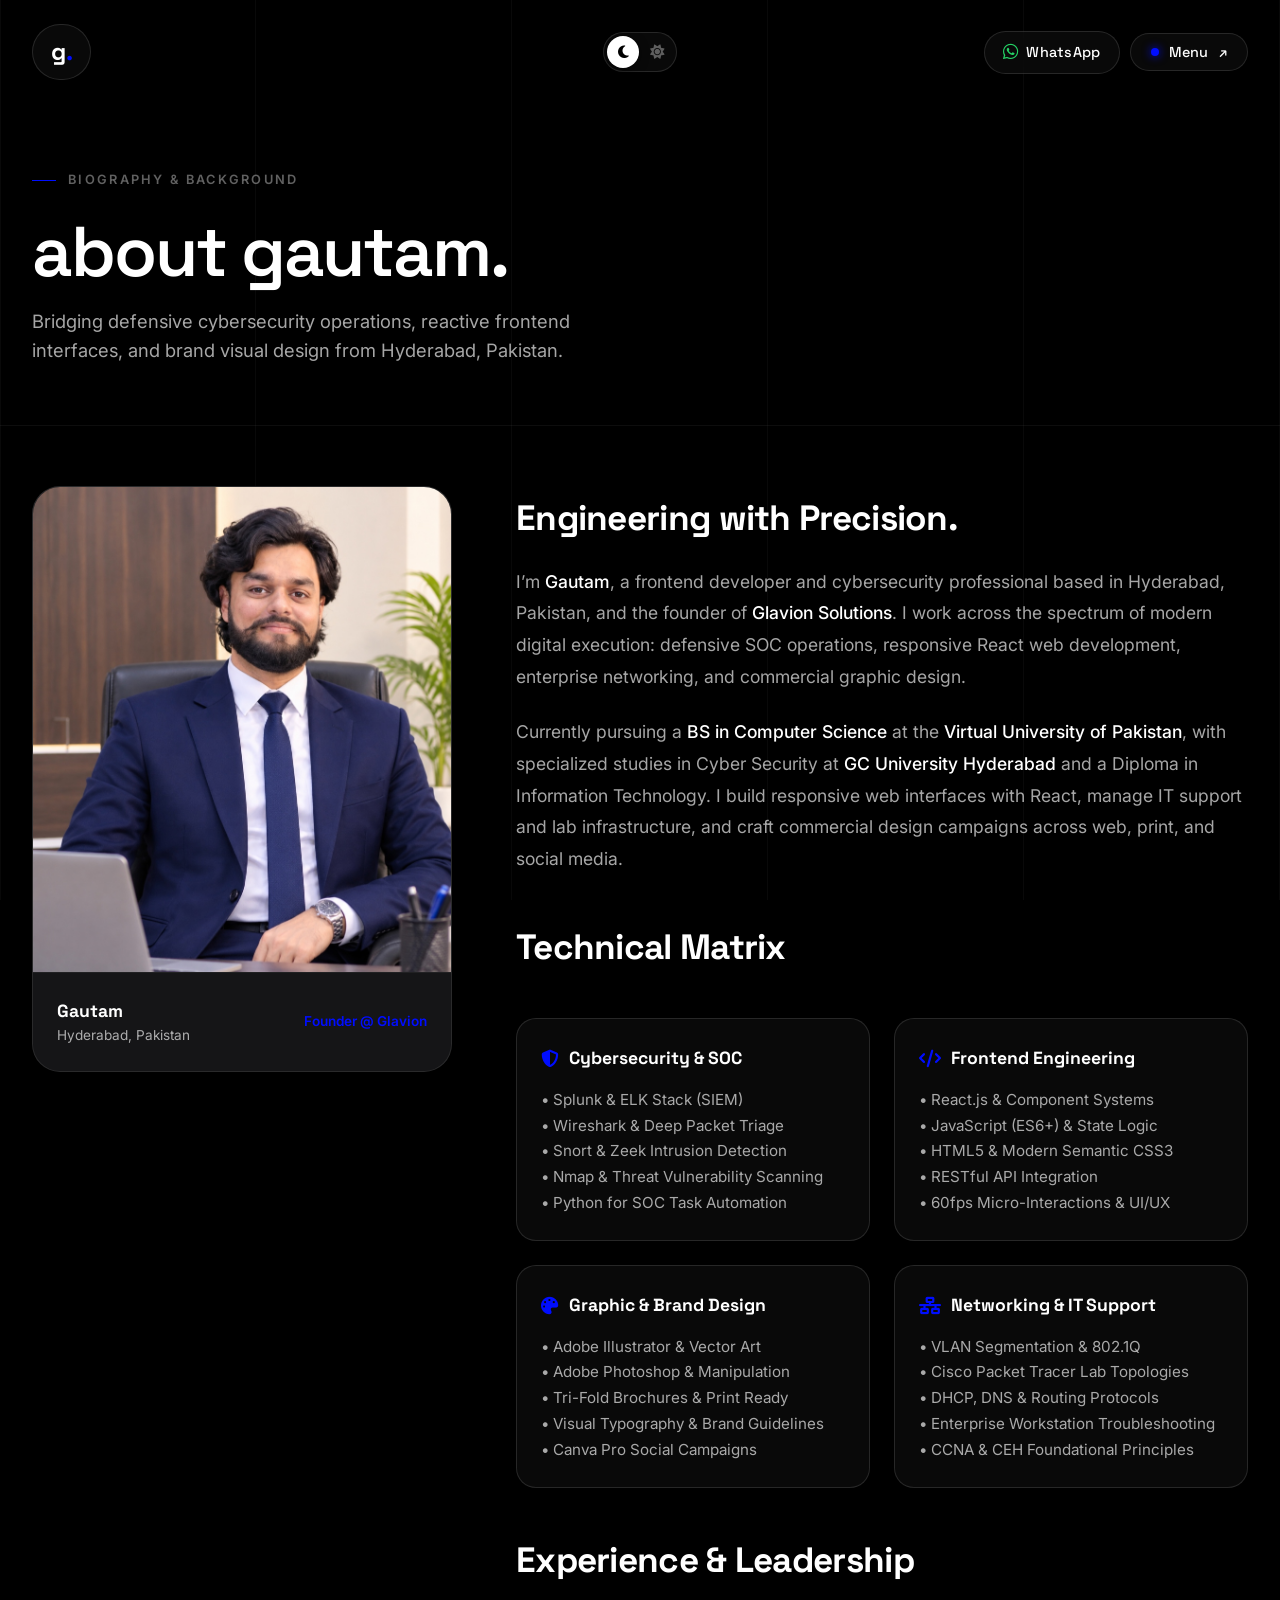
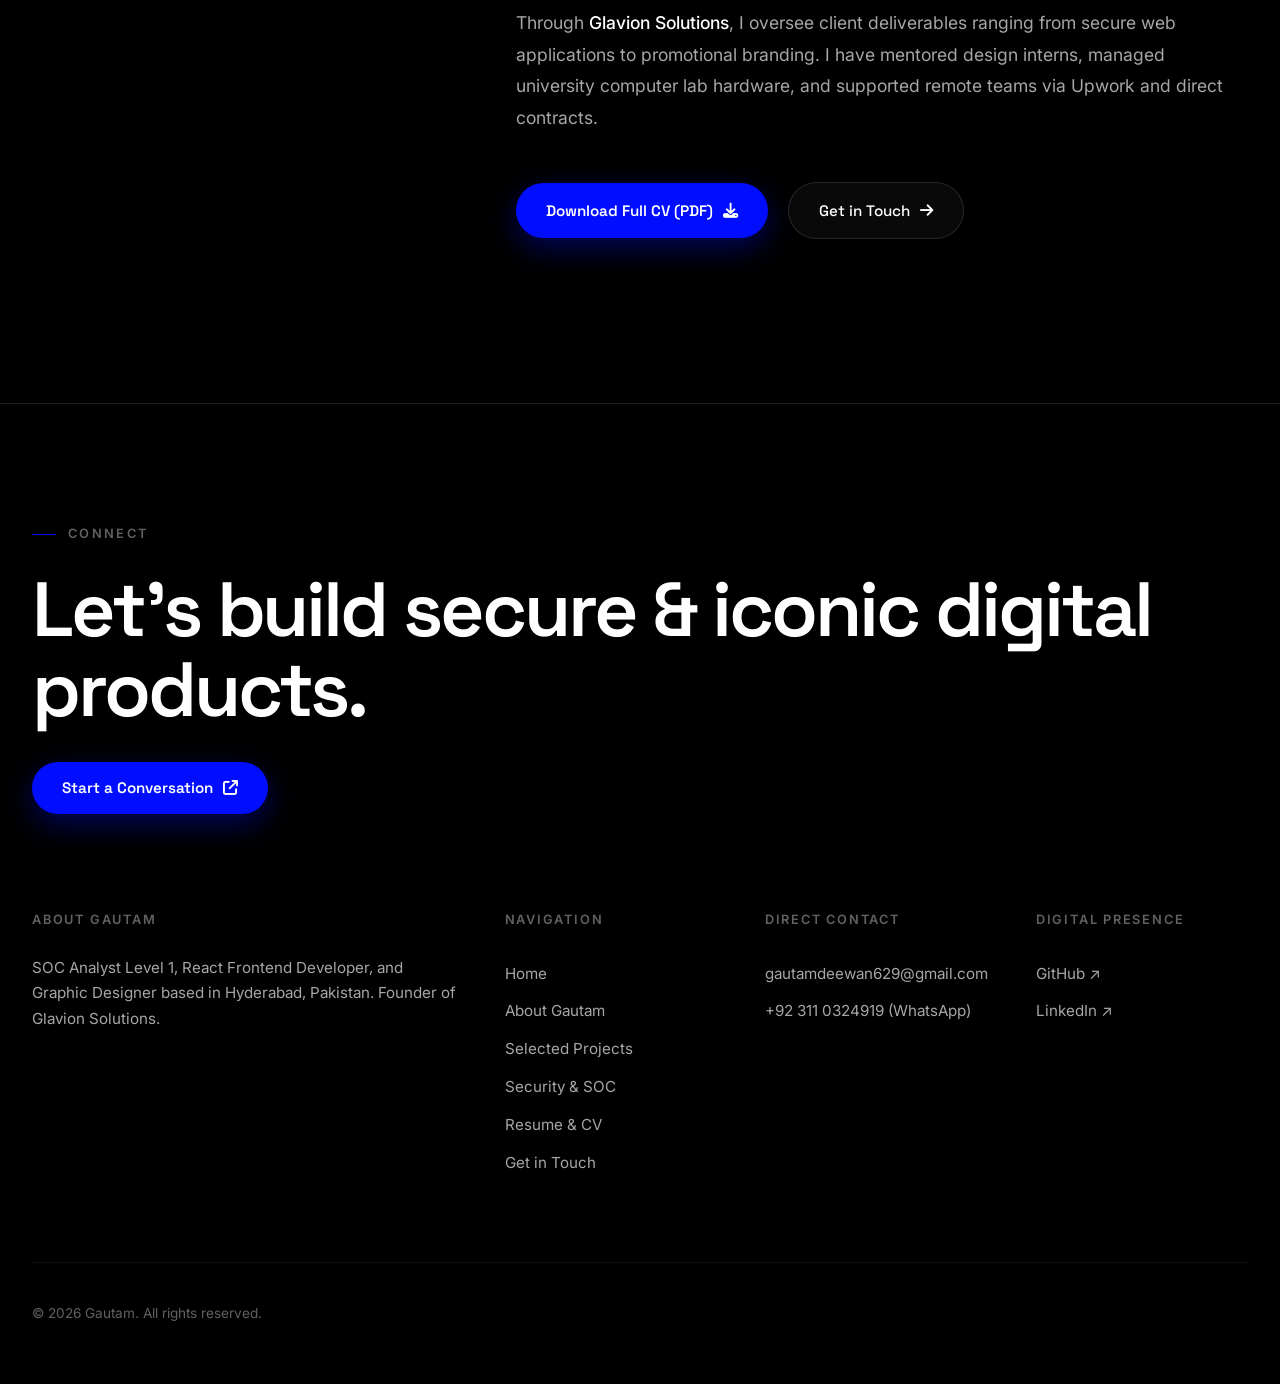
<file: about.html>
<!DOCTYPE html>
<html lang="en" data-theme="dark">

<head>
    <meta charset="UTF-8">
    <meta name="viewport" content="width=device-width, initial-scale=1.0, viewport-fit=cover">
    <title>About Gautam — Security & SOC, Frontend Dev, Graphic Design, Networking & IT</title>
    <meta name="description"
        content="I’m Gautam, a SOC Analyst Level 1, React frontend developer, and graphic designer based in Hyderabad, Pakistan. Founder of Glavion Solutions.">
    <meta name="author" content="Gautam">

    <!-- Open Graph -->
    <meta property="og:title" content="About Gautam — Security, Frontend & Creative Studio">
    <meta property="og:description" content="SOC Analyst Level 1, React Frontend Developer & Graphic Designer from Hyderabad, Pakistan.">
    <meta property="og:type" content="website">
    <meta property="og:image" content="assets/myimage.png">
    <meta property="og:url" content="https://goutamdeewan561-oss.github.io/about.html">

    <!-- Favicon -->
    <link rel="icon" href="assets/favicon.svg" type="image/svg+xml">
    <link rel="apple-touch-icon" href="assets/myimage.png">

    <!-- Fonts & Icons -->
    <link rel="preconnect" href="https://fonts.googleapis.com">
    <link rel="preconnect" href="https://fonts.gstatic.com" crossorigin>
    <link href="https://fonts.googleapis.com/css2?family=Space+Grotesk:wght@300;400;500;600;700&family=Inter:wght@300;400;500;600;700&display=swap" rel="stylesheet">
    <link rel="stylesheet" href="https://cdnjs.cloudflare.com/ajax/libs/font-awesome/6.5.1/css/all.min.css">

    <!-- Mowa Design System Stylesheet -->
    <link rel="stylesheet" href="css/mowa-theme.css">
</head>

<body>
    <!-- 5-Column Grid Lines -->
    <div class="mowa-grid-guide" aria-hidden="true">
        <span></span><span></span><span></span><span></span><span></span>
    </div>

    <!-- Magnetic Follower Cursor -->
    <div id="mowa-cursor" aria-hidden="true"></div>

    <!-- Signature Floating Pill Navigation -->
    <header class="mowa-nav">
        <div class="container">
            <div class="mowa-nav-inner">
                <a href="index.html" class="mowa-logo" aria-label="Gautam Home">
                    g<span class="dot">.</span>
                </a>
                <button type="button" class="mowa-theme-pill" id="theme-toggle" aria-label="Toggle dark and light theme">
                    <span class="theme-icon-track">
                        <span class="theme-icon-btn moon-btn"><i class="fas fa-moon"></i></span>
                        <span class="theme-icon-btn sun-btn"><i class="fas fa-sun"></i></span>
                    </span>
                </button>
                <div class="mowa-nav-actions">
                    <a href="https://wa.me/923110324919" target="_blank" rel="noopener" class="mowa-whatsapp-pill" aria-label="Chat with Gautam on WhatsApp">
                        <i class="fab fa-whatsapp"></i>
                        <span>WhatsApp</span>
                    </a>
                    <button type="button" class="mowa-menu-trigger" id="menu-toggle" aria-label="Open Navigation Menu">
                    <span class="mowa-menu-dot"></span>
                    <span>Menu</span>
                    <span class="arrow">↗</span>
                </button>
                </div>
            </div>
        </div>
    </header>

    <!-- Fullscreen Swiss Navigation Overlay -->
    <div class="mowa-overlay" id="nav-overlay" aria-hidden="true">
        <div class="mowa-overlay-content">
            <nav class="mowa-overlay-links">
                <a href="index.html" class="mowa-overlay-link"><span class="num">01</span>Home</a>
                <a href="about.html" class="mowa-overlay-link"><span class="num">02</span>About</a>
                <a href="projects.html" class="mowa-overlay-link"><span class="num">03</span>Projects</a>
                <a href="cybersecurity.html" class="mowa-overlay-link"><span class="num">04</span>Security &amp; SOC</a>
                <a href="resume.html" class="mowa-overlay-link"><span class="num">05</span>Resume</a>
                <a href="blog.html" class="mowa-overlay-link"><span class="num">06</span>Blog</a>
                <a href="contact.html" class="mowa-overlay-link"><span class="num">07</span>Contact</a>
            </nav>
            <div class="mowa-overlay-info">
                <div>
                    <h4>Direct Contact</h4>
                    <p><a href="mailto:gautamdeewan629@gmail.com">gautamdeewan629@gmail.com</a></p>
                    <p><a href="https://wa.me/923110324919" target="_blank" rel="noopener">+92 311 0324919</a></p>
                </div>
                <div>
                    <h4>Headquarters</h4>
                    <p>Hyderabad, Pakistan</p>
                    <p>Founder, Glavion Solutions</p>
                </div>
                <div>
                    <h4>Digital Profiles</h4>
                    <p><a href="https://github.com/goutamdeewan561-oss" target="_blank" rel="noopener">GitHub ↗</a></p>
                    <p><a href="https://www.linkedin.com/in/gautam-deewan-b76525382" target="_blank" rel="noopener">LinkedIn ↗</a></p>
                </div>
            </div>
        </div>
    </div>

    <main>
        <!-- Page Hero -->
        <section class="mowa-page-hero">
            <div class="container">
                <div class="mowa-eyebrow">Biography &amp; Background</div>
                <h1 class="mowa-display-title">about gautam.</h1>
                <p class="mowa-section-sub">
                    Bridging defensive cybersecurity operations, reactive frontend interfaces, and brand visual design from Hyderabad, Pakistan.
                </p>
            </div>
        </section>

        <!-- About Profile Content -->
        <section class="container">
            <div class="mowa-about-grid">
                <!-- Left Sticky Portrait Card -->
                <div class="mowa-portrait-card">
                    <img src="assets/myimage.png" alt="Gautam — SOC Analyst & Frontend Developer">
                    <div class="mowa-portrait-meta">
                        <div>
                            <strong>Gautam</strong>
                            <div style="font-size: 0.85rem; color: var(--mowa-text-muted);">Hyderabad, Pakistan</div>
                        </div>
                        <span>Founder @ Glavion</span>
                    </div>
                </div>

                <!-- Right Prose & Skills Matrix -->
                <div class="mowa-about-prose">
                    <h2>Engineering with Precision.</h2>
                    <p>
                        I’m <strong>Gautam</strong>, a frontend developer and cybersecurity professional based in Hyderabad, Pakistan, and the founder of <strong>Glavion Solutions</strong>. I work across the spectrum of modern digital execution: defensive SOC operations, responsive React web development, enterprise networking, and commercial graphic design.
                    </p>
                    <p>
                        Currently pursuing a <strong>BS in Computer Science</strong> at the <strong>Virtual University of Pakistan</strong>, with specialized studies in Cyber Security at <strong>GC University Hyderabad</strong> and a Diploma in Information Technology. I build responsive web interfaces with React, manage IT support and lab infrastructure, and craft commercial design campaigns across web, print, and social media.
                    </p>

                    <h2>Technical Matrix</h2>
                    <div class="mowa-skills-matrix">
                        <div class="mowa-skill-box">
                            <h4><i class="fas fa-shield-halved"></i> Cybersecurity &amp; SOC</h4>
                            <ul>
                                <li>• Splunk &amp; ELK Stack (SIEM)</li>
                                <li>• Wireshark &amp; Deep Packet Triage</li>
                                <li>• Snort &amp; Zeek Intrusion Detection</li>
                                <li>• Nmap &amp; Threat Vulnerability Scanning</li>
                                <li>• Python for SOC Task Automation</li>
                            </ul>
                        </div>
                        <div class="mowa-skill-box">
                            <h4><i class="fas fa-code"></i> Frontend Engineering</h4>
                            <ul>
                                <li>• React.js &amp; Component Systems</li>
                                <li>• JavaScript (ES6+) &amp; State Logic</li>
                                <li>• HTML5 &amp; Modern Semantic CSS3</li>
                                <li>• RESTful API Integration</li>
                                <li>• 60fps Micro-Interactions &amp; UI/UX</li>
                            </ul>
                        </div>
                        <div class="mowa-skill-box">
                            <h4><i class="fas fa-palette"></i> Graphic &amp; Brand Design</h4>
                            <ul>
                                <li>• Adobe Illustrator &amp; Vector Art</li>
                                <li>• Adobe Photoshop &amp; Manipulation</li>
                                <li>• Tri-Fold Brochures &amp; Print Ready</li>
                                <li>• Visual Typography &amp; Brand Guidelines</li>
                                <li>• Canva Pro Social Campaigns</li>
                            </ul>
                        </div>
                        <div class="mowa-skill-box">
                            <h4><i class="fas fa-network-wired"></i> Networking &amp; IT Support</h4>
                            <ul>
                                <li>• VLAN Segmentation &amp; 802.1Q</li>
                                <li>• Cisco Packet Tracer Lab Topologies</li>
                                <li>• DHCP, DNS &amp; Routing Protocols</li>
                                <li>• Enterprise Workstation Troubleshooting</li>
                                <li>• CCNA &amp; CEH Foundational Principles</li>
                            </ul>
                        </div>
                    </div>

                    <h2>Experience &amp; Leadership</h2>
                    <p>
                        Through <strong>Glavion Solutions</strong>, I oversee client deliverables ranging from secure web applications to promotional branding. I have mentored design interns, managed university computer lab hardware, and supported remote teams via Upwork and direct contracts.
                    </p>

                    <div class="mowa-actions" style="margin-top: 3rem;">
                        <a href="resumes/Gautam-Resume.pdf" class="mowa-btn-primary" download>
                            <span>Download Full CV (PDF)</span>
                            <i class="fas fa-download"></i>
                        </a>
                        <a href="contact.html" class="mowa-btn-secondary">
                            <span>Get in Touch</span>
                            <i class="fas fa-arrow-right"></i>
                        </a>
                    </div>
                </div>
            </div>
        </section>
    </main>

    <!-- Swiss Modernist Footer -->
    <footer class="mowa-footer">
        <div class="container">
            <div class="mowa-footer-cta">
                <div class="mowa-eyebrow">Connect</div>
                <h2>Let's build secure &amp; iconic digital products.</h2>
                <a href="contact.html" class="mowa-btn-primary">
                    <span>Start a Conversation</span>
                    <i class="fas fa-arrow-up-right-from-square"></i>
                </a>
            </div>

            <div class="mowa-footer-grid">
                <div class="mowa-footer-col">
                    <h4>About Gautam</h4>
                    <p>SOC Analyst Level 1, React Frontend Developer, and Graphic Designer based in Hyderabad, Pakistan. Founder of Glavion Solutions.</p>
                </div>
                <div class="mowa-footer-col">
                    <h4>Navigation</h4>
                    <p><a href="index.html" class="mowa-footer-link">Home</a></p>
                    <p><a href="about.html" class="mowa-footer-link">About Gautam</a></p>
                    <p><a href="projects.html" class="mowa-footer-link">Selected Projects</a></p>
                    <p><a href="cybersecurity.html" class="mowa-footer-link">Security &amp; SOC</a></p>
                    <p><a href="resume.html" class="mowa-footer-link">Resume &amp; CV</a></p>
                    <p><a href="contact.html" class="mowa-footer-link">Get in Touch</a></p>
                </div>
                <div class="mowa-footer-col">
                    <h4>Direct Contact</h4>
                    <p><a href="mailto:gautamdeewan629@gmail.com" class="mowa-footer-link">gautamdeewan629@gmail.com</a></p>
                    <p><a href="https://wa.me/923110324919" target="_blank" rel="noopener" class="mowa-footer-link">+92 311 0324919 (WhatsApp)</a></p>
                </div>
                <div class="mowa-footer-col">
                    <h4>Digital Presence</h4>
                    <p><a href="https://github.com/goutamdeewan561-oss" target="_blank" rel="noopener" class="mowa-footer-link">GitHub ↗</a></p>
                    <p><a href="https://www.linkedin.com/in/gautam-deewan-b76525382" target="_blank" rel="noopener" class="mowa-footer-link">LinkedIn ↗</a></p>
                </div>
            </div>

            <div class="mowa-footer-bottom">
                <div>&copy; 2026 Gautam. All rights reserved.</div>
                
            </div>
        </div>
    </footer>

    <script src="js/mowa.js" defer></script>
</body>

</html>
</file>
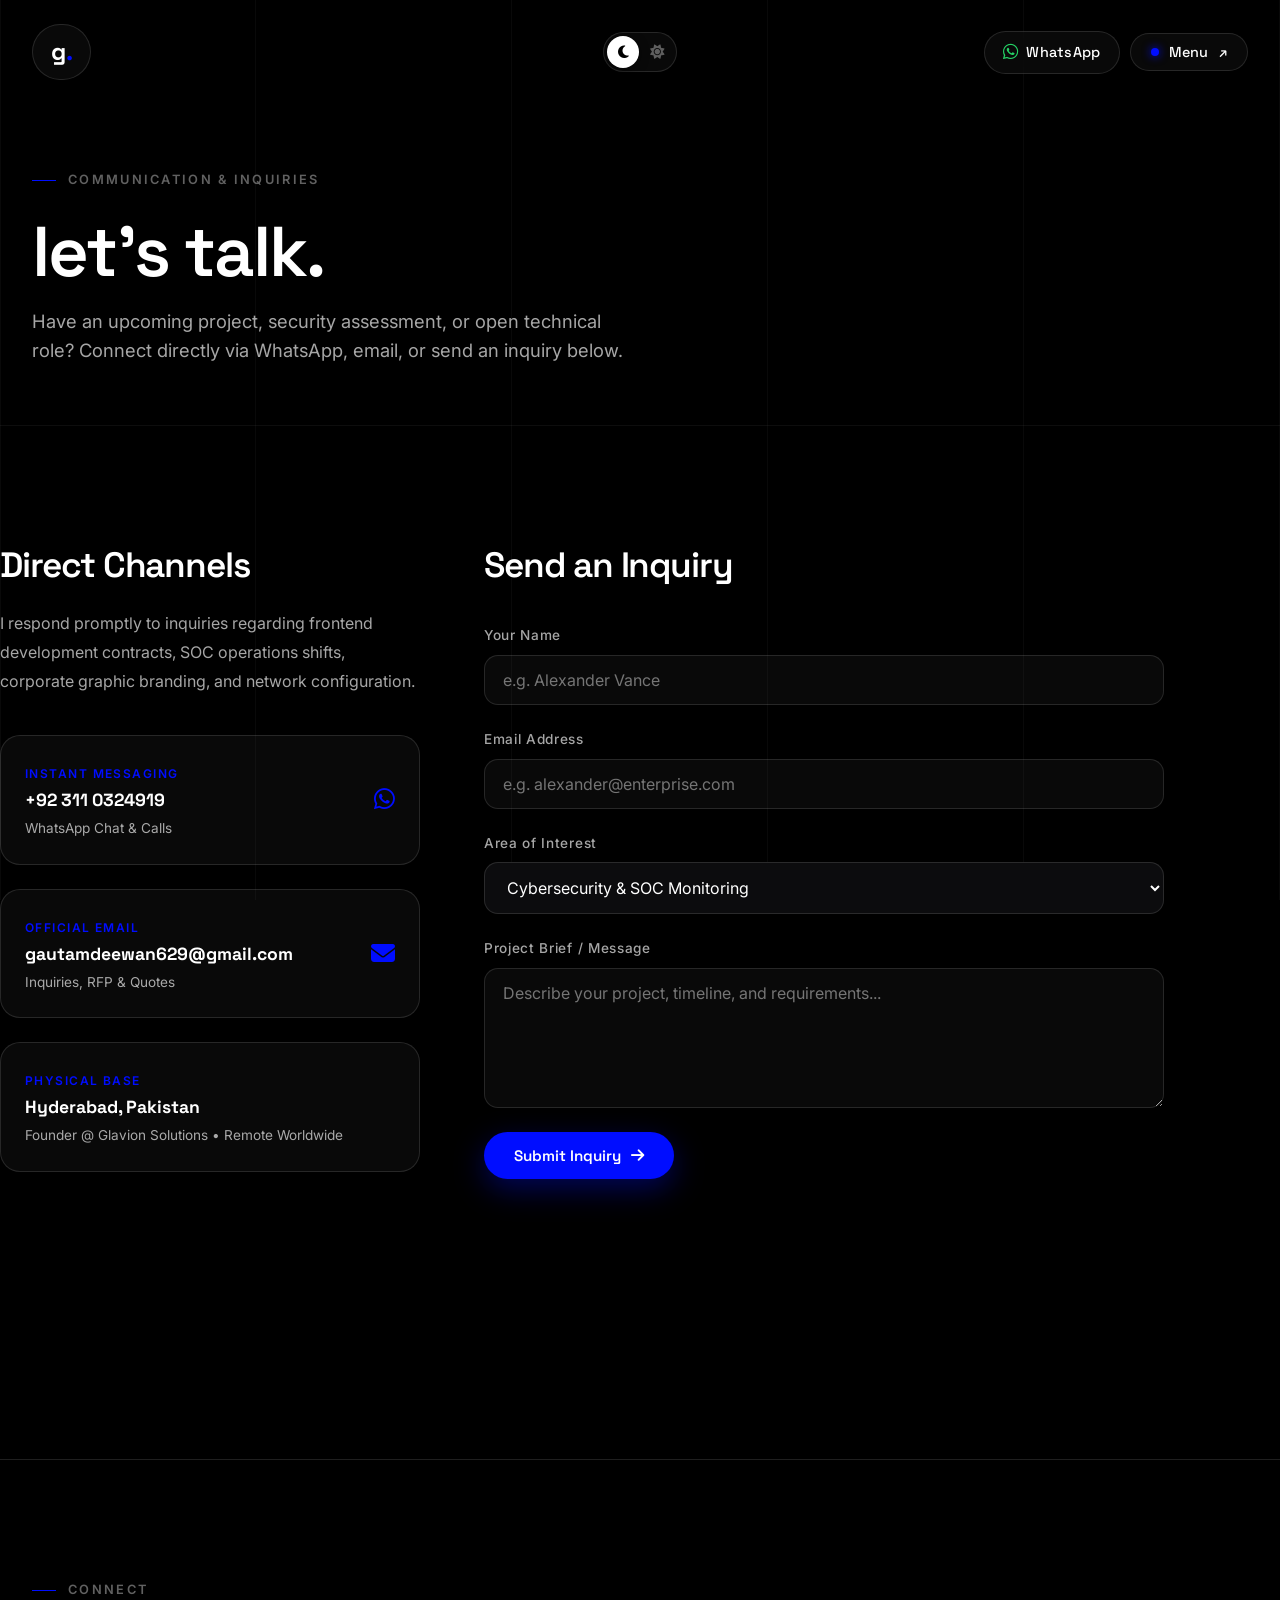
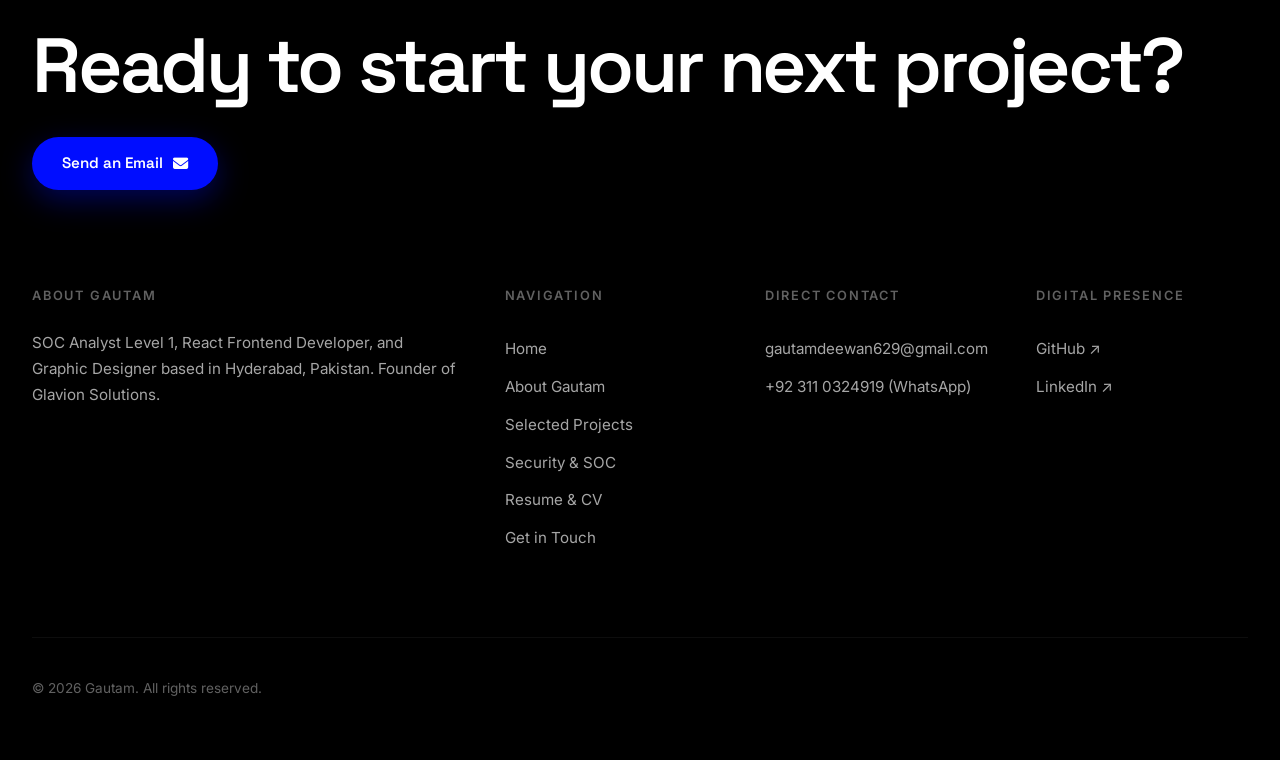
<file: contact.html>
<!DOCTYPE html>
<html lang="en" data-theme="dark">

<head>
    <meta charset="UTF-8">
    <meta name="viewport" content="width=device-width, initial-scale=1.0, viewport-fit=cover">
    <title>Contact Gautam — Security &amp; SOC, Frontend Dev, Graphic Design</title>
    <meta name="description"
        content="Get in touch with Gautam for cybersecurity SOC operations, React frontend engineering, graphic branding, or IT support. Hyderabad, Pakistan.">
    <meta name="author" content="Gautam">

    <!-- Open Graph -->
    <meta property="og:title" content="Contact Gautam — Security, Frontend &amp; Creative Studio">
    <meta property="og:description" content="Available for projects, remote development, and SOC operations. Reach out directly.">
    <meta property="og:type" content="website">
    <meta property="og:image" content="assets/myimage.png">
    <meta property="og:url" content="https://goutamdeewan561-oss.github.io/contact.html">

    <!-- Favicon -->
    <link rel="icon" href="assets/favicon.svg" type="image/svg+xml">
    <link rel="apple-touch-icon" href="assets/myimage.png">

    <!-- Fonts & Icons -->
    <link rel="preconnect" href="https://fonts.googleapis.com">
    <link rel="preconnect" href="https://fonts.gstatic.com" crossorigin>
    <link href="https://fonts.googleapis.com/css2?family=Space+Grotesk:wght@300;400;500;600;700&family=Inter:wght@300;400;500;600;700&display=swap" rel="stylesheet">
    <link rel="stylesheet" href="https://cdnjs.cloudflare.com/ajax/libs/font-awesome/6.5.1/css/all.min.css">

    <!-- Mowa Design System Stylesheet -->
    <link rel="stylesheet" href="css/mowa-theme.css">
</head>

<body>
    <!-- 5-Column Grid Lines -->
    <div class="mowa-grid-guide" aria-hidden="true">
        <span></span><span></span><span></span><span></span><span></span>
    </div>

    <!-- Magnetic Follower Cursor -->
    <div id="mowa-cursor" aria-hidden="true"></div>

    <!-- Floating Pill Navigation -->
    <header class="mowa-nav">
        <div class="container">
            <div class="mowa-nav-inner">
                <a href="index.html" class="mowa-logo" aria-label="Gautam Home">
                    g<span class="dot">.</span>
                </a>
                <button type="button" class="mowa-theme-pill" id="theme-toggle" aria-label="Toggle dark and light theme">
                    <span class="theme-icon-track">
                        <span class="theme-icon-btn moon-btn"><i class="fas fa-moon"></i></span>
                        <span class="theme-icon-btn sun-btn"><i class="fas fa-sun"></i></span>
                    </span>
                </button>
                <div class="mowa-nav-actions">
                    <a href="https://wa.me/923110324919" target="_blank" rel="noopener" class="mowa-whatsapp-pill" aria-label="Chat with Gautam on WhatsApp">
                        <i class="fab fa-whatsapp"></i>
                        <span>WhatsApp</span>
                    </a>
                    <button type="button" class="mowa-menu-trigger" id="menu-toggle" aria-label="Open Navigation Menu">
                    <span class="mowa-menu-dot"></span>
                    <span>Menu</span>
                    <span class="arrow">↗</span>
                </button>
                </div>
            </div>
        </div>
    </header>

    <!-- Fullscreen Swiss Overlay Menu -->
    <div class="mowa-overlay" id="nav-overlay" aria-hidden="true">
        <div class="mowa-overlay-content">
            <nav class="mowa-overlay-links">
                <a href="index.html" class="mowa-overlay-link"><span class="num">01</span>Home</a>
                <a href="about.html" class="mowa-overlay-link"><span class="num">02</span>About</a>
                <a href="projects.html" class="mowa-overlay-link"><span class="num">03</span>Projects</a>
                <a href="cybersecurity.html" class="mowa-overlay-link"><span class="num">04</span>Security &amp; SOC</a>
                <a href="resume.html" class="mowa-overlay-link"><span class="num">05</span>Resume</a>
                <a href="blog.html" class="mowa-overlay-link"><span class="num">06</span>Blog</a>
                <a href="contact.html" class="mowa-overlay-link"><span class="num">07</span>Contact</a>
            </nav>
            <div class="mowa-overlay-info">
                <div>
                    <h4>Direct Contact</h4>
                    <p><a href="mailto:gautamdeewan629@gmail.com">gautamdeewan629@gmail.com</a></p>
                    <p><a href="https://wa.me/923110324919" target="_blank" rel="noopener">+92 311 0324919</a></p>
                </div>
                <div>
                    <h4>Headquarters</h4>
                    <p>Hyderabad, Pakistan</p>
                    <p>Founder, Glavion Solutions</p>
                </div>
                <div>
                    <h4>Digital Profiles</h4>
                    <p><a href="https://github.com/goutamdeewan561-oss" target="_blank" rel="noopener">GitHub ↗</a></p>
                    <p><a href="https://www.linkedin.com/in/gautam-deewan-b76525382" target="_blank" rel="noopener">LinkedIn ↗</a></p>
                </div>
            </div>
        </div>
    </div>

    <main>
        <!-- Page Hero -->
        <section class="mowa-page-hero">
            <div class="container">
                <div class="mowa-eyebrow">Communication &amp; Inquiries</div>
                <h1 class="mowa-display-title">let's talk.</h1>
                <p class="mowa-section-sub">
                    Have an upcoming project, security assessment, or open technical role? Connect directly via WhatsApp, email, or send an inquiry below.
                </p>
            </div>
        </section>

        <!-- Contact Form & Info Grid -->
        <section class="container" style="padding: 60px 0 100px 0;">
            <div class="mowa-about-grid">
                <!-- Left Details Column -->
                <div>
                    <h2 class="mowa-section-title" style="font-size: 2.2rem; margin-bottom: 1.5rem;">Direct Channels</h2>
                    <p class="mowa-about-prose" style="font-size: 1rem; margin-bottom: 2.5rem;">
                        I respond promptly to inquiries regarding frontend development contracts, SOC operations shifts, corporate graphic branding, and network configuration.
                    </p>

                    <div style="display: flex; flex-direction: column; gap: 1.5rem;">
                        <!-- WhatsApp Card -->
                        <a href="https://wa.me/923110324919" target="_blank" rel="noopener" class="mowa-skill-box" style="text-decoration: none;">
                            <div style="display: flex; align-items: center; justify-content: space-between;">
                                <div>
                                    <span class="mowa-grid-card-tag">Instant Messaging</span>
                                    <h4 style="margin: 0; color: #ffffff;">+92 311 0324919</h4>
                                    <p style="font-size: 0.85rem; color: var(--mowa-text-muted); margin: 0.25rem 0 0 0;">WhatsApp Chat &amp; Calls</p>
                                </div>
                                <span style="font-size: 1.5rem; color: var(--mowa-accent);"><i class="fab fa-whatsapp"></i></span>
                            </div>
                        </a>

                        <!-- Email Card -->
                        <a href="mailto:gautamdeewan629@gmail.com" class="mowa-skill-box" style="text-decoration: none;">
                            <div style="display: flex; align-items: center; justify-content: space-between;">
                                <div>
                                    <span class="mowa-grid-card-tag">Official Email</span>
                                    <h4 style="margin: 0; color: #ffffff;">gautamdeewan629@gmail.com</h4>
                                    <p style="font-size: 0.85rem; color: var(--mowa-text-muted); margin: 0.25rem 0 0 0;">Inquiries, RFP &amp; Quotes</p>
                                </div>
                                <span style="font-size: 1.5rem; color: var(--mowa-accent);"><i class="fas fa-envelope"></i></span>
                            </div>
                        </a>

                        <!-- Location Card -->
                        <div class="mowa-skill-box">
                            <span class="mowa-grid-card-tag">Physical Base</span>
                            <h4 style="margin: 0; color: #ffffff;">Hyderabad, Pakistan</h4>
                            <p style="font-size: 0.85rem; color: var(--mowa-text-muted); margin: 0.25rem 0 0 0;">Founder @ Glavion Solutions • Remote Worldwide</p>
                        </div>
                    </div>
                </div>

                <!-- Right Form Column -->
                <div>
                    <h2 class="mowa-section-title" style="font-size: 2.2rem; margin-bottom: 1.5rem;">Send an Inquiry</h2>
                    
                    <form class="mowa-form" id="contactForm" onsubmit="event.preventDefault(); alert('Thank you Gautam has received your inquiry and will reach out promptly.');">
                        <div class="mowa-form-group">
                            <label for="name">Your Name</label>
                            <input type="text" id="name" class="mowa-input" placeholder="e.g. Alexander Vance" required>
                        </div>

                        <div class="mowa-form-group">
                            <label for="email">Email Address</label>
                            <input type="email" id="email" class="mowa-input" placeholder="e.g. alexander@enterprise.com" required>
                        </div>

                        <div class="mowa-form-group">
                            <label for="service">Area of Interest</label>
                            <select id="service" class="mowa-input" style="background: var(--mowa-surface); color: var(--mowa-text);">
                                <option value="soc">Cybersecurity &amp; SOC Monitoring</option>
                                <option value="frontend">React Frontend Web Development</option>
                                <option value="graphic">Graphic Design &amp; Brand Collateral</option>
                                <option value="networking">Networking &amp; IT Support</option>
                                <option value="general">General Collaboration</option>
                            </select>
                        </div>

                        <div class="mowa-form-group">
                            <label for="message">Project Brief / Message</label>
                            <textarea id="message" class="mowa-textarea" placeholder="Describe your project, timeline, and requirements..." required></textarea>
                        </div>

                        <button type="submit" class="mowa-btn-primary" style="align-self: flex-start;">
                            <span>Submit Inquiry</span>
                            <i class="fas fa-arrow-right"></i>
                        </button>
                    </form>
                </div>
            </div>
        </section>
    </main>

    <!-- Swiss Modernist Footer -->
    <footer class="mowa-footer">
        <div class="container">
            <div class="mowa-footer-cta">
                <div class="mowa-eyebrow">Connect</div>
                <h2>Ready to start your next project?</h2>
                <a href="mailto:gautamdeewan629@gmail.com" class="mowa-btn-primary">
                    <span>Send an Email</span>
                    <i class="fas fa-envelope"></i>
                </a>
            </div>

            <div class="mowa-footer-grid">
                <div class="mowa-footer-col">
                    <h4>About Gautam</h4>
                    <p>SOC Analyst Level 1, React Frontend Developer, and Graphic Designer based in Hyderabad, Pakistan. Founder of Glavion Solutions.</p>
                </div>
                <div class="mowa-footer-col">
                    <h4>Navigation</h4>
                    <p><a href="index.html" class="mowa-footer-link">Home</a></p>
                    <p><a href="about.html" class="mowa-footer-link">About Gautam</a></p>
                    <p><a href="projects.html" class="mowa-footer-link">Selected Projects</a></p>
                    <p><a href="cybersecurity.html" class="mowa-footer-link">Security &amp; SOC</a></p>
                    <p><a href="resume.html" class="mowa-footer-link">Resume &amp; CV</a></p>
                    <p><a href="contact.html" class="mowa-footer-link">Get in Touch</a></p>
                </div>
                <div class="mowa-footer-col">
                    <h4>Direct Contact</h4>
                    <p><a href="mailto:gautamdeewan629@gmail.com" class="mowa-footer-link">gautamdeewan629@gmail.com</a></p>
                    <p><a href="https://wa.me/923110324919" target="_blank" rel="noopener" class="mowa-footer-link">+92 311 0324919 (WhatsApp)</a></p>
                </div>
                <div class="mowa-footer-col">
                    <h4>Digital Presence</h4>
                    <p><a href="https://github.com/goutamdeewan561-oss" target="_blank" rel="noopener" class="mowa-footer-link">GitHub ↗</a></p>
                    <p><a href="https://www.linkedin.com/in/gautam-deewan-b76525382" target="_blank" rel="noopener" class="mowa-footer-link">LinkedIn ↗</a></p>
                </div>
            </div>

            <div class="mowa-footer-bottom">
                <div>&copy; 2026 Gautam. All rights reserved.</div>
                
            </div>
        </div>
    </footer>

    <script src="js/mowa.js" defer></script>
</body>

</html>
</file>
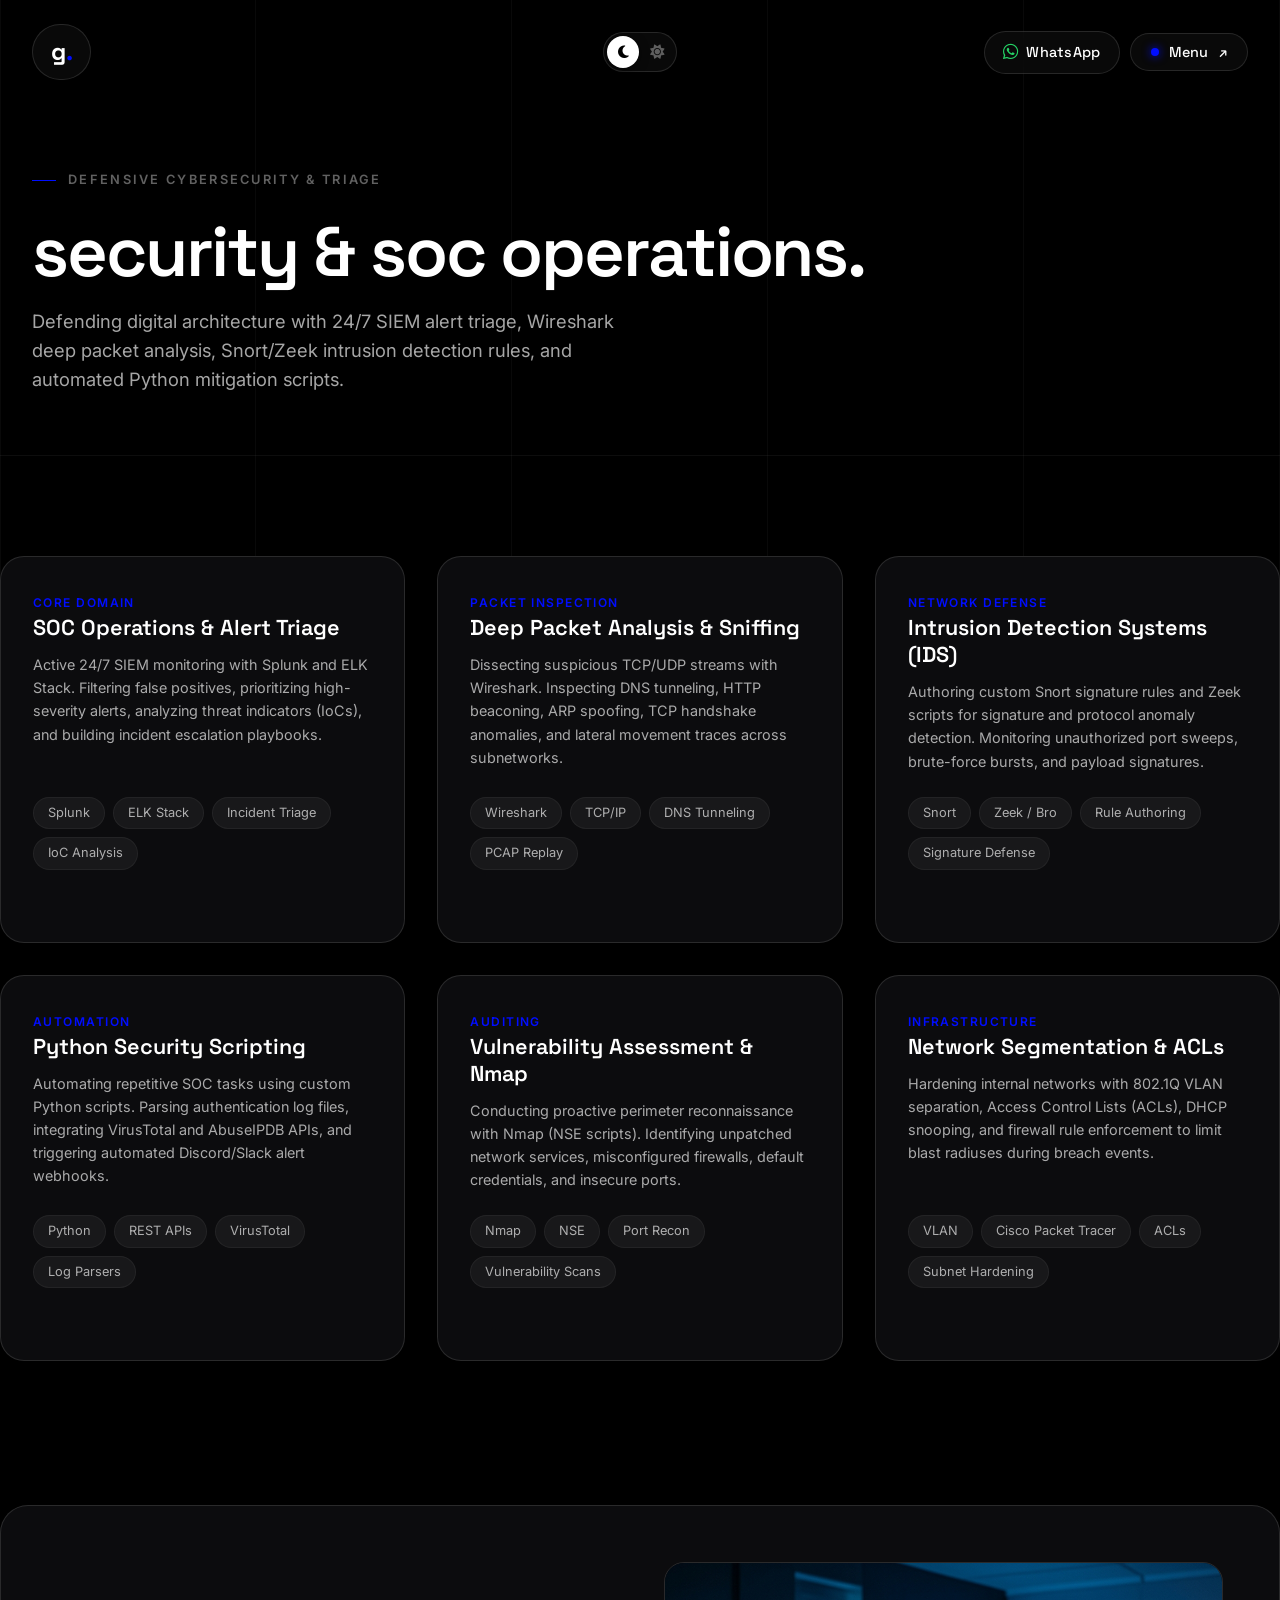
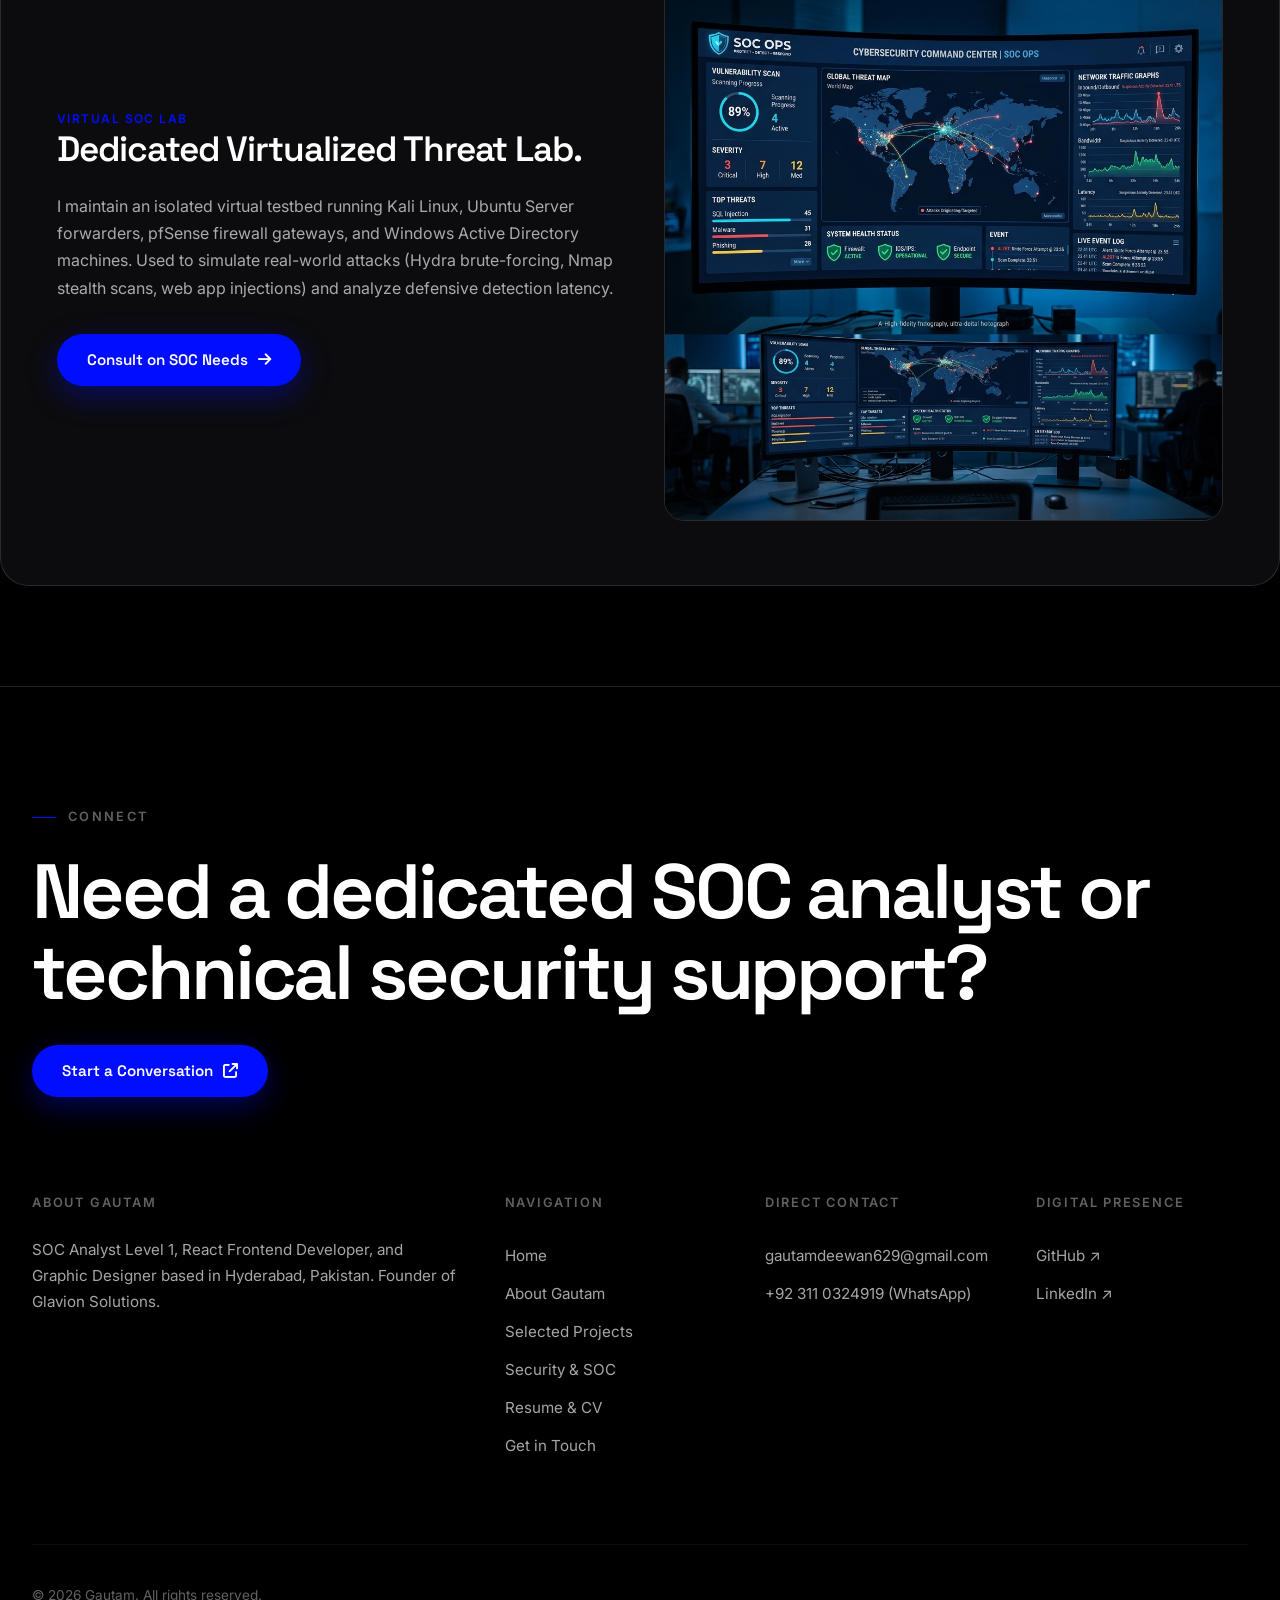
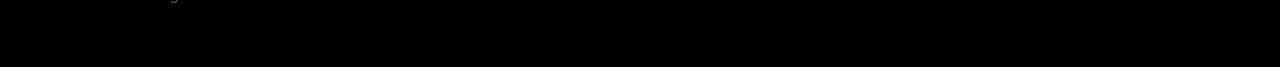
<file: cybersecurity.html>
<!DOCTYPE html>
<html lang="en" data-theme="dark">

<head>
    <meta charset="UTF-8">
    <meta name="viewport" content="width=device-width, initial-scale=1.0, viewport-fit=cover">
    <title>Cybersecurity &amp; SOC Operations — Gautam</title>
    <meta name="description"
        content="Defensive cybersecurity, Level 1 SOC operations, SIEM monitoring (Splunk &amp; ELK), Wireshark packet triage, and threat mitigation by Gautam.">
    <meta name="author" content="Gautam">

    <!-- Open Graph -->
    <meta property="og:title" content="Security &amp; SOC Operations — Gautam">
    <meta property="og:description" content="SOC Analyst Level 1, Incident Triage, SIEM and Threat Hunting.">
    <meta property="og:type" content="website">
    <meta property="og:image" content="assets/projects/vapt-security.png">
    <meta property="og:url" content="https://goutamdeewan561-oss.github.io/cybersecurity.html">

    <!-- Favicon -->
    <link rel="icon" href="assets/favicon.svg" type="image/svg+xml">
    <link rel="apple-touch-icon" href="assets/myimage.png">

    <!-- Fonts & Icons -->
    <link rel="preconnect" href="https://fonts.googleapis.com">
    <link rel="preconnect" href="https://fonts.gstatic.com" crossorigin>
    <link href="https://fonts.googleapis.com/css2?family=Space+Grotesk:wght@300;400;500;600;700&family=Inter:wght@300;400;500;600;700&display=swap" rel="stylesheet">
    <link rel="stylesheet" href="https://cdnjs.cloudflare.com/ajax/libs/font-awesome/6.5.1/css/all.min.css">

    <!-- Mowa Design System Stylesheet -->
    <link rel="stylesheet" href="css/mowa-theme.css">
</head>

<body>
    <!-- 5-Column Grid Lines -->
    <div class="mowa-grid-guide" aria-hidden="true">
        <span></span><span></span><span></span><span></span><span></span>
    </div>

    <!-- Magnetic Follower Cursor -->
    <div id="mowa-cursor" aria-hidden="true"></div>

    <!-- Floating Pill Navigation -->
    <header class="mowa-nav">
        <div class="container">
            <div class="mowa-nav-inner">
                <a href="index.html" class="mowa-logo" aria-label="Gautam Home">
                    g<span class="dot">.</span>
                </a>
                <button type="button" class="mowa-theme-pill" id="theme-toggle" aria-label="Toggle dark and light theme">
                    <span class="theme-icon-track">
                        <span class="theme-icon-btn moon-btn"><i class="fas fa-moon"></i></span>
                        <span class="theme-icon-btn sun-btn"><i class="fas fa-sun"></i></span>
                    </span>
                </button>
                <div class="mowa-nav-actions">
                    <a href="https://wa.me/923110324919" target="_blank" rel="noopener" class="mowa-whatsapp-pill" aria-label="Chat with Gautam on WhatsApp">
                        <i class="fab fa-whatsapp"></i>
                        <span>WhatsApp</span>
                    </a>
                    <button type="button" class="mowa-menu-trigger" id="menu-toggle" aria-label="Open Navigation Menu">
                    <span class="mowa-menu-dot"></span>
                    <span>Menu</span>
                    <span class="arrow">↗</span>
                </button>
                </div>
            </div>
        </div>
    </header>

    <!-- Fullscreen Swiss Overlay Menu -->
    <div class="mowa-overlay" id="nav-overlay" aria-hidden="true">
        <div class="mowa-overlay-content">
            <nav class="mowa-overlay-links">
                <a href="index.html" class="mowa-overlay-link"><span class="num">01</span>Home</a>
                <a href="about.html" class="mowa-overlay-link"><span class="num">02</span>About</a>
                <a href="projects.html" class="mowa-overlay-link"><span class="num">03</span>Projects</a>
                <a href="cybersecurity.html" class="mowa-overlay-link"><span class="num">04</span>Security &amp; SOC</a>
                <a href="resume.html" class="mowa-overlay-link"><span class="num">05</span>Resume</a>
                <a href="blog.html" class="mowa-overlay-link"><span class="num">06</span>Blog</a>
                <a href="contact.html" class="mowa-overlay-link"><span class="num">07</span>Contact</a>
            </nav>
            <div class="mowa-overlay-info">
                <div>
                    <h4>Direct Contact</h4>
                    <p><a href="mailto:gautamdeewan629@gmail.com">gautamdeewan629@gmail.com</a></p>
                    <p><a href="https://wa.me/923110324919" target="_blank" rel="noopener">+92 311 0324919</a></p>
                </div>
                <div>
                    <h4>Headquarters</h4>
                    <p>Hyderabad, Pakistan</p>
                    <p>Founder, Glavion Solutions</p>
                </div>
                <div>
                    <h4>Digital Profiles</h4>
                    <p><a href="https://github.com/goutamdeewan561-oss" target="_blank" rel="noopener">GitHub ↗</a></p>
                    <p><a href="https://www.linkedin.com/in/gautam-deewan-b76525382" target="_blank" rel="noopener">LinkedIn ↗</a></p>
                </div>
            </div>
        </div>
    </div>

    <main>
        <!-- Page Hero -->
        <section class="mowa-page-hero">
            <div class="container">
                <div class="mowa-eyebrow">Defensive Cybersecurity &amp; Triage</div>
                <h1 class="mowa-display-title">security &amp; soc operations.</h1>
                <p class="mowa-section-sub">
                    Defending digital architecture with 24/7 SIEM alert triage, Wireshark deep packet analysis, Snort/Zeek intrusion detection rules, and automated Python mitigation scripts.
                </p>
            </div>
        </section>

        <!-- Core SOC Capabilities -->
        <section class="container" style="padding: 60px 0 100px 0;">
            <div class="mowa-cards-grid">
                <!-- Box 1: SOC L1 Operations -->
                <div class="mowa-grid-card">
                    <div class="mowa-grid-card-body">
                        <div>
                            <span class="mowa-grid-card-tag">Core Domain</span>
                            <h3 class="mowa-grid-card-title">SOC Operations &amp; Alert Triage</h3>
                            <p class="mowa-grid-card-desc">
                                Active 24/7 SIEM monitoring with Splunk and ELK Stack. Filtering false positives, prioritizing high-severity alerts, analyzing threat indicators (IoCs), and building incident escalation playbooks.
                            </p>
                        </div>
                        <div class="mowa-project-tech">
                            <span>Splunk</span><span>ELK Stack</span><span>Incident Triage</span><span>IoC Analysis</span>
                        </div>
                    </div>
                </div>

                <!-- Box 2: Network Forensics -->
                <div class="mowa-grid-card">
                    <div class="mowa-grid-card-body">
                        <div>
                            <span class="mowa-grid-card-tag">Packet Inspection</span>
                            <h3 class="mowa-grid-card-title">Deep Packet Analysis &amp; Sniffing</h3>
                            <p class="mowa-grid-card-desc">
                                Dissecting suspicious TCP/UDP streams with Wireshark. Inspecting DNS tunneling, HTTP beaconing, ARP spoofing, TCP handshake anomalies, and lateral movement traces across subnetworks.
                            </p>
                        </div>
                        <div class="mowa-project-tech">
                            <span>Wireshark</span><span>TCP/IP</span><span>DNS Tunneling</span><span>PCAP Replay</span>
                        </div>
                    </div>
                </div>

                <!-- Box 3: IDS/IPS Engineering -->
                <div class="mowa-grid-card">
                    <div class="mowa-grid-card-body">
                        <div>
                            <span class="mowa-grid-card-tag">Network Defense</span>
                            <h3 class="mowa-grid-card-title">Intrusion Detection Systems (IDS)</h3>
                            <p class="mowa-grid-card-desc">
                                Authoring custom Snort signature rules and Zeek scripts for signature and protocol anomaly detection. Monitoring unauthorized port sweeps, brute-force bursts, and payload signatures.
                            </p>
                        </div>
                        <div class="mowa-project-tech">
                            <span>Snort</span><span>Zeek / Bro</span><span>Rule Authoring</span><span>Signature Defense</span>
                        </div>
                    </div>
                </div>

                <!-- Box 4: Security Automation -->
                <div class="mowa-grid-card">
                    <div class="mowa-grid-card-body">
                        <div>
                            <span class="mowa-grid-card-tag">Automation</span>
                            <h3 class="mowa-grid-card-title">Python Security Scripting</h3>
                            <p class="mowa-grid-card-desc">
                                Automating repetitive SOC tasks using custom Python scripts. Parsing authentication log files, integrating VirusTotal and AbuseIPDB APIs, and triggering automated Discord/Slack alert webhooks.
                            </p>
                        </div>
                        <div class="mowa-project-tech">
                            <span>Python</span><span>REST APIs</span><span>VirusTotal</span><span>Log Parsers</span>
                        </div>
                    </div>
                </div>

                <!-- Box 5: Vulnerability Assessment -->
                <div class="mowa-grid-card">
                    <div class="mowa-grid-card-body">
                        <div>
                            <span class="mowa-grid-card-tag">Auditing</span>
                            <h3 class="mowa-grid-card-title">Vulnerability Assessment &amp; Nmap</h3>
                            <p class="mowa-grid-card-desc">
                                Conducting proactive perimeter reconnaissance with Nmap (NSE scripts). Identifying unpatched network services, misconfigured firewalls, default credentials, and insecure ports.
                            </p>
                        </div>
                        <div class="mowa-project-tech">
                            <span>Nmap</span><span>NSE</span><span>Port Recon</span><span>Vulnerability Scans</span>
                        </div>
                    </div>
                </div>

                <!-- Box 6: Networking & Segmentation -->
                <div class="mowa-grid-card">
                    <div class="mowa-grid-card-body">
                        <div>
                            <span class="mowa-grid-card-tag">Infrastructure</span>
                            <h3 class="mowa-grid-card-title">Network Segmentation &amp; ACLs</h3>
                            <p class="mowa-grid-card-desc">
                                Hardening internal networks with 802.1Q VLAN separation, Access Control Lists (ACLs), DHCP snooping, and firewall rule enforcement to limit blast radiuses during breach events.
                            </p>
                        </div>
                        <div class="mowa-project-tech">
                            <span>VLAN</span><span>Cisco Packet Tracer</span><span>ACLs</span><span>Subnet Hardening</span>
                        </div>
                    </div>
                </div>
            </div>

            <!-- Lab Architecture Feature Card -->
            <div style="margin-top: 4rem; background: var(--mowa-surface); border: 1px solid var(--mowa-border); border-radius: 28px; padding: 3.5rem; display: grid; grid-template-columns: 1fr 1fr; gap: 3rem; align-items: center;">
                <div>
                    <span class="mowa-grid-card-tag">Virtual SOC Lab</span>
                    <h2 class="mowa-section-title" style="font-size: 2.2rem; margin-bottom: 1.5rem;">Dedicated Virtualized Threat Lab.</h2>
                    <p class="mowa-about-prose" style="font-size: 1rem; line-height: 1.7; margin-bottom: 2rem;">
                        I maintain an isolated virtual testbed running Kali Linux, Ubuntu Server forwarders, pfSense firewall gateways, and Windows Active Directory machines. Used to simulate real-world attacks (Hydra brute-forcing, Nmap stealth scans, web app injections) and analyze defensive detection latency.
                    </p>
                    <a href="contact.html" class="mowa-btn-primary">
                        <span>Consult on SOC Needs</span>
                        <i class="fas fa-arrow-right"></i>
                    </a>
                </div>
                <div>
                    <img src="assets/projects/vapt-security.png" alt="SOC Virtual Lab Diagram" style="width: 100%; border-radius: 20px; border: 1px solid var(--mowa-border);" loading="lazy">
                </div>
            </div>
        </section>
    </main>

    <!-- Swiss Modernist Footer -->
    <footer class="mowa-footer">
        <div class="container">
            <div class="mowa-footer-cta">
                <div class="mowa-eyebrow">Connect</div>
                <h2>Need a dedicated SOC analyst or technical security support?</h2>
                <a href="contact.html" class="mowa-btn-primary">
                    <span>Start a Conversation</span>
                    <i class="fas fa-arrow-up-right-from-square"></i>
                </a>
            </div>

            <div class="mowa-footer-grid">
                <div class="mowa-footer-col">
                    <h4>About Gautam</h4>
                    <p>SOC Analyst Level 1, React Frontend Developer, and Graphic Designer based in Hyderabad, Pakistan. Founder of Glavion Solutions.</p>
                </div>
                <div class="mowa-footer-col">
                    <h4>Navigation</h4>
                    <p><a href="index.html" class="mowa-footer-link">Home</a></p>
                    <p><a href="about.html" class="mowa-footer-link">About Gautam</a></p>
                    <p><a href="projects.html" class="mowa-footer-link">Selected Projects</a></p>
                    <p><a href="cybersecurity.html" class="mowa-footer-link">Security &amp; SOC</a></p>
                    <p><a href="resume.html" class="mowa-footer-link">Resume &amp; CV</a></p>
                    <p><a href="contact.html" class="mowa-footer-link">Get in Touch</a></p>
                </div>
                <div class="mowa-footer-col">
                    <h4>Direct Contact</h4>
                    <p><a href="mailto:gautamdeewan629@gmail.com" class="mowa-footer-link">gautamdeewan629@gmail.com</a></p>
                    <p><a href="https://wa.me/923110324919" target="_blank" rel="noopener" class="mowa-footer-link">+92 311 0324919 (WhatsApp)</a></p>
                </div>
                <div class="mowa-footer-col">
                    <h4>Digital Presence</h4>
                    <p><a href="https://github.com/goutamdeewan561-oss" target="_blank" rel="noopener" class="mowa-footer-link">GitHub ↗</a></p>
                    <p><a href="https://www.linkedin.com/in/gautam-deewan-b76525382" target="_blank" rel="noopener" class="mowa-footer-link">LinkedIn ↗</a></p>
                </div>
            </div>

            <div class="mowa-footer-bottom">
                <div>&copy; 2026 Gautam. All rights reserved.</div>
                
            </div>
        </div>
    </footer>

    <script src="js/mowa.js" defer></script>
</body>

</html>
</file>
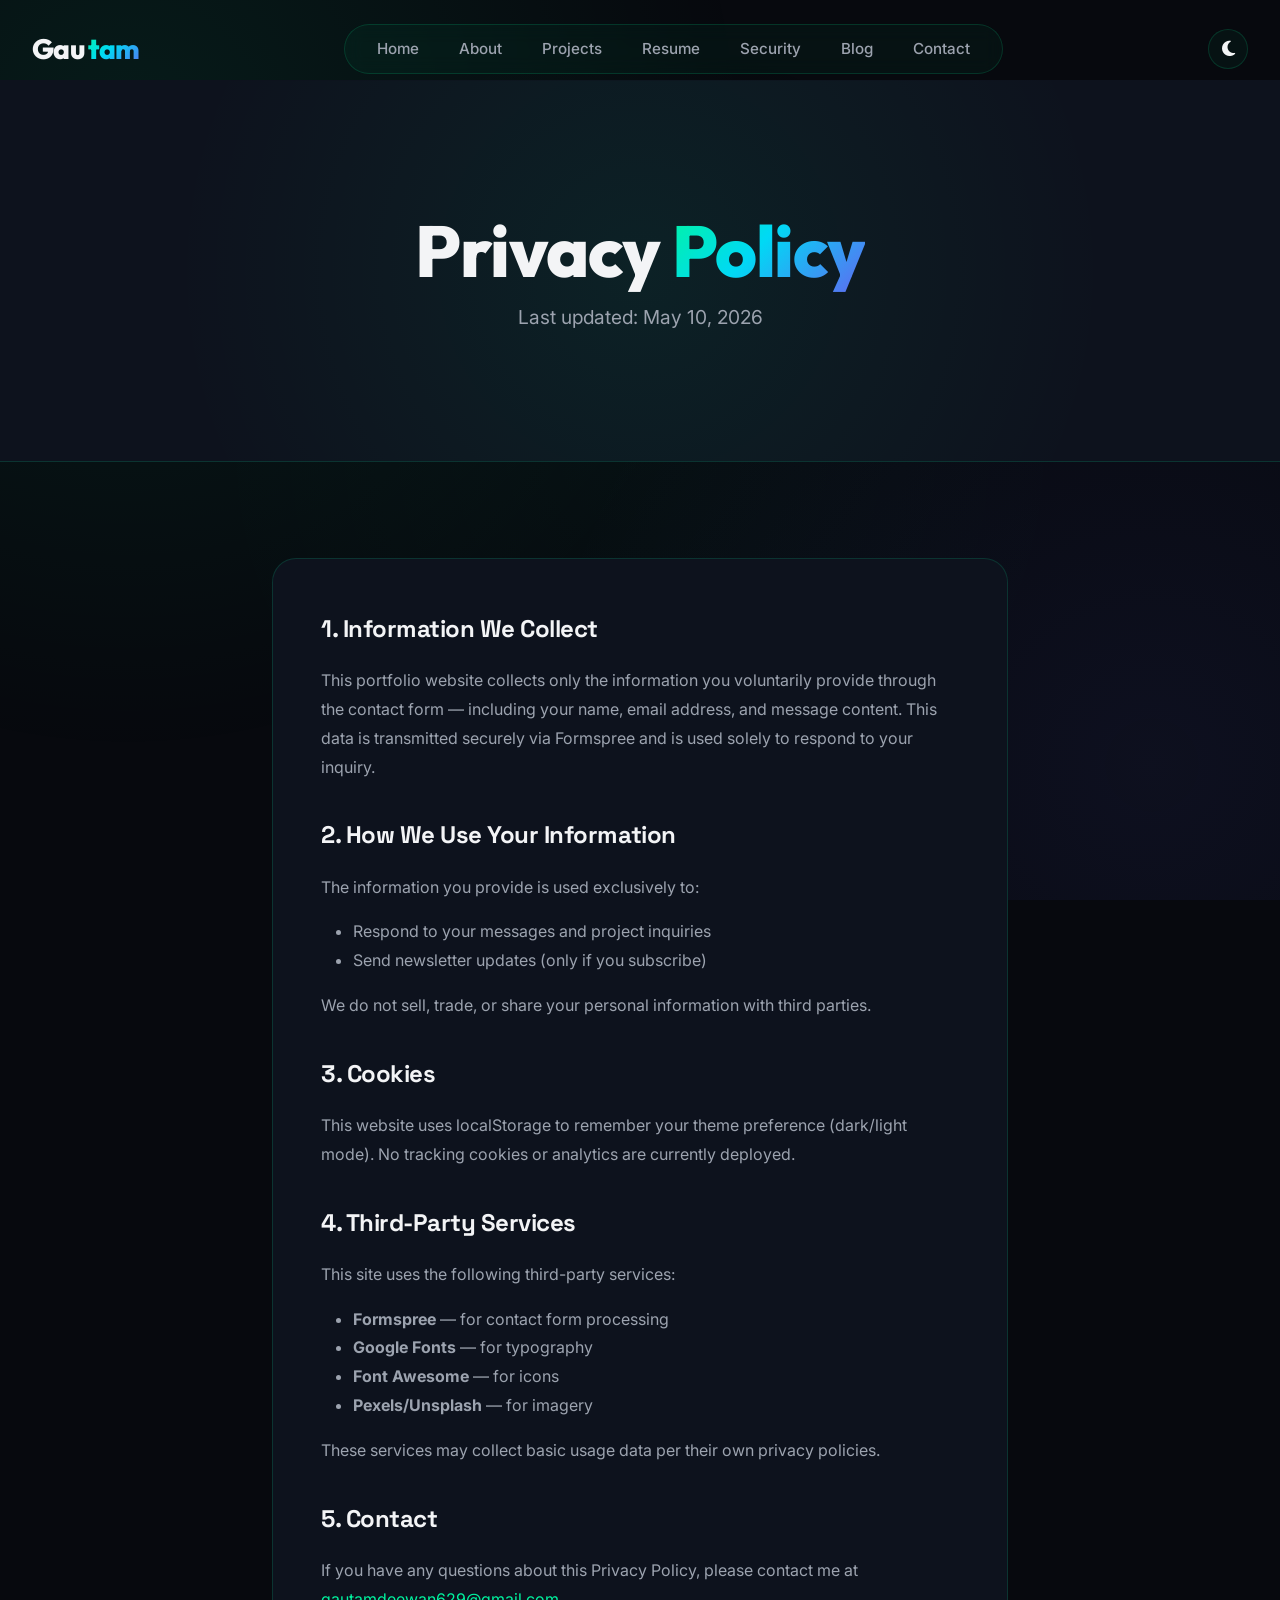
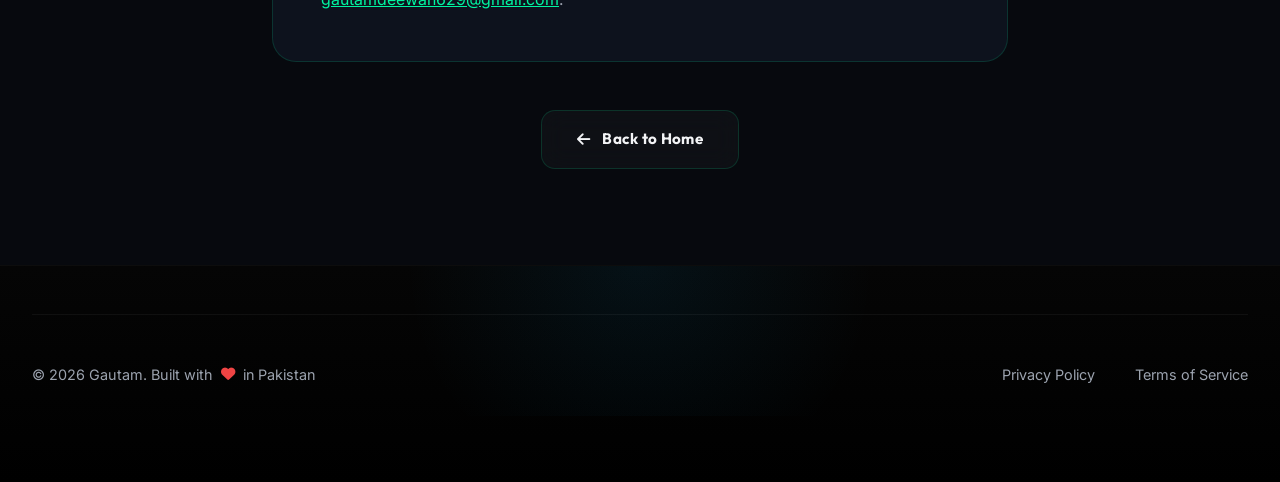
<file: privacy.html>
<!DOCTYPE html>
<html lang="en">
<head>
    <meta charset="UTF-8">
    <meta name="viewport" content="width=device-width, initial-scale=1.0">
    <title>Privacy Policy | Gautam Portfolio</title>
    <meta name="description" content="Privacy Policy for Gautam's portfolio website. Learn how your data is handled.">
    <link rel="icon" href="assets/favicon.svg" type="image/svg+xml">
    <link rel="canonical" href="https://goutamdeewan561-oss.github.io/privacy.html">
    <link href="https://fonts.googleapis.com/css2?family=Space+Grotesk:wght@300;400;500;600;700&family=Inter:wght@300;400;500;600;700&display=swap" rel="stylesheet">
    <link rel="stylesheet" href="https://cdnjs.cloudflare.com/ajax/libs/font-awesome/6.5.1/css/all.min.css">
    <link rel="stylesheet" href="css/style.css">
    <link rel="stylesheet" href="css/pages.css">
</head>
<body>
    <div id="custom-cursor"></div>
    <nav class="navbar">
        <div class="container">
            <a href="index.html" class="logo"><span class="logo-text">Gau</span>
                <span class="logo-highlight">tam</span></a>
            <div class="nav-links">
                <a href="index.html" class="nav-link">Home</a>
                <a href="about.html" class="nav-link">About</a>
                <a href="projects.html" class="nav-link">Projects</a>
                <a href="resume.html" class="nav-link">Resume</a>
                <a href="cybersecurity.html" class="nav-link">Security</a>
                <a href="blog.html" class="nav-link">Blog</a>
                <a href="contact.html" class="nav-link">Contact</a>
            </div>
            <div class="nav-actions">
                <button id="theme-toggle" class="theme-toggle-btn"><i class="fas fa-moon"></i></button>
                <button class="menu-toggle" id="menuToggle"><span></span><span></span><span></span></button>
            </div>
        </div>
    </nav>

    <section class="page-header">
        <div class="container">
            <h1 data-aos="fade-up">Privacy <span class="highlight">Policy</span></h1>
            <p data-aos="fade-up">Last updated: May 10, 2026</p>
        </div>
    </section>

    <section style="padding: 6rem 0;">
        <div class="container" style="max-width: 800px;">
            <div style="background: var(--dark-surface); border: 1px solid var(--border-glass); border-radius: 24px; padding: 3rem; line-height: 1.8; color: var(--text-muted);">
                <h2 style="color: var(--text-main); margin-bottom: 1rem; font-family: 'Space Grotesk', sans-serif;">1. Information We Collect</h2>
                <p>This portfolio website collects only the information you voluntarily provide through the contact form — including your name, email address, and message content. This data is transmitted securely via Formspree and is used solely to respond to your inquiry.</p>

                <h2 style="color: var(--text-main); margin: 2rem 0 1rem; font-family: 'Space Grotesk', sans-serif;">2. How We Use Your Information</h2>
                <p>The information you provide is used exclusively to:</p>
                <ul style="margin: 1rem 0 1rem 2rem;">
                    <li>Respond to your messages and project inquiries</li>
                    <li>Send newsletter updates (only if you subscribe)</li>
                </ul>
                <p>We do not sell, trade, or share your personal information with third parties.</p>

                <h2 style="color: var(--text-main); margin: 2rem 0 1rem; font-family: 'Space Grotesk', sans-serif;">3. Cookies</h2>
                <p>This website uses localStorage to remember your theme preference (dark/light mode). No tracking cookies or analytics are currently deployed.</p>

                <h2 style="color: var(--text-main); margin: 2rem 0 1rem; font-family: 'Space Grotesk', sans-serif;">4. Third-Party Services</h2>
                <p>This site uses the following third-party services:</p>
                <ul style="margin: 1rem 0 1rem 2rem;">
                    <li><strong>Formspree</strong> — for contact form processing</li>
                    <li><strong>Google Fonts</strong> — for typography</li>
                    <li><strong>Font Awesome</strong> — for icons</li>
                    <li><strong>Pexels/Unsplash</strong> — for imagery</li>
                </ul>
                <p>These services may collect basic usage data per their own privacy policies.</p>

                <h2 style="color: var(--text-main); margin: 2rem 0 1rem; font-family: 'Space Grotesk', sans-serif;">5. Contact</h2>
                <p>If you have any questions about this Privacy Policy, please contact me at <a href="mailto:gautamdeewan629@gmail.com" style="color: var(--primary);">gautamdeewan629@gmail.com</a>.</p>
            </div>
            <div style="text-align: center; margin-top: 3rem;">
                <a href="index.html" class="btn-outline"><i class="fas fa-arrow-left"></i> Back to Home</a>
            </div>
        </div>
    </section>

    <footer class="footer" style="padding: 3rem 0;">
        <div class="container">
            <div class="footer-bottom">
                <div class="footer-copyright">
                    <p>&copy; 2026 Gautam. Built with <i class="fas fa-heart" style="color: #ef4444;"></i> in Pakistan</p>
                </div>
                <div class="footer-legal">
                    <a href="privacy.html">Privacy Policy</a>
                    <a href="terms.html">Terms of Service</a>
                </div>
            </div>
        </div>
    </footer>

    <script src="https://unpkg.com/aos@2.3.1/dist/aos.js"></script>
    <script src="js/main.js"></script>
</body>
</html>
</file>
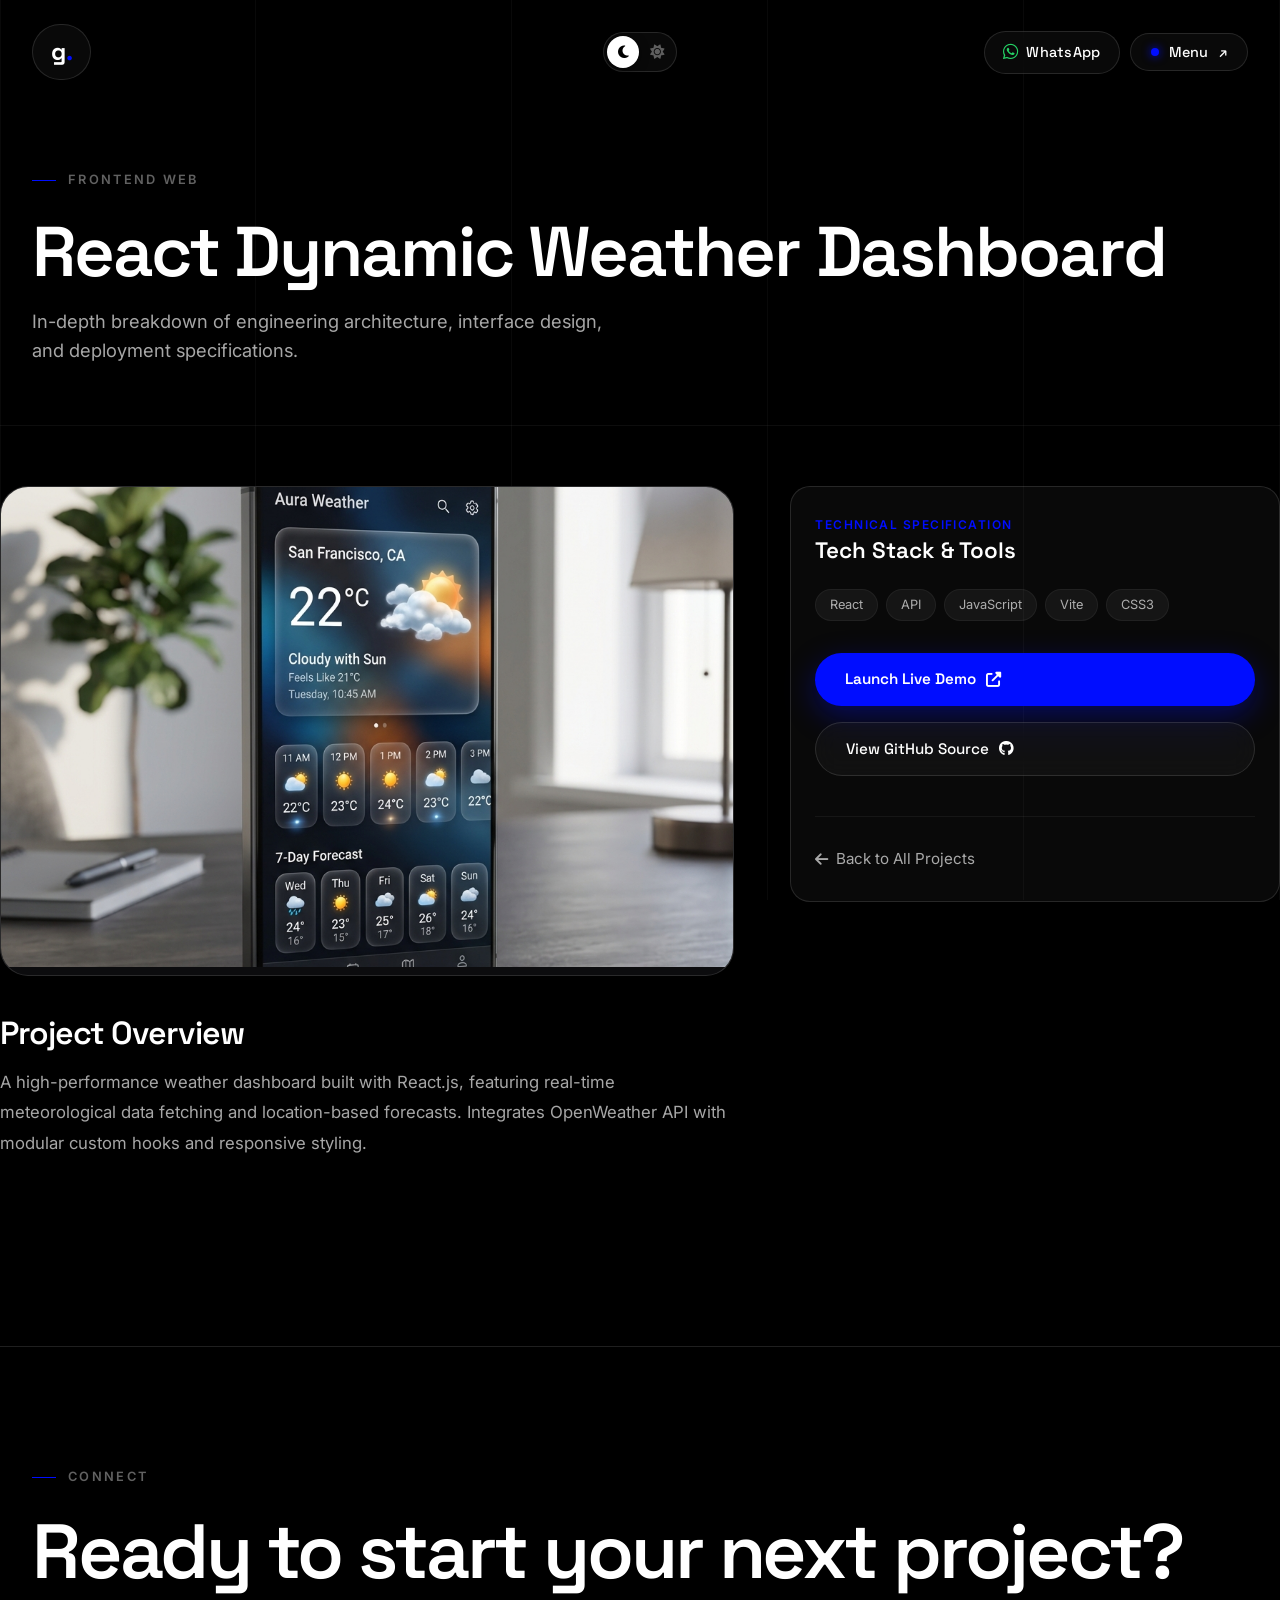
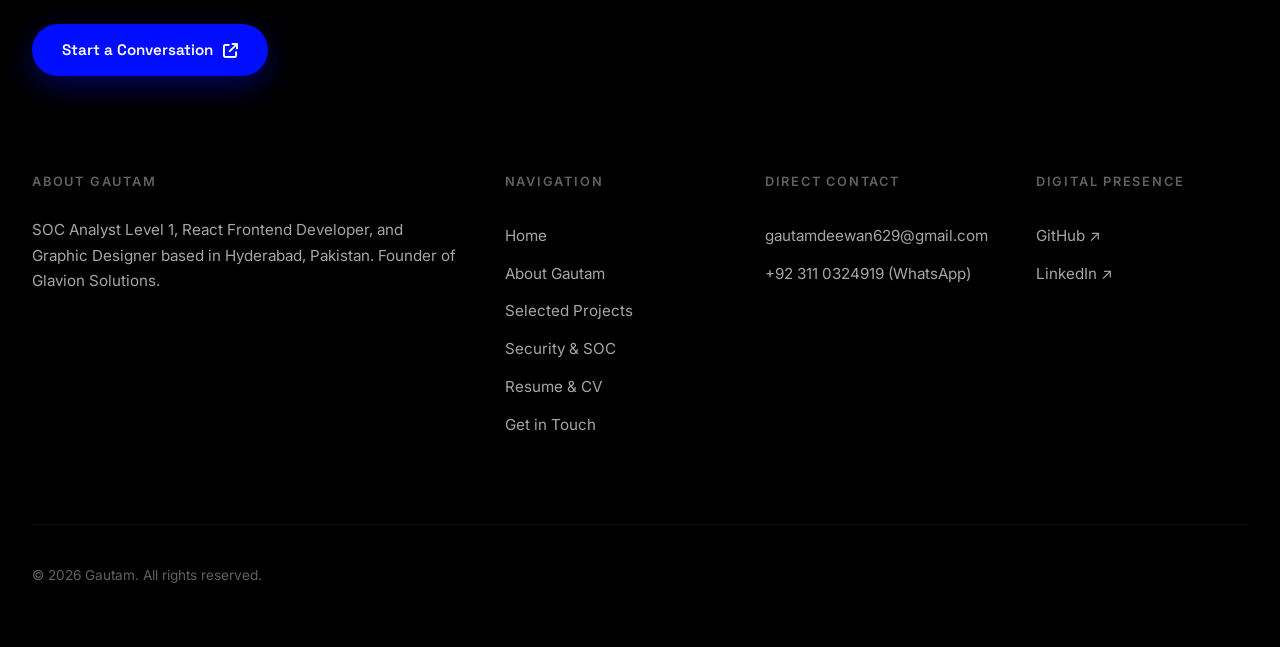
<file: project-details.html>
<!DOCTYPE html>
<html lang="en" data-theme="dark">

<head>
    <meta charset="UTF-8">
    <meta name="viewport" content="width=device-width, initial-scale=1.0, viewport-fit=cover">
    <title>Project Details — Gautam | Security, Frontend &amp; Creative Studio</title>
    <meta name="description" content="Detailed overview of technical architecture, design execution, and project metrics by Gautam.">
    <meta name="author" content="Gautam">

    <!-- Fonts & Icons -->
    <link rel="preconnect" href="https://fonts.googleapis.com">
    <link rel="preconnect" href="https://fonts.gstatic.com" crossorigin>
    <link href="https://fonts.googleapis.com/css2?family=Space+Grotesk:wght@300;400;500;600;700&family=Inter:wght@300;400;500;600;700&display=swap" rel="stylesheet">
    <link rel="stylesheet" href="https://cdnjs.cloudflare.com/ajax/libs/font-awesome/6.5.1/css/all.min.css">

    <!-- Mowa Design System Stylesheet -->
    <link rel="stylesheet" href="css/mowa-theme.css">
</head>

<body>
    <!-- 5-Column Grid Lines -->
    <div class="mowa-grid-guide" aria-hidden="true">
        <span></span><span></span><span></span><span></span><span></span>
    </div>

    <!-- Magnetic Follower Cursor -->
    <div id="mowa-cursor" aria-hidden="true"></div>

    <!-- Floating Pill Navigation -->
    <header class="mowa-nav">
        <div class="container">
            <div class="mowa-nav-inner">
                <a href="index.html" class="mowa-logo" aria-label="Gautam Home">
                    g<span class="dot">.</span>
                </a>
                <button type="button" class="mowa-theme-pill" id="theme-toggle" aria-label="Toggle dark and light theme">
                    <span class="theme-icon-track">
                        <span class="theme-icon-btn moon-btn"><i class="fas fa-moon"></i></span>
                        <span class="theme-icon-btn sun-btn"><i class="fas fa-sun"></i></span>
                    </span>
                </button>
                <div class="mowa-nav-actions">
                    <a href="https://wa.me/923110324919" target="_blank" rel="noopener" class="mowa-whatsapp-pill" aria-label="Chat with Gautam on WhatsApp">
                        <i class="fab fa-whatsapp"></i>
                        <span>WhatsApp</span>
                    </a>
                    <button type="button" class="mowa-menu-trigger" id="menu-toggle" aria-label="Open Navigation Menu">
                    <span class="mowa-menu-dot"></span>
                    <span>Menu</span>
                    <span class="arrow">↗</span>
                </button>
                </div>
            </div>
        </div>
    </header>

    <!-- Fullscreen Swiss Overlay Menu -->
    <div class="mowa-overlay" id="nav-overlay" aria-hidden="true">
        <div class="mowa-overlay-content">
            <nav class="mowa-overlay-links">
                <a href="index.html" class="mowa-overlay-link"><span class="num">01</span>Home</a>
                <a href="about.html" class="mowa-overlay-link"><span class="num">02</span>About</a>
                <a href="projects.html" class="mowa-overlay-link"><span class="num">03</span>Projects</a>
                <a href="cybersecurity.html" class="mowa-overlay-link"><span class="num">04</span>Security &amp; SOC</a>
                <a href="resume.html" class="mowa-overlay-link"><span class="num">05</span>Resume</a>
                <a href="blog.html" class="mowa-overlay-link"><span class="num">06</span>Blog</a>
                <a href="contact.html" class="mowa-overlay-link"><span class="num">07</span>Contact</a>
            </nav>
            <div class="mowa-overlay-info">
                <div>
                    <h4>Direct Contact</h4>
                    <p><a href="mailto:gautamdeewan629@gmail.com">gautamdeewan629@gmail.com</a></p>
                    <p><a href="https://wa.me/923110324919" target="_blank" rel="noopener">+92 311 0324919</a></p>
                </div>
                <div>
                    <h4>Headquarters</h4>
                    <p>Hyderabad, Pakistan</p>
                    <p>Founder, Glavion Solutions</p>
                </div>
                <div>
                    <h4>Digital Profiles</h4>
                    <p><a href="https://github.com/goutamdeewan561-oss" target="_blank" rel="noopener">GitHub ↗</a></p>
                    <p><a href="https://www.linkedin.com/in/gautam-deewan-b76525382" target="_blank" rel="noopener">LinkedIn ↗</a></p>
                </div>
            </div>
        </div>
    </div>

    <main>
        <!-- Page Hero -->
        <section class="mowa-page-hero">
            <div class="container">
                <div class="mowa-eyebrow" id="projCategory">Project Details</div>
                <h1 class="mowa-display-title" id="projTitle">Loading Project...</h1>
                <p class="mowa-section-sub">
                    In-depth breakdown of engineering architecture, interface design, and deployment specifications.
                </p>
            </div>
        </section>

        <!-- Details Content -->
        <section class="container" style="padding: 60px 0 100px 0;">
            <div style="display: grid; grid-template-columns: 1.5fr 1fr; gap: 3.5rem;">
                <!-- Main Detail Content -->
                <div>
                    <div style="border-radius: 28px; overflow: hidden; background: var(--mowa-surface); border: 1px solid var(--mowa-border); margin-bottom: 2.5rem;">
                        <img id="projImage" src="" alt="Project Preview" style="width: 100%; max-height: 480px; object-fit: cover;">
                    </div>

                    <h2 class="mowa-section-title" style="font-size: 2rem; margin-bottom: 1rem;">Project Overview</h2>
                    <p class="mowa-about-prose" id="projDesc" style="font-size: 1.05rem; line-height: 1.8; margin-bottom: 2.5rem;"></p>

                    <div id="projGallery" style="display: grid; grid-template-columns: repeat(2, 1fr); gap: 1.5rem; margin-bottom: 3rem;"></div>
                </div>

                <!-- Meta Sidebar -->
                <div>
                    <div class="mowa-skill-box" style="position: sticky; top: 120px;">
                        <span class="mowa-grid-card-tag">Technical Specification</span>
                        <h3 class="mowa-grid-card-title" style="font-size: 1.4rem;">Tech Stack &amp; Tools</h3>
                        <div class="mowa-project-tech" id="projTech" style="margin: 1.5rem 0;"></div>

                        <div id="projLinks" style="display: flex; flex-direction: column; gap: 1rem; margin-top: 2rem;"></div>

                        <div style="margin-top: 2.5rem; padding-top: 1.5rem; border-top: 1px solid var(--mowa-border-subtle);">
                            <a href="projects.html" class="mowa-footer-link" style="display: inline-flex; align-items: center; gap: 8px;">
                                <i class="fas fa-arrow-left"></i>
                                <span>Back to All Projects</span>
                            </a>
                        </div>
                    </div>
                </div>
            </div>
        </section>
    </main>

    <!-- Swiss Modernist Footer -->
    <footer class="mowa-footer">
        <div class="container">
            <div class="mowa-footer-cta">
                <div class="mowa-eyebrow">Connect</div>
                <h2>Ready to start your next project?</h2>
                <a href="contact.html" class="mowa-btn-primary">
                    <span>Start a Conversation</span>
                    <i class="fas fa-arrow-up-right-from-square"></i>
                </a>
            </div>

            <div class="mowa-footer-grid">
                <div class="mowa-footer-col">
                    <h4>About Gautam</h4>
                    <p>SOC Analyst Level 1, React Frontend Developer, and Graphic Designer based in Hyderabad, Pakistan. Founder of Glavion Solutions.</p>
                </div>
                <div class="mowa-footer-col">
                    <h4>Navigation</h4>
                    <p><a href="index.html" class="mowa-footer-link">Home</a></p>
                    <p><a href="about.html" class="mowa-footer-link">About Gautam</a></p>
                    <p><a href="projects.html" class="mowa-footer-link">Selected Projects</a></p>
                    <p><a href="cybersecurity.html" class="mowa-footer-link">Security &amp; SOC</a></p>
                    <p><a href="resume.html" class="mowa-footer-link">Resume &amp; CV</a></p>
                    <p><a href="contact.html" class="mowa-footer-link">Get in Touch</a></p>
                </div>
                <div class="mowa-footer-col">
                    <h4>Direct Contact</h4>
                    <p><a href="mailto:gautamdeewan629@gmail.com" class="mowa-footer-link">gautamdeewan629@gmail.com</a></p>
                    <p><a href="https://wa.me/923110324919" target="_blank" rel="noopener" class="mowa-footer-link">+92 311 0324919 (WhatsApp)</a></p>
                </div>
                <div class="mowa-footer-col">
                    <h4>Digital Presence</h4>
                    <p><a href="https://github.com/goutamdeewan561-oss" target="_blank" rel="noopener" class="mowa-footer-link">GitHub ↗</a></p>
                    <p><a href="https://www.linkedin.com/in/gautam-deewan-b76525382" target="_blank" rel="noopener" class="mowa-footer-link">LinkedIn ↗</a></p>
                </div>
            </div>

            <div class="mowa-footer-bottom">
                <div>&copy; 2026 Gautam. All rights reserved.</div>
                
            </div>
        </div>
    </footer>

    <script src="js/mowa.js" defer></script>
    <script>
                const globalProjects = [
            { id: "cafe-noir", title: "Café Noir — Artisanal Coffee Shop Web Platform", category: "Frontend Web", description: "A luxury artisanal coffee house web application crafted with responsive modern layout aesthetics, interactive menu filtering, smooth tab navigation, dynamic shopping cart & table reservation modals, order tracking, and mood theme switcher. Built with vanilla JavaScript ES6, modern CSS variables, and clean semantic architecture.", tech: ["JavaScript ES6+", "HTML5", "CSS3 / Modern Layout", "Cart & Order System", "Glassmorphism UI", "Responsive Design"], image: "assets/projects/cafe-noir-preview.png", liveUrl: "https://goutamdeewan561-oss.github.io/coffee-shop-website/", githubUrl: "https://github.com/goutamdeewan561-oss/coffee-shop-website" },
            { id: "goroute-tour-kashmir", title: "Go Route — Travel Agency Brand & Visual System", category: "Graphic Design", description: "Comprehensive branding, departure schedules, and promotional poster campaign designed for northern Pakistan expeditions. Features bold typography and custom color palettes.", tech: ["Photoshop", "Illustrator", "Branding", "Social Media"], image: "assets/graphics/graphic_page_06.jpg", liveUrl: "#", githubUrl: "https://github.com/goutamdeewan561-oss" },
            { id: "react-weather", title: "React Dynamic Weather Dashboard", category: "Frontend Web", description: "A high-performance weather dashboard built with React.js, featuring real-time meteorological data fetching and location-based forecasts. Integrates OpenWeather API with modular custom hooks and responsive styling.", tech: ["React", "API", "JavaScript", "Vite", "CSS3"], image: "assets/projects/android-weather.png", liveUrl: "https://react-weather-app-zeta-lime.vercel.app", githubUrl: "https://github.com/goutamdeewan561-oss/react-weather-app" },
            { id: "siem-soc-lab", title: "Enterprise SIEM Lab & Real-Time Threat Hunting", category: "Security & SOC", description: "Configured a virtualized security operations center lab deploying Splunk and ELK Stack for log aggregation. Simulated brute-force and port scan attacks, parsed telemetry with Zeek and Snort IDS rules, and wrote Python triage alerts.", tech: ["Splunk", "ELK Stack", "Wireshark", "Snort", "Zeek", "Python"], image: "assets/projects/vapt-security.png", liveUrl: "#", githubUrl: "https://github.com/goutamdeewan561-oss" },
            { id: "creative-agency-brochure", title: "Creative Agency Corporate Brochure & Collateral", category: "Graphic Design", description: "Multi-fold high-end corporate brochure designed for modern B2B creative studios. Incorporates clean Swiss grid alignments, subtle contrast blocks, and structured visual infographics.", tech: ["Illustrator", "InDesign", "Print CMYK", "Swiss Grid"], image: "assets/graphics/graphic_page_15.jpg", liveUrl: "#", githubUrl: "https://github.com/goutamdeewan561-oss" },
            { id: "gym-branding", title: "Studio Gym 24/7 — High-Energy Fitness Campaign", category: "Graphic Design", description: "Dynamic commercial flyer campaign with high-contrast energetic color blocking, photo compositing, and bold promotional badges for a premier 24/7 fitness club.", tech: ["Photoshop", "Illustrator", "Print CMYK", "Social Media", "Advertising"], image: "assets/graphics/graphic_page_08.jpg", liveUrl: "#", githubUrl: "https://github.com/goutamdeewan561-oss" },
            { id: "enterprise-vlan", title: "Enterprise Multi-VLAN Topology & Routing", category: "Networking & IT", description: "Segmented enterprise topology configured in Cisco Packet Tracer with 802.1Q inter-VLAN routing, redundant core switching, DHCP pools, and security ACLs to enforce Zero-Trust department isolation.", tech: ["Cisco Packet Tracer", "802.1Q VLAN", "DHCP / DNS", "ACLs", "Inter-VLAN Routing"], image: "assets/projects/vapt-security.png", liveUrl: "#", githubUrl: "https://github.com/goutamdeewan561-oss" },
            { id: "ai-quiz", title: "AI Protected Security Quiz Portal", category: "Security & Web", description: "Security-focused quiz application with AI-based monitoring and technical stack transparency. Real-time anti-cheat telemetry and WebSockets.", tech: ["React", "Node.js", "AI Integration", "Socket.io"], image: "https://images.unsplash.com/photo-1606326608606-aa0b62935f2b?q=80&w=1000", liveUrl: "https://ai-protected-quiz-app.vercel.app", githubUrl: "https://github.com/goutamdeewan561-oss/AI-Protected-Quiz-App" },
            { id: "goroute-hunza", title: "Go Route — Hunza, Skardu & Naran Expedition", category: "Graphic Design", description: "Luxury expedition marketing identity and departure schedule for 12-day northern mountain adventure programs across Gilgit-Baltistan and Khyber Pakhtunkhwa.", tech: ["Photoshop", "Illustrator", "Typography", "Brochure Design"], image: "assets/graphics/graphic_page_07.jpg", liveUrl: "#", githubUrl: "https://github.com/goutamdeewan561-oss" },
            { id: "island-tech-brochure", title: "Corporate Business Brochure — Island Tech", category: "Graphic Design", description: "Geometric tri-fold publication with angular polygons, gold and navy blue branding, and comprehensive corporate technology service breakdown.", tech: ["Adobe Illustrator", "Editorial Grid", "Print Production", "Vector Graphics"], image: "assets/graphics/graphic_page_17.jpg", liveUrl: "#", githubUrl: "https://github.com/goutamdeewan561-oss" }
        ];

        document.addEventListener("DOMContentLoaded", () => {
            const urlParams = new URLSearchParams(window.location.search);
            const projectId = urlParams.get('id') || 'react-weather';
            const project = globalProjects.find(p => p.id === projectId) || globalProjects[0];

            if (project) {
                document.getElementById('projTitle').innerText = project.title;
                document.getElementById('projCategory').innerText = project.category.toUpperCase();
                document.getElementById('projDesc').innerText = project.description;
                
                const imgEl = document.getElementById('projImage');
                if (project.image) {
                    imgEl.src = project.image;
                    imgEl.alt = project.title;
                }
                
                document.getElementById('projTech').innerHTML = project.tech.map(t => `<span>${t}</span>`).join('');
                
                let linksHtml = '';
                if (project.liveUrl && project.liveUrl !== '#') {
                    linksHtml += `<a href="${project.liveUrl}" target="_blank" class="mowa-btn-primary"><span>Launch Live Demo</span> <i class="fas fa-external-link-alt"></i></a>`;
                }
                if (project.githubUrl && project.githubUrl !== '#') {
                    linksHtml += `<a href="${project.githubUrl}" target="_blank" class="mowa-btn-secondary"><span>View GitHub Source</span> <i class="fab fa-github"></i></a>`;
                }
                document.getElementById('projLinks').innerHTML = linksHtml;
            }
        });
    </script>
</body>

</html>
</file>
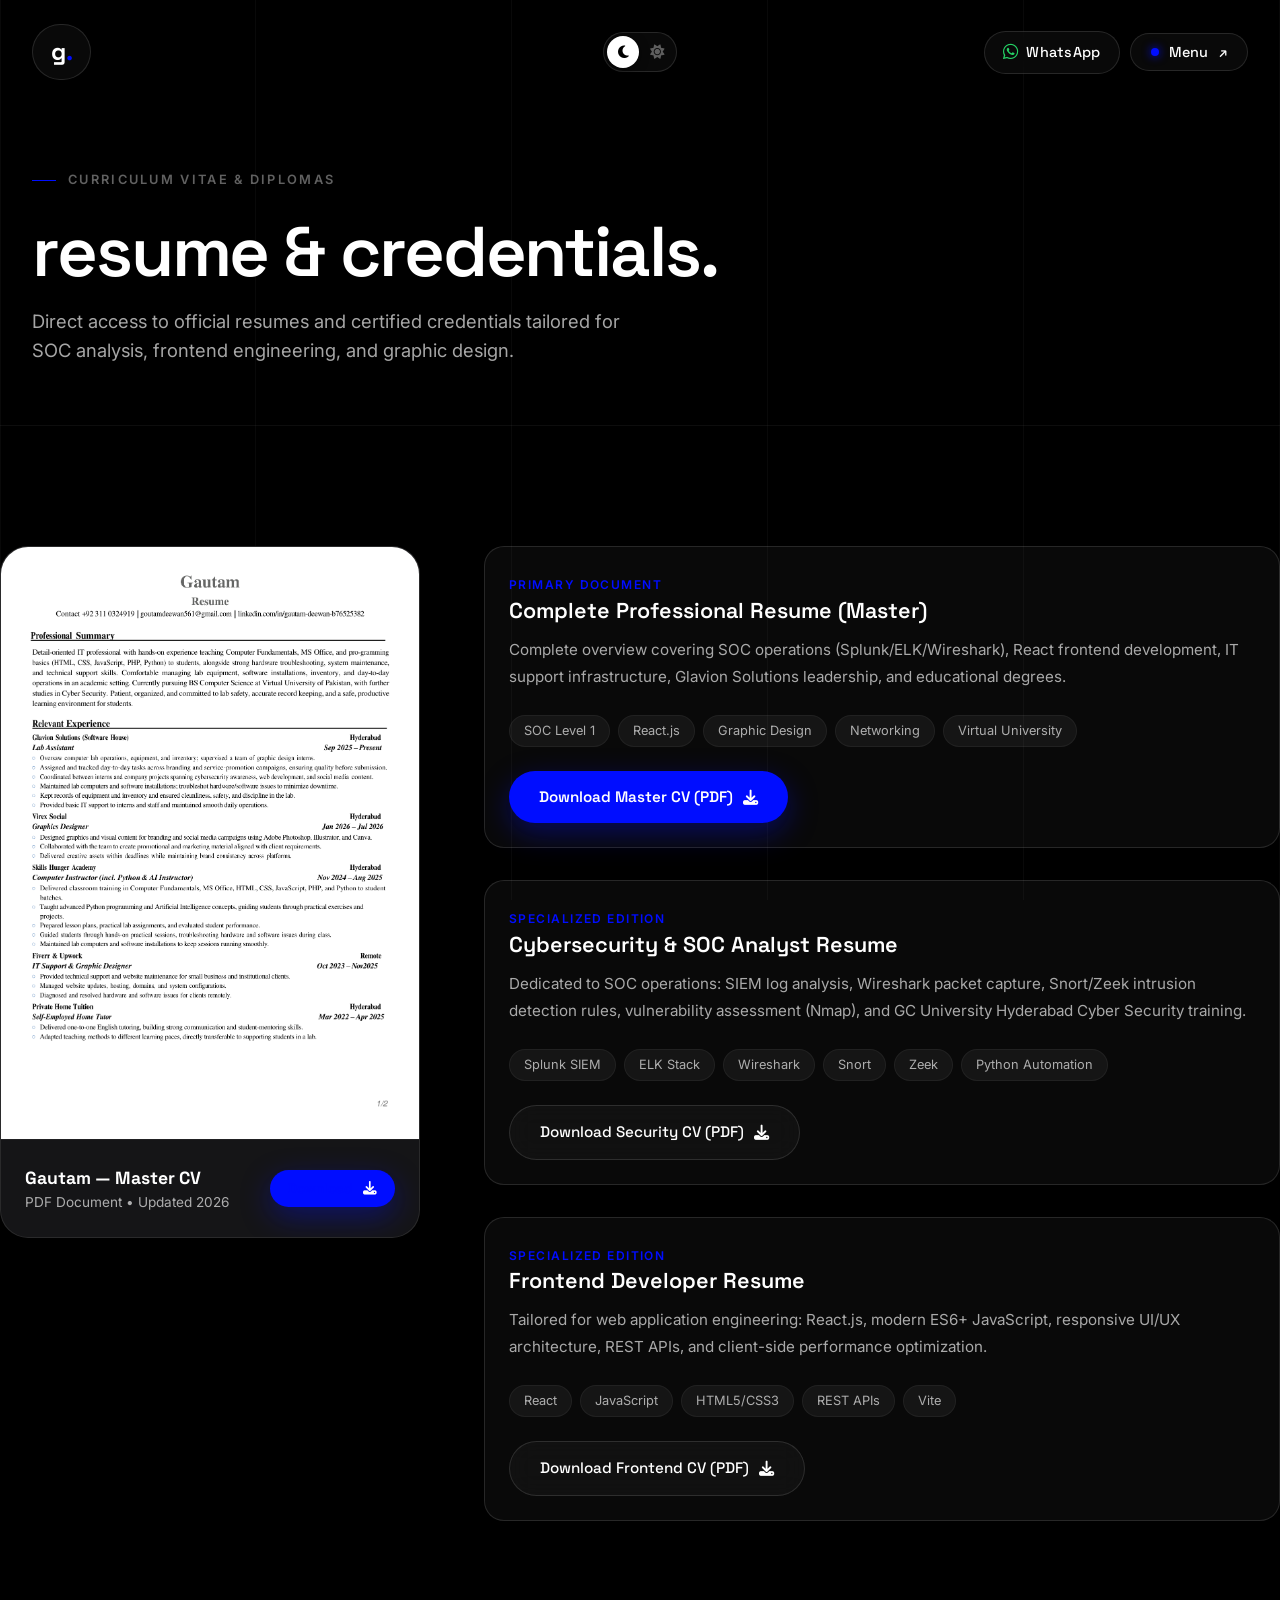
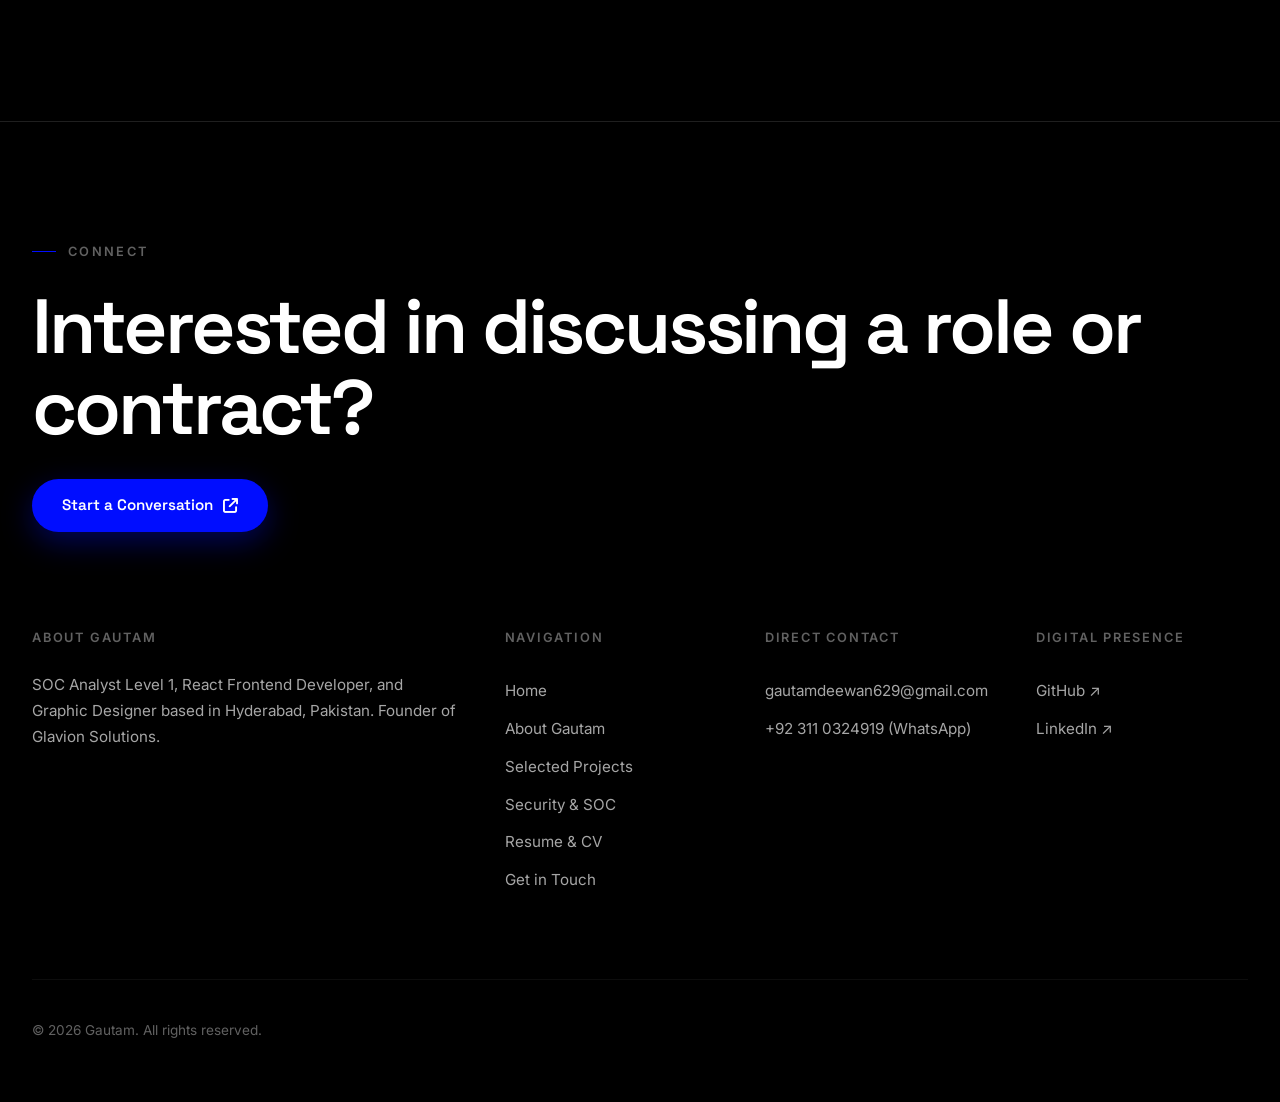
<file: resume.html>
<!DOCTYPE html>
<html lang="en" data-theme="dark">

<head>
    <meta charset="UTF-8">
    <meta name="viewport" content="width=device-width, initial-scale=1.0, viewport-fit=cover">
    <title>Resume &amp; Credentials — Gautam</title>
    <meta name="description"
        content="Download professional CVs and resumes for Gautam: SOC Analyst Level 1, React Frontend Developer, and Graphic Designer.">
    <meta name="author" content="Gautam">

    <!-- Open Graph -->
    <meta property="og:title" content="Resume &amp; Credentials — Gautam">
    <meta property="og:description" content="Download Gautam's professional resumes for SOC Operations, Frontend Engineering, and Graphic Design.">
    <meta property="og:type" content="website">
    <meta property="og:image" content="assets/myimage.png">
    <meta property="og:url" content="https://goutamdeewan561-oss.github.io/resume.html">

    <!-- Favicon -->
    <link rel="icon" href="assets/favicon.svg" type="image/svg+xml">
    <link rel="apple-touch-icon" href="assets/myimage.png">

    <!-- Fonts & Icons -->
    <link rel="preconnect" href="https://fonts.googleapis.com">
    <link rel="preconnect" href="https://fonts.gstatic.com" crossorigin>
    <link href="https://fonts.googleapis.com/css2?family=Space+Grotesk:wght@300;400;500;600;700&family=Inter:wght@300;400;500;600;700&display=swap" rel="stylesheet">
    <link rel="stylesheet" href="https://cdnjs.cloudflare.com/ajax/libs/font-awesome/6.5.1/css/all.min.css">

    <!-- Mowa Design System Stylesheet -->
    <link rel="stylesheet" href="css/mowa-theme.css">
</head>

<body>
    <!-- 5-Column Grid Lines -->
    <div class="mowa-grid-guide" aria-hidden="true">
        <span></span><span></span><span></span><span></span><span></span>
    </div>

    <!-- Magnetic Follower Cursor -->
    <div id="mowa-cursor" aria-hidden="true"></div>

    <!-- Floating Pill Navigation -->
    <header class="mowa-nav">
        <div class="container">
            <div class="mowa-nav-inner">
                <a href="index.html" class="mowa-logo" aria-label="Gautam Home">
                    g<span class="dot">.</span>
                </a>
                <button type="button" class="mowa-theme-pill" id="theme-toggle" aria-label="Toggle dark and light theme">
                    <span class="theme-icon-track">
                        <span class="theme-icon-btn moon-btn"><i class="fas fa-moon"></i></span>
                        <span class="theme-icon-btn sun-btn"><i class="fas fa-sun"></i></span>
                    </span>
                </button>
                <div class="mowa-nav-actions">
                    <a href="https://wa.me/923110324919" target="_blank" rel="noopener" class="mowa-whatsapp-pill" aria-label="Chat with Gautam on WhatsApp">
                        <i class="fab fa-whatsapp"></i>
                        <span>WhatsApp</span>
                    </a>
                    <button type="button" class="mowa-menu-trigger" id="menu-toggle" aria-label="Open Navigation Menu">
                    <span class="mowa-menu-dot"></span>
                    <span>Menu</span>
                    <span class="arrow">↗</span>
                </button>
                </div>
            </div>
        </div>
    </header>

    <!-- Fullscreen Swiss Overlay Menu -->
    <div class="mowa-overlay" id="nav-overlay" aria-hidden="true">
        <div class="mowa-overlay-content">
            <nav class="mowa-overlay-links">
                <a href="index.html" class="mowa-overlay-link"><span class="num">01</span>Home</a>
                <a href="about.html" class="mowa-overlay-link"><span class="num">02</span>About</a>
                <a href="projects.html" class="mowa-overlay-link"><span class="num">03</span>Projects</a>
                <a href="cybersecurity.html" class="mowa-overlay-link"><span class="num">04</span>Security &amp; SOC</a>
                <a href="resume.html" class="mowa-overlay-link"><span class="num">05</span>Resume</a>
                <a href="blog.html" class="mowa-overlay-link"><span class="num">06</span>Blog</a>
                <a href="contact.html" class="mowa-overlay-link"><span class="num">07</span>Contact</a>
            </nav>
            <div class="mowa-overlay-info">
                <div>
                    <h4>Direct Contact</h4>
                    <p><a href="mailto:gautamdeewan629@gmail.com">gautamdeewan629@gmail.com</a></p>
                    <p><a href="https://wa.me/923110324919" target="_blank" rel="noopener">+92 311 0324919</a></p>
                </div>
                <div>
                    <h4>Headquarters</h4>
                    <p>Hyderabad, Pakistan</p>
                    <p>Founder, Glavion Solutions</p>
                </div>
                <div>
                    <h4>Digital Profiles</h4>
                    <p><a href="https://github.com/goutamdeewan561-oss" target="_blank" rel="noopener">GitHub ↗</a></p>
                    <p><a href="https://www.linkedin.com/in/gautam-deewan-b76525382" target="_blank" rel="noopener">LinkedIn ↗</a></p>
                </div>
            </div>
        </div>
    </div>

    <main>
        <!-- Page Hero -->
        <section class="mowa-page-hero">
            <div class="container">
                <div class="mowa-eyebrow">Curriculum Vitae &amp; Diplomas</div>
                <h1 class="mowa-display-title">resume &amp; credentials.</h1>
                <p class="mowa-section-sub">
                    Direct access to official resumes and certified credentials tailored for SOC analysis, frontend engineering, and graphic design.
                </p>
            </div>
        </section>

        <!-- Resume Content Section -->
        <section class="container" style="padding: 60px 0 100px 0;">
            <div class="mowa-about-grid">
                <!-- Left Column: Resume Preview Card -->
                <div class="mowa-portrait-card">
                    <img src="assets/resume-preview.png" alt="Resume Preview for Gautam">
                    <div class="mowa-portrait-meta">
                        <div>
                            <strong>Gautam — Master CV</strong>
                            <div style="font-size: 0.85rem; color: var(--mowa-text-muted);">PDF Document • Updated 2026</div>
                        </div>
                        <a href="resumes/Gautam-Resume.pdf" download class="mowa-btn-primary" style="padding: 8px 18px; font-size: 0.85rem;">
                            <span>Download</span>
                            <i class="fas fa-download"></i>
                        </a>
                    </div>
                </div>

                <!-- Right Column: Tailored Resume Editions -->
                <div>
                    <div style="display: flex; flex-direction: column; gap: 2rem;">
                        <!-- Master Resume -->
                        <div class="mowa-skill-box">
                            <span class="mowa-grid-card-tag">Primary Document</span>
                            <h3 class="mowa-grid-card-title">Complete Professional Resume (Master)</h3>
                            <p class="mowa-about-prose" style="font-size: 0.95rem; margin-bottom: 1.5rem;">
                                Complete overview covering SOC operations (Splunk/ELK/Wireshark), React frontend development, IT support infrastructure, Glavion Solutions leadership, and educational degrees.
                            </p>
                            <div class="mowa-project-tech" style="margin-bottom: 1.5rem;">
                                <span>SOC Level 1</span><span>React.js</span><span>Graphic Design</span><span>Networking</span><span>Virtual University</span>
                            </div>
                            <a href="resumes/Gautam-Resume.pdf" download class="mowa-btn-primary">
                                <span>Download Master CV (PDF)</span>
                                <i class="fas fa-download"></i>
                            </a>
                        </div>

                        <!-- Cybersecurity Resume -->
                        <div class="mowa-skill-box">
                            <span class="mowa-grid-card-tag">Specialized Edition</span>
                            <h3 class="mowa-grid-card-title">Cybersecurity &amp; SOC Analyst Resume</h3>
                            <p class="mowa-about-prose" style="font-size: 0.95rem; margin-bottom: 1.5rem;">
                                Dedicated to SOC operations: SIEM log analysis, Wireshark packet capture, Snort/Zeek intrusion detection rules, vulnerability assessment (Nmap), and GC University Hyderabad Cyber Security training.
                            </p>
                            <div class="mowa-project-tech" style="margin-bottom: 1.5rem;">
                                <span>Splunk SIEM</span><span>ELK Stack</span><span>Wireshark</span><span>Snort</span><span>Zeek</span><span>Python Automation</span>
                            </div>
                            <a href="resumes/Cybersecurity Resume.pdf" download class="mowa-btn-secondary">
                                <span>Download Security CV (PDF)</span>
                                <i class="fas fa-download"></i>
                            </a>
                        </div>

                        <!-- Frontend Developer Resume -->
                        <div class="mowa-skill-box">
                            <span class="mowa-grid-card-tag">Specialized Edition</span>
                            <h3 class="mowa-grid-card-title">Frontend Developer Resume</h3>
                            <p class="mowa-about-prose" style="font-size: 0.95rem; margin-bottom: 1.5rem;">
                                Tailored for web application engineering: React.js, modern ES6+ JavaScript, responsive UI/UX architecture, REST APIs, and client-side performance optimization.
                            </p>
                            <div class="mowa-project-tech" style="margin-bottom: 1.5rem;">
                                <span>React</span><span>JavaScript</span><span>HTML5/CSS3</span><span>REST APIs</span><span>Vite</span>
                            </div>
                            <a href="resumes/Frontend Developer.pdf" download class="mowa-btn-secondary">
                                <span>Download Frontend CV (PDF)</span>
                                <i class="fas fa-download"></i>
                            </a>
                        </div>
                    </div>
                </div>
            </div>
        </section>
    </main>

    <!-- Swiss Modernist Footer -->
    <footer class="mowa-footer">
        <div class="container">
            <div class="mowa-footer-cta">
                <div class="mowa-eyebrow">Connect</div>
                <h2>Interested in discussing a role or contract?</h2>
                <a href="contact.html" class="mowa-btn-primary">
                    <span>Start a Conversation</span>
                    <i class="fas fa-arrow-up-right-from-square"></i>
                </a>
            </div>

            <div class="mowa-footer-grid">
                <div class="mowa-footer-col">
                    <h4>About Gautam</h4>
                    <p>SOC Analyst Level 1, React Frontend Developer, and Graphic Designer based in Hyderabad, Pakistan. Founder of Glavion Solutions.</p>
                </div>
                <div class="mowa-footer-col">
                    <h4>Navigation</h4>
                    <p><a href="index.html" class="mowa-footer-link">Home</a></p>
                    <p><a href="about.html" class="mowa-footer-link">About Gautam</a></p>
                    <p><a href="projects.html" class="mowa-footer-link">Selected Projects</a></p>
                    <p><a href="cybersecurity.html" class="mowa-footer-link">Security &amp; SOC</a></p>
                    <p><a href="resume.html" class="mowa-footer-link">Resume &amp; CV</a></p>
                    <p><a href="contact.html" class="mowa-footer-link">Get in Touch</a></p>
                </div>
                <div class="mowa-footer-col">
                    <h4>Direct Contact</h4>
                    <p><a href="mailto:gautamdeewan629@gmail.com" class="mowa-footer-link">gautamdeewan629@gmail.com</a></p>
                    <p><a href="https://wa.me/923110324919" target="_blank" rel="noopener" class="mowa-footer-link">+92 311 0324919 (WhatsApp)</a></p>
                </div>
                <div class="mowa-footer-col">
                    <h4>Digital Presence</h4>
                    <p><a href="https://github.com/goutamdeewan561-oss" target="_blank" rel="noopener" class="mowa-footer-link">GitHub ↗</a></p>
                    <p><a href="https://www.linkedin.com/in/gautam-deewan-b76525382" target="_blank" rel="noopener" class="mowa-footer-link">LinkedIn ↗</a></p>
                </div>
            </div>

            <div class="mowa-footer-bottom">
                <div>&copy; 2026 Gautam. All rights reserved.</div>
                
            </div>
        </div>
    </footer>

    <script src="js/mowa.js" defer></script>
</body>

</html>
</file>
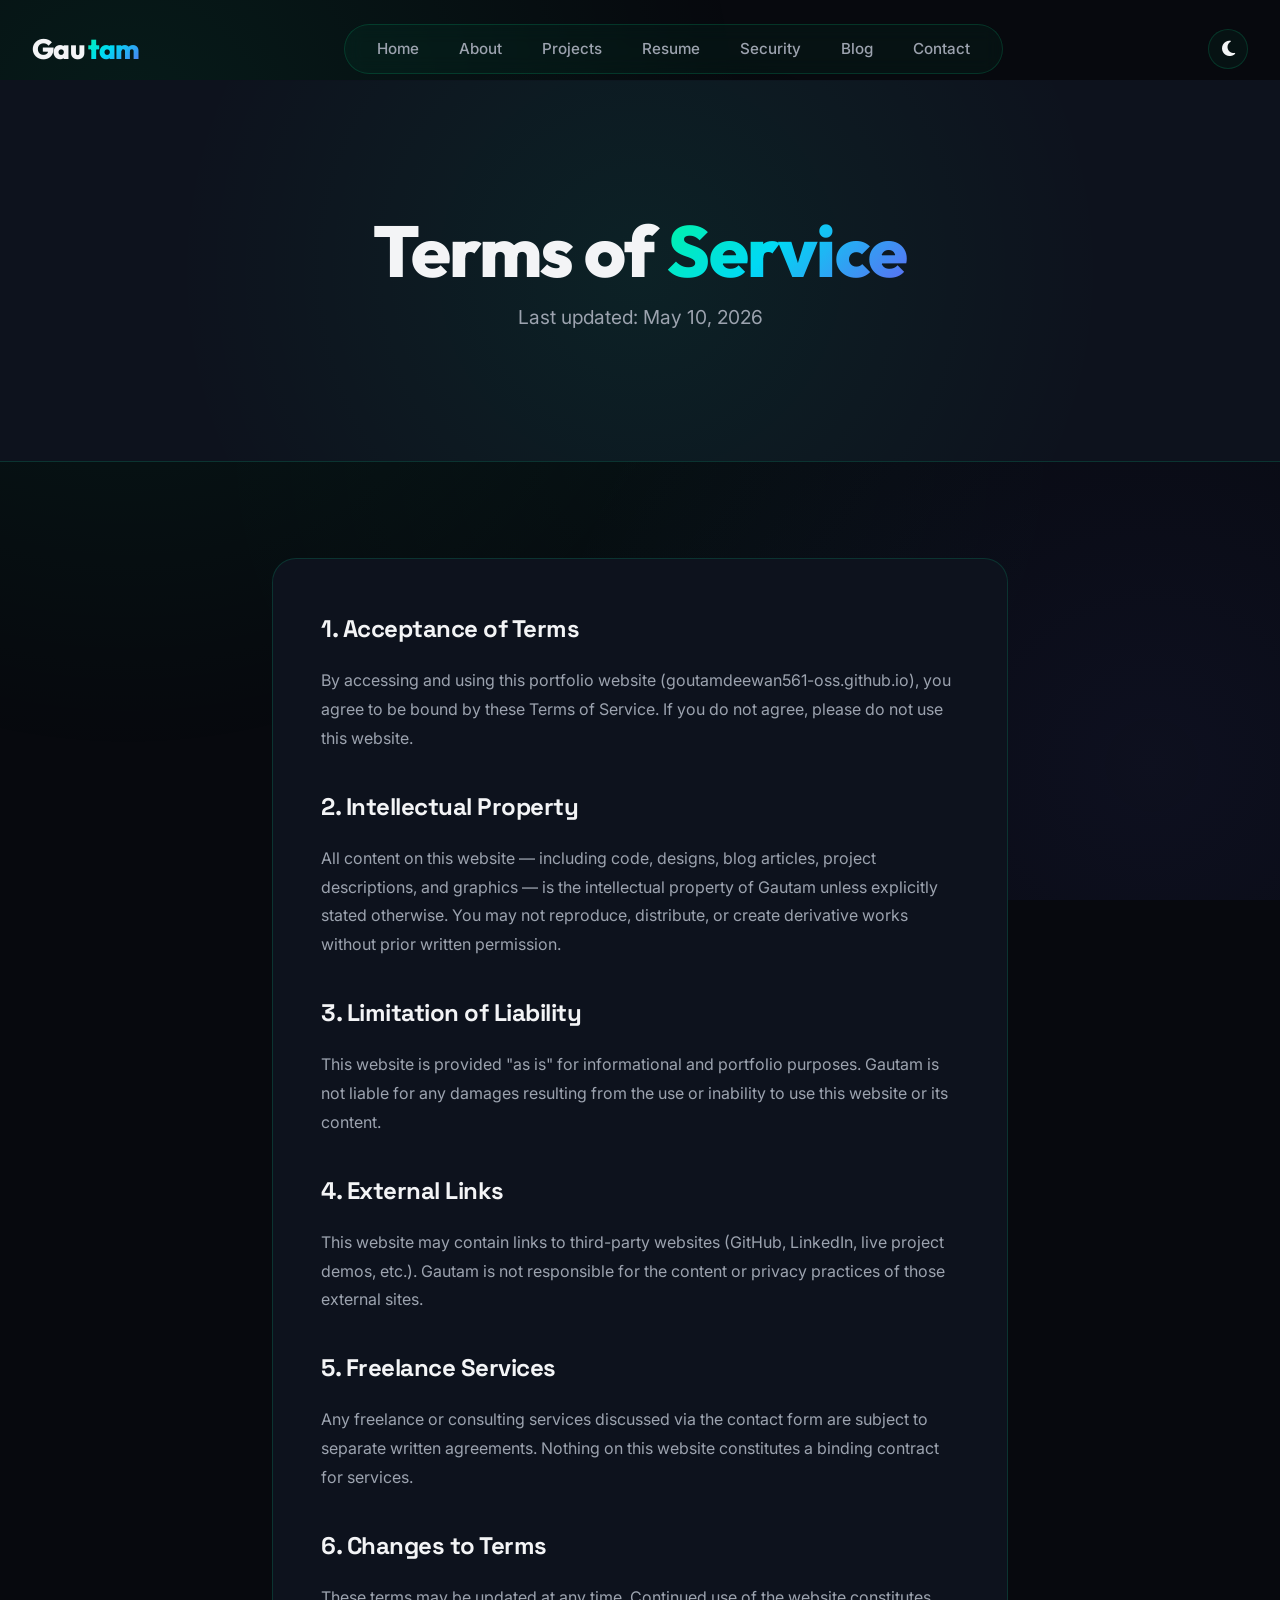
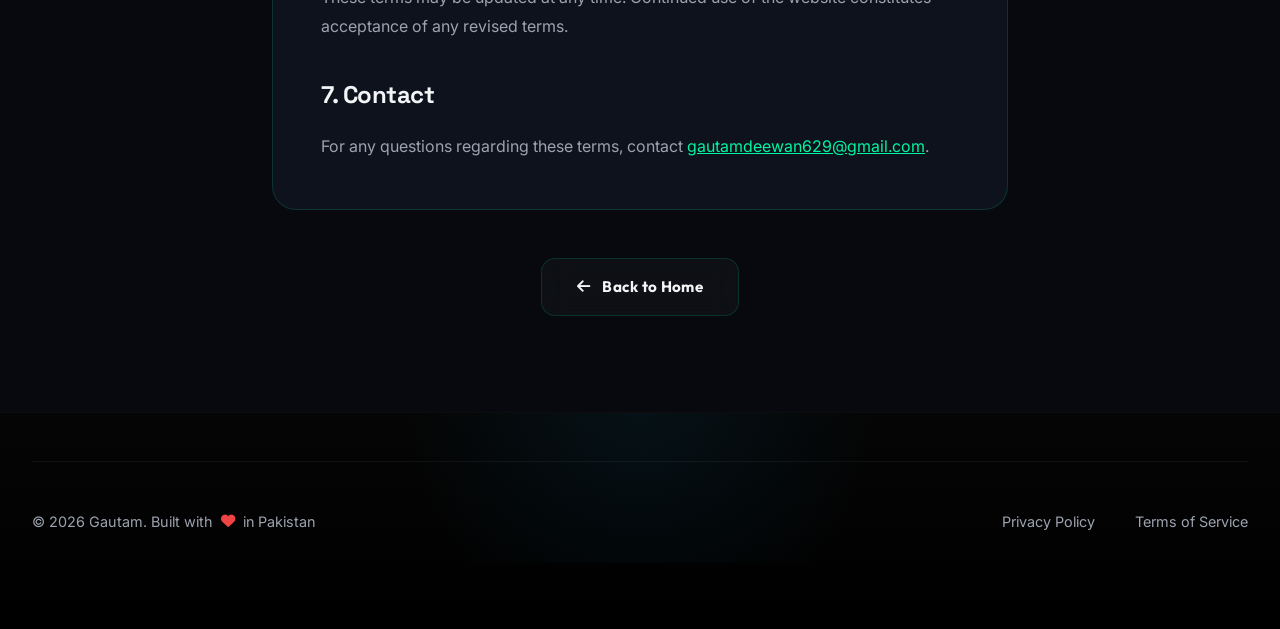
<file: terms.html>
<!DOCTYPE html>
<html lang="en">
<head>
    <meta charset="UTF-8">
    <meta name="viewport" content="width=device-width, initial-scale=1.0">
    <title>Terms of Service | Gautam Portfolio</title>
    <meta name="description" content="Terms of Service for Gautam's portfolio website.">
    <link rel="icon" href="assets/favicon.svg" type="image/svg+xml">
    <link rel="canonical" href="https://goutamdeewan561-oss.github.io/terms.html">
    <link href="https://fonts.googleapis.com/css2?family=Space+Grotesk:wght@300;400;500;600;700&family=Inter:wght@300;400;500;600;700&display=swap" rel="stylesheet">
    <link rel="stylesheet" href="https://cdnjs.cloudflare.com/ajax/libs/font-awesome/6.5.1/css/all.min.css">
    <link rel="stylesheet" href="css/style.css">
    <link rel="stylesheet" href="css/pages.css">
</head>
<body>
    <div id="custom-cursor"></div>
    <nav class="navbar">
        <div class="container">
            <a href="index.html" class="logo"><span class="logo-text">Gau</span>
                <span class="logo-highlight">tam</span></a>
            <div class="nav-links">
                <a href="index.html" class="nav-link">Home</a>
                <a href="about.html" class="nav-link">About</a>
                <a href="projects.html" class="nav-link">Projects</a>
                <a href="resume.html" class="nav-link">Resume</a>
                <a href="cybersecurity.html" class="nav-link">Security</a>
                <a href="blog.html" class="nav-link">Blog</a>
                <a href="contact.html" class="nav-link">Contact</a>
            </div>
            <div class="nav-actions">
                <button id="theme-toggle" class="theme-toggle-btn"><i class="fas fa-moon"></i></button>
                <button class="menu-toggle" id="menuToggle"><span></span><span></span><span></span></button>
            </div>
        </div>
    </nav>

    <section class="page-header">
        <div class="container">
            <h1 data-aos="fade-up">Terms of <span class="highlight">Service</span></h1>
            <p data-aos="fade-up">Last updated: May 10, 2026</p>
        </div>
    </section>

    <section style="padding: 6rem 0;">
        <div class="container" style="max-width: 800px;">
            <div style="background: var(--dark-surface); border: 1px solid var(--border-glass); border-radius: 24px; padding: 3rem; line-height: 1.8; color: var(--text-muted);">
                <h2 style="color: var(--text-main); margin-bottom: 1rem; font-family: 'Space Grotesk', sans-serif;">1. Acceptance of Terms</h2>
                <p>By accessing and using this portfolio website (goutamdeewan561-oss.github.io), you agree to be bound by these Terms of Service. If you do not agree, please do not use this website.</p>

                <h2 style="color: var(--text-main); margin: 2rem 0 1rem; font-family: 'Space Grotesk', sans-serif;">2. Intellectual Property</h2>
                <p>All content on this website — including code, designs, blog articles, project descriptions, and graphics — is the intellectual property of Gautam unless explicitly stated otherwise. You may not reproduce, distribute, or create derivative works without prior written permission.</p>

                <h2 style="color: var(--text-main); margin: 2rem 0 1rem; font-family: 'Space Grotesk', sans-serif;">3. Limitation of Liability</h2>
                <p>This website is provided "as is" for informational and portfolio purposes. Gautam is not liable for any damages resulting from the use or inability to use this website or its content.</p>

                <h2 style="color: var(--text-main); margin: 2rem 0 1rem; font-family: 'Space Grotesk', sans-serif;">4. External Links</h2>
                <p>This website may contain links to third-party websites (GitHub, LinkedIn, live project demos, etc.). Gautam is not responsible for the content or privacy practices of those external sites.</p>

                <h2 style="color: var(--text-main); margin: 2rem 0 1rem; font-family: 'Space Grotesk', sans-serif;">5. Freelance Services</h2>
                <p>Any freelance or consulting services discussed via the contact form are subject to separate written agreements. Nothing on this website constitutes a binding contract for services.</p>

                <h2 style="color: var(--text-main); margin: 2rem 0 1rem; font-family: 'Space Grotesk', sans-serif;">6. Changes to Terms</h2>
                <p>These terms may be updated at any time. Continued use of the website constitutes acceptance of any revised terms.</p>

                <h2 style="color: var(--text-main); margin: 2rem 0 1rem; font-family: 'Space Grotesk', sans-serif;">7. Contact</h2>
                <p>For any questions regarding these terms, contact <a href="mailto:gautamdeewan629@gmail.com" style="color: var(--primary);">gautamdeewan629@gmail.com</a>.</p>
            </div>
            <div style="text-align: center; margin-top: 3rem;">
                <a href="index.html" class="btn-outline"><i class="fas fa-arrow-left"></i> Back to Home</a>
            </div>
        </div>
    </section>

    <footer class="footer" style="padding: 3rem 0;">
        <div class="container">
            <div class="footer-bottom">
                <div class="footer-copyright">
                    <p>&copy; 2026 Gautam. Built with <i class="fas fa-heart" style="color: #ef4444;"></i> in Pakistan</p>
                </div>
                <div class="footer-legal">
                    <a href="privacy.html">Privacy Policy</a>
                    <a href="terms.html">Terms of Service</a>
                </div>
            </div>
        </div>
    </footer>

    <script src="https://unpkg.com/aos@2.3.1/dist/aos.js"></script>
    <script src="js/main.js"></script>
</body>
</html>
</file>
<file: css/mowa-theme.css>
/* ==========================================================================
   MOWA.STUDIO 1:1 RECREATION DESIGN SYSTEM
   Aesthetic: Contemporary Austrian/Swiss Modernist Brutal-Minimalism
   Tokens: Pitch Black (#000000), Electric Cobalt (#000DFF), High-Contrast White
   ========================================================================== */

@import url('https://fonts.googleapis.com/css2?family=Space+Grotesk:wght@300;400;500;600;700&family=Inter:wght@300;400;500;600;700&display=swap');

:root {
    /* Mowa.studio Core Colors */
    --mowa-bg: #000000;
    --mowa-surface: #0c0c0e;
    --mowa-surface-glass: rgba(255, 255, 255, 0.035);
    --mowa-card-hover: rgba(255, 255, 255, 0.07);
    
    /* Mowa Signature Cobalt */
    --mowa-accent: #000DFF;
    --mowa-accent-glow: rgba(0, 13, 255, 0.35);
    --mowa-accent-light: #2a35ff;
    
    /* Text Hierarchy */
    --mowa-text: #FFFFFF;
    --mowa-text-muted: rgba(255, 255, 255, 0.65);
    --mowa-text-subtle: rgba(255, 255, 255, 0.38);
    
    /* Borders & Grids */
    --mowa-border: rgba(255, 255, 255, 0.12);
    --mowa-border-subtle: rgba(255, 255, 255, 0.05);
    --mowa-grid-line: rgba(255, 255, 255, 0.035);
    
    /* Typography */
    --font-display: 'Space Grotesk', -apple-system, BlinkMacSystemFont, 'Helvetica Neue', sans-serif;
    --font-body: 'Inter', -apple-system, BlinkMacSystemFont, sans-serif;
    
    /* Easings & Physics */
    --ease-mowa: cubic-bezier(0.22, 1, 0.36, 1);
    --transition: all 0.4s cubic-bezier(0.22, 1, 0.36, 1);
}

/* Light Theme Mode */
[data-theme="light"] {
    --mowa-bg: #FBFBFC;
    --mowa-surface: #FFFFFF;
    --mowa-surface-glass: rgba(0, 0, 0, 0.03);
    --mowa-card-hover: rgba(0, 0, 0, 0.06);
    --mowa-text: #0A0A0A;
    --mowa-text-muted: rgba(0, 0, 0, 0.65);
    --mowa-text-subtle: rgba(0, 0, 0, 0.40);
    --mowa-border: rgba(0, 0, 0, 0.10);
    --mowa-border-subtle: rgba(0, 0, 0, 0.05);
    --mowa-grid-line: rgba(0, 0, 0, 0.03);
}

/* Base Reset & Smooth Scroll */
*, *::before, *::after {
    margin: 0;
    padding: 0;
    box-sizing: border-box;
}

html {
    scroll-behavior: smooth;
    font-size: 16px;
    background-color: var(--mowa-bg);
    overflow-x: hidden;
    width: 100%;
    max-width: 100%;
}

body {
    background-color: var(--mowa-bg);
    color: var(--mowa-text);
    font-family: var(--font-body);
    line-height: 1.6;
    overflow-x: hidden;
    width: 100%;
    max-width: 100%;
    position: relative;
    -webkit-font-smoothing: antialiased;
    -moz-osx-font-smoothing: grayscale;
    cursor: default;
}

::selection {
    background: var(--mowa-accent);
    color: #ffffff;
}

/* 5-Column Architectural Guide Grid */
.mowa-grid-guide {
    position: fixed;
    top: 0;
    left: 0;
    width: 100%;
    max-width: 100%;
    height: 100vh;
    pointer-events: none;
    z-index: 1;
    display: grid;
    grid-template-columns: repeat(5, 1fr);
}

.mowa-grid-guide span {
    border-right: 1px solid var(--mowa-grid-line);
    height: 100%;
}
.mowa-grid-guide span:first-child {
    border-left: 1px solid var(--mowa-grid-line);
}

/* Container */
.container {
    width: 100%;
    max-width: 1320px;
    margin: 0 auto;
    padding: 0 2rem;
    position: relative;
    z-index: 2;
    box-sizing: border-box;
}

@media (max-width: 768px) {
    .container {
        padding: 0 1rem;
    }
}

/* ==========================================================================
   MOWA SIGNATURE PILL NAVIGATION
   ========================================================================== */
.mowa-nav {
    position: fixed;
    top: 24px;
    left: 0;
    width: 100%;
    z-index: 999;
    pointer-events: none;
}

.mowa-nav .container {
    display: flex;
    align-items: center;
    justify-content: space-between;
}

.mowa-nav-inner {
    width: 100%;
    display: flex;
    align-items: center;
    justify-content: space-between;
    pointer-events: auto;
}

/* Brand Monogram */
.mowa-logo {
    display: inline-flex;
    align-items: center;
    text-decoration: none;
    color: var(--mowa-text);
    font-family: var(--font-display);
    font-size: 1.5rem;
    font-weight: 700;
    letter-spacing: -0.04em;
    padding: 8px 18px;
    background: var(--mowa-surface-glass);
    border: 1px solid var(--mowa-border);
    border-radius: 100px;
    backdrop-filter: blur(16px);
    -webkit-backdrop-filter: blur(16px);
    transition: var(--transition);
}

.mowa-logo span.dot {
    color: var(--mowa-accent);
    margin-left: 1px;
}

.mowa-logo:hover {
    border-color: rgba(255, 255, 255, 0.3);
    transform: translateY(-1px);
}

/* Center Pill Theme Toggle */
.mowa-theme-pill {
    display: flex;
    align-items: center;
    gap: 8px;
    background: var(--mowa-surface-glass);
    border: 1px solid var(--mowa-border);
    border-radius: 100px;
    padding: 6px 14px;
    backdrop-filter: blur(16px);
    -webkit-backdrop-filter: blur(16px);
    cursor: pointer;
    color: var(--mowa-text-muted);
    font-size: 0.85rem;
    transition: var(--transition);
}

.mowa-theme-pill:hover {
    color: var(--mowa-text);
    border-color: rgba(255, 255, 255, 0.3);
}

.mowa-theme-pill i {
    font-size: 0.9rem;
    transition: transform 0.4s var(--ease-mowa);
}

/* Right Navigation Actions Cluster */
.mowa-nav-actions {
    display: inline-flex;
    align-items: center;
    gap: 10px;
}

/* WhatsApp Action Pill (Placed directly to the left of Menu) */
.mowa-whatsapp-pill {
    display: inline-flex;
    align-items: center;
    gap: 8px;
    text-decoration: none;
    color: var(--mowa-text);
    font-family: var(--font-display);
    font-size: 0.9rem;
    font-weight: 500;
    letter-spacing: 0.02em;
    padding: 9px 18px;
    background: var(--mowa-surface-glass);
    border: 1px solid var(--mowa-border);
    border-radius: 100px;
    backdrop-filter: blur(16px);
    -webkit-backdrop-filter: blur(16px);
    cursor: pointer;
    transition: var(--transition);
}

.mowa-whatsapp-pill i {
    color: #25D366;
    font-size: 1.1rem;
    transition: transform 0.3s var(--ease-mowa);
}

.mowa-whatsapp-pill:hover {
    border-color: #25D366;
    background: rgba(37, 211, 102, 0.1);
    box-shadow: 0 0 20px rgba(37, 211, 102, 0.25);
    transform: translateY(-1px);
}

.mowa-whatsapp-pill:hover i {
    transform: scale(1.15);
}

@media (max-width: 540px) {
    .mowa-whatsapp-pill span {
        display: none;
    }
    .mowa-whatsapp-pill {
        padding: 9px 13px;
    }
}

/* Right Menu Pill */
.mowa-menu-trigger {
    display: inline-flex;
    align-items: center;
    gap: 10px;
    text-decoration: none;
    color: var(--mowa-text);
    font-family: var(--font-display);
    font-size: 0.9rem;
    font-weight: 500;
    letter-spacing: 0.02em;
    padding: 9px 20px;
    background: var(--mowa-surface-glass);
    border: 1px solid var(--mowa-border);
    border-radius: 100px;
    backdrop-filter: blur(16px);
    -webkit-backdrop-filter: blur(16px);
    cursor: pointer;
    transition: var(--transition);
}

.mowa-menu-dot {
    width: 8px;
    height: 8px;
    border-radius: 50%;
    background: var(--mowa-accent);
    display: inline-block;
    box-shadow: 0 0 10px var(--mowa-accent);
}

.mowa-menu-trigger .arrow {
    font-size: 0.85rem;
    transition: transform 0.3s var(--ease-mowa);
}

.mowa-menu-trigger:hover {
    border-color: var(--mowa-accent);
    background: rgba(0, 13, 255, 0.1);
}

.mowa-menu-trigger:hover .arrow {
    transform: translate(2px, -2px);
}

/* ==========================================================================
   FULLSCREEN MOWA OVERLAY MENU
   ========================================================================== */
.mowa-overlay {
    position: fixed;
    top: 0;
    left: 0;
    width: 100vw;
    height: 100vh;
    background: rgba(5, 5, 5, 0.97);
    backdrop-filter: blur(28px);
    -webkit-backdrop-filter: blur(28px);
    z-index: 998;
    display: flex;
    align-items: center;
    justify-content: center;
    opacity: 0;
    pointer-events: none;
    transition: opacity 0.5s var(--ease-mowa);
}

.mowa-overlay.is-open {
    opacity: 1;
    pointer-events: auto;
}

.mowa-overlay-content {
    width: 100%;
    max-width: 1000px;
    padding: 2rem;
    display: grid;
    grid-template-columns: 2fr 1fr;
    gap: 4rem;
}

@media (max-width: 768px) {
    .mowa-overlay-content {
        grid-template-columns: 1fr;
        gap: 2rem;
    }
}

.mowa-overlay-links {
    display: flex;
    flex-direction: column;
    gap: 1rem;
}

.mowa-overlay-link {
    font-family: var(--font-display);
    font-size: clamp(2rem, 5vw, 3.8rem);
    font-weight: 600;
    color: rgba(255, 255, 255, 0.4);
    text-decoration: none;
    line-height: 1.1;
    letter-spacing: -0.03em;
    transition: color 0.3s, transform 0.4s var(--ease-mowa);
    display: inline-flex;
    align-items: center;
    gap: 1.5rem;
}

.mowa-overlay-link span.num {
    font-size: 1rem;
    font-family: var(--font-body);
    font-weight: 400;
    letter-spacing: 0.1em;
    color: var(--mowa-accent);
}

.mowa-overlay-link:hover {
    color: #ffffff;
    transform: translateX(16px);
}

.mowa-overlay-info {
    display: flex;
    flex-direction: column;
    justify-content: flex-end;
    gap: 2rem;
    border-left: 1px solid var(--mowa-border);
    padding-left: 3rem;
}

@media (max-width: 768px) {
    .mowa-overlay-info {
        border-left: none;
        padding-left: 0;
        border-top: 1px solid var(--mowa-border);
        padding-top: 2rem;
    }
}

.mowa-overlay-info h4 {
    font-size: 0.8rem;
    font-weight: 600;
    letter-spacing: 0.12em;
    text-transform: uppercase;
    color: var(--mowa-text-subtle);
    margin-bottom: 0.5rem;
}

.mowa-overlay-info p,
.mowa-overlay-info a {
    color: var(--mowa-text-muted);
    font-size: 1rem;
    text-decoration: none;
    line-height: 1.6;
    transition: color 0.3s;
}

.mowa-overlay-info a:hover {
    color: var(--mowa-text);
}

/* ==========================================================================
   HERO SECTION (3D CANVAS + OVERLAPPING MODERNIST STATEMENT)
   ========================================================================== */
.mowa-hero {
    min-height: 100vh;
    padding-top: 150px;
    padding-bottom: 60px;
    display: flex;
    flex-direction: column;
    justify-content: space-between;
    position: relative;
    overflow: hidden;
}

/* WebGL 3D Canvas Background */
#mowa-canvas {
    position: absolute;
    top: 0;
    left: 0;
    width: 100%;
    height: 100%;
    pointer-events: none;
    z-index: 1;
    opacity: 0.9;
}

.mowa-hero-body {
    position: relative;
    z-index: 2;
    padding: 2rem 0;
}

.mowa-eyebrow {
    font-family: var(--font-body);
    font-size: 0.8rem;
    font-weight: 600;
    text-transform: uppercase;
    letter-spacing: 0.18em;
    color: var(--mowa-text-subtle);
    margin-bottom: 1.5rem;
    display: flex;
    align-items: center;
    gap: 12px;
}

.mowa-eyebrow::before {
    content: '';
    width: 24px;
    height: 1px;
    background: var(--mowa-accent);
}

/* Oversized Lowercase Statement */
.mowa-display-title {
    font-family: var(--font-display);
    font-size: clamp(2.4rem, 5.5vw, 4.8rem);
    font-weight: 600;
    line-height: 1.08;
    letter-spacing: -0.03em;
    color: var(--mowa-text);
    margin-bottom: 2rem;
}

.mowa-typed-wrapper {
    display: inline-flex;
    align-items: baseline;
    color: #2a35ff;
    font-weight: 700;
    letter-spacing: -0.02em;
    min-height: 1.15em;
    text-shadow: 0 0 30px rgba(0, 13, 255, 0.45);
}

.mowa-typed-cursor {
    color: var(--mowa-accent);
    font-weight: 300;
    margin-left: 2px;
    animation: mowaBlink 0.9s infinite;
}

@keyframes mowaBlink {
    0%, 100% { opacity: 1; }
    50% { opacity: 0; }
}

.mowa-display-title .accent-word {
    color: transparent;
    -webkit-text-stroke: 1px rgba(255, 255, 255, 0.4);
    transition: color 0.4s;
}

.mowa-display-title:hover .accent-word {
    color: var(--mowa-text);
    -webkit-text-stroke: 1px transparent;
}

.mowa-hero-desc {
    max-width: 680px;
    font-size: clamp(1.05rem, 2vw, 1.35rem);
    color: var(--mowa-text-muted);
    line-height: 1.6;
    margin-bottom: 2.5rem;
    font-weight: 400;
}

.mowa-hero-desc strong {
    color: var(--mowa-text);
    font-weight: 500;
}

/* Action Button Pills */
.mowa-actions {
    display: flex;
    align-items: center;
    gap: 1.25rem;
    flex-wrap: wrap;
    margin-bottom: 4rem;
}

.mowa-btn-primary {
    display: inline-flex;
    align-items: center;
    gap: 10px;
    padding: 14px 30px;
    background: var(--mowa-accent);
    color: #ffffff;
    border: none;
    border-radius: 100px;
    font-family: var(--font-display);
    font-size: 0.95rem;
    font-weight: 600;
    text-decoration: none;
    cursor: pointer;
    box-shadow: 0 10px 30px var(--mowa-accent-glow);
    transition: var(--transition);
}

.mowa-btn-primary:hover {
    background: var(--mowa-accent-light);
    transform: translateY(-2px);
    box-shadow: 0 14px 40px rgba(0, 13, 255, 0.5);
}

.mowa-btn-secondary {
    display: inline-flex;
    align-items: center;
    gap: 10px;
    padding: 14px 30px;
    background: var(--mowa-surface-glass);
    color: var(--mowa-text);
    border: 1px solid var(--mowa-border);
    border-radius: 100px;
    font-family: var(--font-display);
    font-size: 0.95rem;
    font-weight: 500;
    text-decoration: none;
    backdrop-filter: blur(12px);
    transition: var(--transition);
}

.mowa-btn-secondary:hover {
    border-color: rgba(255, 255, 255, 0.4);
    background: var(--mowa-card-hover);
    transform: translateY(-2px);
}

@media (max-width: 768px) {
    .mowa-hero {
        padding-top: 105px;
        padding-bottom: 30px;
    }
    .mowa-eyebrow {
        font-size: 0.72rem;
        letter-spacing: 0.12em;
        margin-bottom: 1rem;
    }
    .mowa-display-title {
        font-size: clamp(1.75rem, 6vw, 2.25rem);
        line-height: 1.15;
        letter-spacing: -0.02em;
        margin-bottom: 1.1rem;
        text-shadow: 0 2px 14px rgba(0, 0, 0, 0.7);
    }
    .mowa-typed-wrapper {
        font-size: 0.88em;
        min-height: 1.2em;
    }
    .mowa-hero-desc {
        font-size: 0.95rem;
        line-height: 1.6;
        margin-bottom: 1.5rem;
        text-shadow: 0 1px 8px rgba(0, 0, 0, 0.7);
    }
    .mowa-actions {
        gap: 10px;
        margin-bottom: 2.5rem;
    }
    .mowa-btn-primary,
    .mowa-btn-secondary {
        padding: 11px 22px;
        font-size: 0.88rem;
    }
    #mowa-canvas {
        opacity: 0.45;
    }
}

/* 4-Stat Cards Row */
.mowa-stats-row {
    position: relative;
    z-index: 2;
    display: grid;
    grid-template-columns: repeat(4, 1fr);
    gap: 1.25rem;
    margin-top: 1rem;
}

@media (max-width: 992px) {
    .mowa-stats-row {
        grid-template-columns: repeat(2, 1fr);
        gap: 0.85rem;
    }
}

@media (max-width: 480px) {
    .mowa-stats-row {
        grid-template-columns: repeat(2, 1fr);
        gap: 0.75rem;
    }
    .mowa-stat-tile {
        padding: 1.15rem 1rem;
        border-radius: 16px;
    }
    .mowa-stat-num {
        font-size: 1.75rem;
    }
    .mowa-stat-label {
        font-size: 0.75rem;
    }
}

.mowa-stat-tile {
    background: var(--mowa-surface-glass);
    border: 1px solid var(--mowa-border);
    border-radius: 20px;
    padding: 1.75rem 1.5rem;
    backdrop-filter: blur(16px);
    -webkit-backdrop-filter: blur(16px);
    transition: var(--transition);
}

.mowa-stat-tile:hover {
    border-color: rgba(255, 255, 255, 0.25);
    background: var(--mowa-card-hover);
    transform: translateY(-4px);
}

.mowa-stat-num {
    font-family: var(--font-display);
    font-size: clamp(2rem, 3.5vw, 2.8rem);
    font-weight: 700;
    line-height: 1;
    color: var(--mowa-text);
    margin-bottom: 0.5rem;
    letter-spacing: -0.02em;
}

.mowa-stat-num span.accent {
    color: var(--mowa-accent);
}

.mowa-stat-label {
    font-size: 0.85rem;
    color: var(--mowa-text-muted);
    font-weight: 400;
    letter-spacing: 0.02em;
}

/* ==========================================================================
   SERVICES SECTION WITH SIGNATURE "CIRCLE RIPPLE" MICRO-INTERACTION
   ========================================================================== */
.mowa-section {
    padding: 120px 0;
    position: relative;
    border-top: 1px solid var(--mowa-border-subtle);
}

.mowa-section-head {
    margin-bottom: 4rem;
}

.mowa-section-title {
    font-family: var(--font-display);
    font-size: clamp(2.2rem, 5vw, 3.8rem);
    font-weight: 600;
    letter-spacing: -0.03em;
    line-height: 1.1;
    color: var(--mowa-text);
    margin-bottom: 1rem;
}

.mowa-section-sub {
    font-size: 1.15rem;
    color: var(--mowa-text-muted);
    max-width: 600px;
}

/* Mowa Services List (.mowa-svc) */
.mowa-svc-list {
    display: flex;
    flex-direction: column;
}

.mowa-svc {
    --fill: var(--mowa-accent);
    position: relative;
    display: grid;
    grid-template-columns: 80px 1.5fr 2fr 80px;
    align-items: center;
    padding: 2.5rem 1.5rem;
    border-top: 1px solid var(--mowa-border);
    text-decoration: none;
    color: var(--mowa-text);
    isolation: isolate;
    overflow: hidden;
    transition: padding 0.4s var(--ease-mowa);
}

.mowa-svc:last-child {
    border-bottom: 1px solid var(--mowa-border);
}

/* Expanding Circular Radial Ripple from Cursor Coordinates */
.mowa-svc::before {
    content: "";
    position: absolute;
    z-index: -1;
    pointer-events: none;
    left: var(--x, 50%);
    top: var(--y, 50%);
    width: calc(var(--r, 1200px) * 2);
    height: calc(var(--r, 1200px) * 2);
    border-radius: 50%;
    background: var(--fill);
    transform: translate(-50%, -50%) scale(0);
    transition: transform 0.75s cubic-bezier(0.22, 1, 0.36, 1);
}

.mowa-svc.is-on::before {
    transform: translate(-50%, -50%) scale(1);
}

.mowa-svc-num {
    font-family: var(--font-display);
    font-size: 1.1rem;
    font-weight: 500;
    color: var(--mowa-text-subtle);
    transition: color 0.3s;
}

.mowa-svc-title {
    font-family: var(--font-display);
    font-size: clamp(1.4rem, 2.5vw, 2rem);
    font-weight: 600;
    letter-spacing: -0.02em;
    transition: transform 0.4s var(--ease-mowa), color 0.3s;
}

.mowa-svc-desc {
    color: var(--mowa-text-muted);
    font-size: 0.95rem;
    line-height: 1.6;
    padding-right: 2rem;
    transition: color 0.3s;
}

.mowa-svc-tags {
    display: flex;
    gap: 8px;
    flex-wrap: wrap;
    margin-top: 8px;
}

.mowa-svc-tags span {
    font-size: 0.75rem;
    padding: 3px 10px;
    border-radius: 100px;
    background: rgba(255, 255, 255, 0.08);
    border: 1px solid rgba(255, 255, 255, 0.1);
}

.mowa-svc-arrow {
    display: flex;
    align-items: center;
    justify-content: flex-end;
    font-size: 1.5rem;
    color: var(--mowa-text-subtle);
    transition: transform 0.4s var(--ease-mowa), color 0.3s;
}

/* Hover States when is-on */
.mowa-svc.is-on .mowa-svc-num {
    color: rgba(255, 255, 255, 0.8);
}
.mowa-svc.is-on .mowa-svc-title {
    transform: translateX(12px);
    color: #ffffff;
}
.mowa-svc.is-on .mowa-svc-desc {
    color: rgba(255, 255, 255, 0.9);
}
.mowa-svc.is-on .mowa-svc-arrow {
    transform: rotate(45deg);
    color: #ffffff;
}

@media (max-width: 992px) {
    .mowa-svc {
        grid-template-columns: 50px 1fr 40px;
        gap: 1rem;
    }
    .mowa-svc-desc {
        grid-column: 2 / 3;
        padding-right: 0;
    }
}

/* ==========================================================================
   PROJECTS SHOWCASE SECTION (STACKED ROUNDED CARDS & PILL FILTERS)
   ========================================================================== */
.mowa-chips {
    display: flex;
    align-items: center;
    gap: 10px;
    overflow-x: auto;
    -webkit-overflow-scrolling: touch;
    width: 100%;
    max-width: 100%;
    min-width: 0;
    padding-bottom: 1rem;
    margin-bottom: 2.5rem;
    scrollbar-width: none;
    -ms-overflow-style: none;
}
.mowa-chips::-webkit-scrollbar {
    display: none;
}

.mowa-chip {
    flex-shrink: 0;
    padding: 9px 20px;
    border-radius: 100px;
    background: var(--mowa-surface-glass);
    border: 1px solid var(--mowa-border);
    color: var(--mowa-text-muted);
    font-family: var(--font-display);
    font-size: 0.88rem;
    font-weight: 500;
    cursor: pointer;
    white-space: nowrap;
    transition: var(--transition);
}

.mowa-chip:hover {
    color: var(--mowa-text);
    border-color: rgba(255, 255, 255, 0.3);
}

.mowa-chip.active {
    background: #ffffff;
    color: #000000;
    border-color: #ffffff;
    font-weight: 600;
}

/* Project Cards Stack */
.mowa-projects-stack {
    display: flex;
    flex-direction: column;
    gap: 3rem;
    width: 100%;
    max-width: 100%;
    min-width: 0;
}

.mowa-project-card {
    background: var(--mowa-surface);
    border: 1px solid var(--mowa-border);
    border-radius: 28px;
    overflow: hidden;
    position: relative;
    display: grid;
    grid-template-columns: 1.1fr 1fr;
    text-decoration: none;
    color: var(--mowa-text);
    width: 100%;
    max-width: 100%;
    min-width: 0;
    transition: transform 0.5s var(--ease-mowa), border-color 0.4s;
}

@media (max-width: 992px) {
    .mowa-project-card {
        grid-template-columns: 1fr;
        border-radius: 22px;
    }
}

.mowa-project-card:hover {
    border-color: rgba(255, 255, 255, 0.35);
    transform: translateY(-6px);
}

.mowa-project-media {
    position: relative;
    overflow: hidden;
    min-height: 400px;
    background: #050505;
}

@media (max-width: 992px) {
    .mowa-project-media {
        min-height: 240px;
        max-height: 320px;
        width: 100%;
    }
}

.mowa-project-media img {
    width: 100%;
    height: 100%;
    object-fit: cover;
    object-position: center top;
    transition: transform 0.7s var(--ease-mowa);
}

.mowa-project-card:hover .mowa-project-media img {
    transform: scale(1.04);
}

.mowa-project-info {
    padding: 3.5rem;
    display: flex;
    flex-direction: column;
    justify-content: space-between;
}

@media (max-width: 768px) {
    .mowa-project-info {
        padding: 1.5rem 1.25rem;
    }
}

.mowa-project-tag {
    font-size: 0.8rem;
    font-weight: 600;
    letter-spacing: 0.14em;
    text-transform: uppercase;
    color: var(--mowa-accent);
    margin-bottom: 1rem;
}

.mowa-project-title {
    font-family: var(--font-display);
    font-size: clamp(1.8rem, 3.2vw, 2.5rem);
    font-weight: 600;
    line-height: 1.15;
    letter-spacing: -0.03em;
    margin-bottom: 1.25rem;
}

.mowa-project-desc {
    color: var(--mowa-text-muted);
    font-size: 1rem;
    line-height: 1.6;
    margin-bottom: 2rem;
}

.mowa-project-tech {
    display: flex;
    gap: 8px;
    flex-wrap: wrap;
    margin-bottom: 2.5rem;
}

.mowa-project-tech span {
    font-size: 0.8rem;
    padding: 5px 14px;
    background: rgba(255, 255, 255, 0.05);
    border: 1px solid var(--mowa-border-subtle);
    border-radius: 100px;
    color: var(--mowa-text-muted);
}

.mowa-project-cta {
    display: inline-flex;
    align-items: center;
    gap: 10px;
    font-family: var(--font-display);
    font-size: 0.95rem;
    font-weight: 600;
    color: var(--mowa-text);
}

.mowa-project-cta i {
    color: var(--mowa-accent);
    transition: transform 0.3s var(--ease-mowa);
}

.mowa-project-card:hover .mowa-project-cta i {
    transform: translate(4px, -4px);
}

/* ==========================================================================
   INTERACTIVE FANNING CARDS DECK (.mowa-fandeck)
   ========================================================================== */
.mowa-fandeck-section {
    padding: 100px 0;
    border-top: 1px solid var(--mowa-border-subtle);
}

.mowa-fandeck-container {
    display: grid;
    grid-template-columns: 1fr 1.2fr;
    align-items: center;
    gap: 4rem;
}

@media (max-width: 992px) {
    .mowa-fandeck-container {
        grid-template-columns: 1fr;
    }
}

@media (max-width: 600px) {
    .mowa-fandeck-stage {
        height: 340px;
        overflow: hidden;
    }
    .mowa-fan-card {
        width: 220px;
        height: 300px;
    }
}

.mowa-fandeck-stage {
    position: relative;
    width: 100%;
    height: 480px;
    display: flex;
    align-items: center;
    justify-content: center;
}

.mowa-fan-card {
    position: absolute;
    width: 300px;
    height: 400px;
    border-radius: 24px;
    background: var(--mowa-surface);
    border: 1px solid var(--mowa-border);
    box-shadow: 0 25px 50px rgba(0, 0, 0, 0.6);
    overflow: hidden;
    transform: rotate(var(--rot, 0deg)) translateY(var(--ty, 0px));
    transition: transform 0.8s cubic-bezier(0.22, 1, 0.36, 1), box-shadow 0.4s;
    will-change: transform;
}

.mowa-fan-card img {
    width: 100%;
    height: 100%;
    object-fit: cover;
}

/* Fan Out on Hover */
.mowa-fandeck-stage:hover .mowa-fan-card:nth-child(1) {
    transform: rotate(-18deg) translate(-80px, -20px);
}
.mowa-fandeck-stage:hover .mowa-fan-card:nth-child(2) {
    transform: rotate(-6deg) translate(-25px, -10px);
}
.mowa-fandeck-stage:hover .mowa-fan-card:nth-child(3) {
    transform: rotate(8deg) translate(35px, 0px);
}
.mowa-fandeck-stage:hover .mowa-fan-card:nth-child(4) {
    transform: rotate(20deg) translate(90px, 15px);
}

/* ==========================================================================
   INFINITE CLIENT REVIEWS MARQUEE
   ========================================================================== */
.mowa-marquee-section {
    padding: 80px 0;
    overflow: hidden;
    border-top: 1px solid var(--mowa-border-subtle);
    border-bottom: 1px solid var(--mowa-border-subtle);
}

.mowa-marquee-track {
    display: flex;
    width: max-content;
    animation: mowaScroll 35s linear infinite;
}

.mowa-marquee-track:hover {
    animation-play-state: paused;
}

@keyframes mowaScroll {
    0% { transform: translateX(0); }
    100% { transform: translateX(-50%); }
}

.mowa-review-card {
    width: 380px;
    margin: 0 1rem;
    padding: 2rem;
    background: var(--mowa-surface-glass);
    border: 1px solid var(--mowa-border);
    border-radius: 20px;
    backdrop-filter: blur(12px);
    flex-shrink: 0;
}

.mowa-review-card p {
    font-size: 0.95rem;
    line-height: 1.6;
    color: var(--mowa-text-muted);
    margin-bottom: 1.5rem;
}

.mowa-review-author {
    display: flex;
    align-items: center;
    gap: 12px;
}

.mowa-review-avatar {
    width: 40px;
    height: 40px;
    border-radius: 50%;
    background: var(--mowa-accent);
    color: #ffffff;
    display: flex;
    align-items: center;
    justify-content: center;
    font-family: var(--font-display);
    font-weight: 700;
    font-size: 0.9rem;
}

.mowa-review-meta strong {
    display: block;
    font-size: 0.9rem;
    color: var(--mowa-text);
}

.mowa-review-meta small {
    color: var(--mowa-text-subtle);
    font-size: 0.8rem;
}

/* ==========================================================================
   FOOTER (MOWA UNDERLINE ANIMATION & CLEAN SWISS COLUMNS)
   ========================================================================== */
.mowa-footer {
    padding: 120px 0 60px 0;
    border-top: 1px solid var(--mowa-border);
    position: relative;
    background: var(--mowa-bg);
}

.mowa-footer-cta {
    margin-bottom: 6rem;
    display: flex;
    flex-direction: column;
    align-items: flex-start;
}

.mowa-footer-cta h2 {
    font-family: var(--font-display);
    font-size: clamp(2.5rem, 6vw, 4.8rem);
    font-weight: 600;
    letter-spacing: -0.04em;
    line-height: 1.05;
    margin-bottom: 2rem;
}

.mowa-footer-grid {
    display: grid;
    grid-template-columns: 2fr 1fr 1fr 1fr;
    gap: 3rem;
    margin-bottom: 5rem;
}

@media (max-width: 992px) {
    .mowa-footer-grid {
        grid-template-columns: 1fr 1fr;
    }
}

@media (max-width: 576px) {
    .mowa-footer-grid {
        grid-template-columns: 1fr;
    }
}

.mowa-footer-col h4 {
    font-size: 0.8rem;
    font-weight: 600;
    text-transform: uppercase;
    letter-spacing: 0.14em;
    color: var(--mowa-text-subtle);
    margin-bottom: 1.5rem;
}

.mowa-footer-col p {
    color: var(--mowa-text-muted);
    font-size: 0.95rem;
    line-height: 1.7;
}

.mowa-footer-link {
    display: inline-block;
    padding: 6px 0;
    color: var(--mowa-text-muted);
    text-decoration: none;
    font-size: 0.95rem;
    background: linear-gradient(currentColor, currentColor) left calc(100% - 2px) / 0 1px no-repeat;
    transition: color 0.3s, background-size 0.4s var(--ease-mowa);
}

.mowa-footer-link:hover {
    color: #ffffff;
    background-size: 100% 1px;
}

.mowa-footer-bottom {
    display: flex;
    align-items: center;
    justify-content: space-between;
    padding-top: 2.5rem;
    border-top: 1px solid var(--mowa-border-subtle);
    color: var(--mowa-text-subtle);
    font-size: 0.85rem;
}

@media (max-width: 768px) {
    .mowa-footer-bottom {
        flex-direction: column;
        gap: 1rem;
        text-align: center;
    }
}

/* ==========================================================================
   MAGNETIC "VIEW" CURSOR
   ========================================================================== */
#mowa-cursor {
    position: fixed;
    top: 0;
    left: 0;
    width: 14px;
    height: 14px;
    background: var(--mowa-accent);
    border-radius: 50%;
    pointer-events: none;
    z-index: 999999;
    will-change: transform;
    transform: translate3d(-100px, -100px, 0);
    transition: width 0.3s var(--ease-mowa), height 0.3s var(--ease-mowa), background 0.3s, border-radius 0.3s;
    display: flex;
    align-items: center;
    justify-content: center;
    color: #ffffff;
    font-family: var(--font-display);
    font-size: 0.75rem;
    font-weight: 600;
    letter-spacing: 0.04em;
    overflow: hidden;
    text-transform: uppercase;
}

#mowa-cursor.is-view {
    width: 80px;
    height: 80px;
    background: #000DFF;
    box-shadow: 0 0 35px rgba(0, 13, 255, 0.6);
}

#mowa-cursor.is-view::after {
    content: "View ↗";
    opacity: 1;
}

@media (hover: none) or (pointer: coarse) {
    #mowa-cursor {
        display: none !important;
    }
}


/* ==========================================================================
   SUBPAGE ARCHITECTURE & UTILITIES (ABOUT, PROJECTS, SECURITY, RESUME, CONTACT)
   ========================================================================== */

/* Subpage Hero */
.mowa-page-hero {
    padding-top: 170px;
    padding-bottom: 60px;
    border-bottom: 1px solid var(--mowa-border-subtle);
    position: relative;
    overflow: hidden;
}

.mowa-page-hero .mowa-display-title {
    margin-bottom: 1rem;
}

/* 2-Column About Profile Grid */
.mowa-about-grid {
    display: grid;
    grid-template-columns: 420px 1fr;
    gap: 4rem;
    align-items: flex-start;
    padding: 60px 0 100px 0;
}

@media (max-width: 992px) {
    .mowa-about-grid {
        grid-template-columns: 1fr;
        gap: 3rem;
    }
}

.mowa-portrait-card {
    position: sticky;
    top: 100px;
    border-radius: 28px;
    overflow: hidden;
    background: var(--mowa-surface);
    border: 1px solid var(--mowa-border);
    box-shadow: 0 20px 50px rgba(0, 0, 0, 0.5);
}

.mowa-portrait-card img {
    width: 100%;
    height: auto;
    display: block;
    object-fit: cover;
    transition: transform 0.6s var(--ease-mowa);
}

.mowa-portrait-card:hover img {
    transform: scale(1.03);
}

.mowa-portrait-meta {
    padding: 1.5rem;
    background: var(--mowa-surface-glass);
    border-top: 1px solid var(--mowa-border-subtle);
    display: flex;
    justify-content: space-between;
    align-items: center;
}

.mowa-portrait-meta strong {
    font-size: 1.1rem;
    font-family: var(--font-display);
    color: var(--mowa-text);
}

.mowa-portrait-meta span {
    font-size: 0.85rem;
    color: var(--mowa-accent);
    font-weight: 600;
}

.mowa-about-prose {
    font-size: 1.1rem;
    line-height: 1.8;
    color: var(--mowa-text-muted);
}

.mowa-about-prose h2 {
    font-family: var(--font-display);
    font-size: 2.2rem;
    color: var(--mowa-text);
    margin: 2.5rem 0 1rem 0;
    letter-spacing: -0.02em;
}

.mowa-about-prose h2:first-child {
    margin-top: 0;
}

.mowa-about-prose p {
    margin-bottom: 1.5rem;
}

.mowa-about-prose strong {
    color: var(--mowa-text);
    font-weight: 500;
}

/* Skills Matrix Grid */
.mowa-skills-matrix {
    display: grid;
    grid-template-columns: repeat(2, 1fr);
    gap: 1.5rem;
    margin: 2.5rem 0;
}

@media (max-width: 640px) {
    .mowa-skills-matrix {
        grid-template-columns: 1fr;
    }
}

.mowa-skill-box {
    background: var(--mowa-surface-glass);
    border: 1px solid var(--mowa-border);
    border-radius: 20px;
    padding: 1.5rem;
    transition: var(--transition);
}

.mowa-skill-box:hover {
    border-color: rgba(255, 255, 255, 0.25);
    background: var(--mowa-card-hover);
    transform: translateY(-3px);
}

.mowa-skill-box h4 {
    font-family: var(--font-display);
    font-size: 1.1rem;
    color: var(--mowa-text);
    margin-bottom: 0.75rem;
    display: flex;
    align-items: center;
    gap: 10px;
}

.mowa-skill-box h4 i {
    color: var(--mowa-accent);
}

.mowa-skill-box ul {
    list-style: none;
    color: var(--mowa-text-muted);
    font-size: 0.95rem;
    line-height: 1.7;
}

/* 2-Column / 3-Column Subpage Cards Grid */
.mowa-cards-grid {
    display: grid;
    grid-template-columns: repeat(auto-fill, minmax(min(100%, 340px), 1fr));
    gap: 2rem;
    padding: 40px 0 80px 0;
    width: 100%;
    max-width: 100%;
    min-width: 0;
}

@media (max-width: 768px) {
    .mowa-cards-grid {
        grid-template-columns: 1fr;
        gap: 1.5rem;
    }
}

.mowa-grid-card {
    background: var(--mowa-surface);
    border: 1px solid var(--mowa-border);
    border-radius: 24px;
    overflow: hidden;
    display: flex;
    flex-direction: column;
    text-decoration: none;
    color: var(--mowa-text);
    transition: transform 0.4s var(--ease-mowa), border-color 0.4s;
}

.mowa-grid-card:hover {
    border-color: rgba(255, 255, 255, 0.35);
    transform: translateY(-6px);
}

.mowa-grid-card-media {
    position: relative;
    height: 240px;
    background: #08080c;
    overflow: hidden;
}

.mowa-grid-card-media img {
    width: 100%;
    height: 100%;
    object-fit: cover;
    transition: transform 0.6s var(--ease-mowa);
}

.mowa-grid-card:hover .mowa-grid-card-media img {
    transform: scale(1.05);
}

.mowa-grid-card-body {
    padding: 2rem;
    display: flex;
    flex-direction: column;
    flex: 1;
    justify-content: space-between;
}

.mowa-grid-card-tag {
    font-size: 0.75rem;
    font-weight: 600;
    letter-spacing: 0.12em;
    text-transform: uppercase;
    color: var(--mowa-accent);
    margin-bottom: 0.75rem;
}

.mowa-grid-card-title {
    font-family: var(--font-display);
    font-size: 1.35rem;
    font-weight: 600;
    line-height: 1.25;
    margin-bottom: 0.75rem;
}

.mowa-grid-card-desc {
    color: var(--mowa-text-muted);
    font-size: 0.9rem;
    line-height: 1.6;
    margin-bottom: 1.5rem;
}

/* Minimalist Form Controls */
.mowa-form {
    display: flex;
    flex-direction: column;
    gap: 1.5rem;
    max-width: 680px;
    margin: 40px 0 80px 0;
}

.mowa-form-group {
    display: flex;
    flex-direction: column;
    gap: 0.5rem;
}

.mowa-form-group label {
    font-size: 0.85rem;
    font-weight: 500;
    letter-spacing: 0.05em;
    color: var(--mowa-text-muted);
}

.mowa-input, .mowa-textarea {
    width: 100%;
    background: var(--mowa-surface-glass);
    border: 1px solid var(--mowa-border);
    border-radius: 14px;
    padding: 14px 18px;
    color: var(--mowa-text);
    font-family: var(--font-body);
    font-size: 1rem;
    outline: none;
    transition: var(--transition);
}

.mowa-input:focus, .mowa-textarea:focus {
    border-color: var(--mowa-accent);
    background: rgba(0, 13, 255, 0.04);
    box-shadow: 0 0 20px var(--mowa-accent-glow);
}

.mowa-textarea {
    resize: vertical;
    min-height: 140px;
}


/* ==========================================================================
   HERO PORTRAIT SHOWCASE (GAUTAM SPOTLIGHT)
   ========================================================================== */

.mowa-hero-body {
    position: relative;
    z-index: 2;
}
.mowa-hero-content {
    position: relative;
    z-index: 3;
}

.mowa-hero-grid {
    display: grid;
    grid-template-columns: 1.25fr 1fr;
    gap: 4rem;
    align-items: center;
    margin-bottom: 3.5rem;
}

@media (max-width: 992px) {
    .mowa-hero-grid {
        grid-template-columns: 1fr;
        gap: 3rem;
    }
}

.mowa-hero-portrait-wrap {
    display: flex;
    justify-content: center;
    position: relative;
    z-index: 2;
}

.mowa-hero-portrait-card {
    position: relative;
    width: 100%;
    max-width: 390px;
    border-radius: 28px;
    background: var(--mowa-surface);
    border: 1px solid var(--mowa-border);
    padding: 12px;
    box-shadow: 0 30px 70px rgba(0, 0, 0, 0.7), 0 0 35px rgba(0, 13, 255, 0.2);
    transition: transform 0.6s var(--ease-mowa), border-color 0.4s, box-shadow 0.4s;
    backdrop-filter: blur(16px);
    -webkit-backdrop-filter: blur(16px);
}

.mowa-hero-portrait-card:hover {
    transform: translateY(-8px) scale(1.01);
    border-color: rgba(0, 13, 255, 0.6);
    box-shadow: 0 40px 90px rgba(0, 0, 0, 0.85), 0 0 50px rgba(0, 13, 255, 0.4);
}

@media (max-width: 768px) {
    .mowa-hero-portrait-card {
        max-width: 100%;
        border-radius: 22px;
        padding: 8px;
    }
    .mowa-portrait-image-container {
        height: 380px;
        border-radius: 16px;
    }
}

.mowa-portrait-image-container {
    width: 100%;
    height: 440px;
    border-radius: 20px;
    overflow: hidden;
    position: relative;
    background: #090a10;
}

.mowa-hero-img {
    width: 100%;
    height: 100%;
    display: block;
    object-fit: cover;
    object-position: center top;
    transition: transform 0.8s var(--ease-mowa);
}

.mowa-hero-portrait-card:hover .mowa-hero-img {
    transform: scale(1.04);
}

.mowa-hero-portrait-badge {
    display: flex;
    align-items: center;
    gap: 12px;
    padding: 14px 18px;
    margin-top: 10px;
    background: var(--mowa-surface-glass);
    border-radius: 16px;
    border: 1px solid var(--mowa-border-subtle);
}

.mowa-pulse-dot {
    width: 10px;
    height: 10px;
    border-radius: 50%;
    background: #000DFF;
    box-shadow: 0 0 12px #000DFF;
    animation: mowaPulse 2s infinite ease-in-out;
    flex-shrink: 0;
}

@keyframes mowaPulse {
    0%, 100% { transform: scale(1); opacity: 1; }
    50% { transform: scale(1.4); opacity: 0.6; }
}

.mowa-hero-portrait-badge strong {
    display: block;
    font-family: var(--font-display);
    font-size: 1rem;
    color: var(--mowa-text);
}

.mowa-hero-portrait-badge small {
    display: block;
    font-size: 0.8rem;
    color: var(--mowa-text-muted);
}


/* ==========================================================================
   PERFECT LIGHT MODE REFINEMENTS & CENTERED THEME TOGGLE
   ========================================================================== */

/* Centered Theme Switcher Pill in Navbar */
.mowa-nav {
    position: fixed;
    top: 24px;
    left: 0;
    width: 100%;
    z-index: 999;
    pointer-events: none;
}

.mowa-nav .container {
    position: relative;
    display: flex;
    align-items: center;
    justify-content: space-between;
}

@media (max-width: 600px) {
    .mowa-nav {
        top: 14px;
    }
    .mowa-nav .container {
        padding: 0 12px;
    }
    .mowa-logo {
        padding: 6px 14px;
        font-size: 1.25rem;
    }
    .mowa-nav-actions {
        gap: 6px;
    }
    .mowa-whatsapp-pill {
        padding: 7px 11px;
    }
    .mowa-whatsapp-pill span {
        display: none;
    }
    .mowa-whatsapp-pill i {
        font-size: 1.1rem;
    }
    .mowa-menu-trigger {
        padding: 7px 14px;
        font-size: 0.82rem;
        gap: 6px;
    }
    .mowa-menu-trigger .arrow {
        display: none;
    }
    .mowa-theme-pill {
        padding: 2px;
    }
    .theme-icon-btn {
        width: 28px;
        height: 28px;
        font-size: 0.75rem;
    }
}

.mowa-theme-pill {
    position: absolute;
    left: 50%;
    transform: translateX(-50%);
    display: inline-flex;
    align-items: center;
    justify-content: center;
    background: var(--mowa-surface-glass);
    border: 1px solid var(--mowa-border);
    border-radius: 100px;
    padding: 3px;
    backdrop-filter: blur(18px);
    -webkit-backdrop-filter: blur(18px);
    cursor: pointer;
    transition: var(--transition);
    z-index: 10;
}

.mowa-theme-pill:hover {
    border-color: rgba(255, 255, 255, 0.35);
    transform: translateX(-50%) translateY(-1px);
}

.theme-icon-track {
    display: flex;
    align-items: center;
    gap: 2px;
}

.theme-icon-btn {
    width: 32px;
    height: 32px;
    border-radius: 50%;
    display: flex;
    align-items: center;
    justify-content: center;
    font-size: 0.82rem;
    color: var(--mowa-text-subtle);
    transition: all 0.35s var(--ease-mowa);
    pointer-events: none;
}

/* Dark Theme Toggle State */
[data-theme="dark"] .theme-icon-btn.moon-btn {
    background: #ffffff;
    color: #000000;
    box-shadow: 0 2px 10px rgba(0, 0, 0, 0.5);
}
[data-theme="dark"] .theme-icon-btn.sun-btn {
    color: rgba(255, 255, 255, 0.35);
}

/* Light Theme Toggle State */
[data-theme="light"] .theme-icon-btn.sun-btn {
    background: #000000;
    color: #ffffff;
    box-shadow: 0 2px 10px rgba(0, 0, 0, 0.18);
}
[data-theme="light"] .theme-icon-btn.moon-btn {
    color: rgba(0, 0, 0, 0.35);
}

/* Light Theme Comprehensive Visual System */
[data-theme="light"] {
    --mowa-bg: #F7F8FA;
    --mowa-surface: #FFFFFF;
    --mowa-surface-glass: rgba(255, 255, 255, 0.88);
    --mowa-card-hover: rgba(0, 0, 0, 0.035);
    
    --mowa-accent: #000DFF;
    --mowa-accent-glow: rgba(0, 13, 255, 0.22);
    --mowa-accent-light: #1A28FF;

    --mowa-text: #0E1015;
    --mowa-text-muted: #4B5262;
    --mowa-text-subtle: #7A8294;

    --mowa-border: rgba(0, 0, 0, 0.09);
    --mowa-border-subtle: rgba(0, 0, 0, 0.05);
    --mowa-grid-line: rgba(0, 0, 0, 0.045);
}

[data-theme="light"] .mowa-logo,
[data-theme="light"] .mowa-whatsapp-pill,
[data-theme="light"] .mowa-menu-trigger,
[data-theme="light"] .mowa-theme-pill {
    background: rgba(255, 255, 255, 0.92);
    border-color: rgba(0, 0, 0, 0.09);
    color: #0E1015;
    box-shadow: 0 4px 20px rgba(0, 0, 0, 0.04);
}

[data-theme="light"] .mowa-logo:hover,
[data-theme="light"] .mowa-whatsapp-pill:hover,
[data-theme="light"] .mowa-menu-trigger:hover,
[data-theme="light"] .mowa-theme-pill:hover {
    border-color: rgba(0, 0, 0, 0.2);
    background: #FFFFFF;
}

[data-theme="light"] .mowa-display-title {
    color: #0E1015;
}

[data-theme="light"] .mowa-display-title .accent-word {
    color: transparent;
    -webkit-text-stroke: 1.5px rgba(0, 0, 0, 0.4);
}

[data-theme="light"] .mowa-display-title:hover .accent-word {
    color: #0E1015;
    -webkit-text-stroke: 1.5px transparent;
}

[data-theme="light"] .mowa-typed-wrapper {
    color: #000DFF;
    text-shadow: 0 0 25px rgba(0, 13, 255, 0.2);
}

[data-theme="light"] .mowa-hero-portrait-card {
    background: #FFFFFF;
    border-color: rgba(0, 0, 0, 0.08);
    box-shadow: 0 25px 60px rgba(0, 0, 0, 0.07), 0 0 30px rgba(0, 13, 255, 0.08);
}

[data-theme="light"] .mowa-portrait-image-container {
    background: #EAECEF;
}

[data-theme="light"] .mowa-hero-portrait-badge {
    background: #F4F6F9;
    border-color: rgba(0, 0, 0, 0.06);
}

[data-theme="light"] .mowa-stat-tile {
    background: #FFFFFF;
    border-color: rgba(0, 0, 0, 0.08);
    box-shadow: 0 10px 30px rgba(0, 0, 0, 0.03);
}

[data-theme="light"] .mowa-stat-tile:hover {
    border-color: rgba(0, 0, 0, 0.18);
    box-shadow: 0 14px 40px rgba(0, 0, 0, 0.06);
}

[data-theme="light"] .mowa-chip {
    background: #FFFFFF;
    border-color: rgba(0, 0, 0, 0.1);
    color: #4B5262;
}

[data-theme="light"] .mowa-chip:hover {
    border-color: rgba(0, 0, 0, 0.25);
    color: #0E1015;
}

[data-theme="light"] .mowa-chip.active {
    background: #0E1015;
    color: #FFFFFF;
    border-color: #0E1015;
}

[data-theme="light"] .mowa-project-card {
    background: #FFFFFF;
    border-color: rgba(0, 0, 0, 0.08);
    box-shadow: 0 20px 50px rgba(0, 0, 0, 0.04);
}

[data-theme="light"] .mowa-project-card:hover {
    border-color: rgba(0, 0, 0, 0.2);
    box-shadow: 0 25px 60px rgba(0, 0, 0, 0.08);
}

[data-theme="light"] .mowa-project-media {
    background: #EAECEF;
}

[data-theme="light"] .mowa-project-tech span {
    background: #F1F3F6;
    border-color: rgba(0, 0, 0, 0.06);
    color: #4B5262;
}

[data-theme="light"] .mowa-review-card {
    background: #FFFFFF;
    border-color: rgba(0, 0, 0, 0.08);
    box-shadow: 0 10px 30px rgba(0, 0, 0, 0.03);
}

[data-theme="light"] .mowa-fan-card {
    background: #FFFFFF;
    border-color: rgba(0, 0, 0, 0.08);
    box-shadow: 0 20px 45px rgba(0, 0, 0, 0.08);
}

[data-theme="light"] .mowa-svc {
    border-color: rgba(0, 0, 0, 0.08);
    color: #0E1015;
}

[data-theme="light"] .mowa-svc-tags span {
    background: rgba(0, 0, 0, 0.04);
    border-color: rgba(0, 0, 0, 0.08);
    color: #4B5262;
}

[data-theme="light"] .mowa-overlay {
    background: rgba(247, 248, 250, 0.98);
}

[data-theme="light"] .mowa-overlay-link {
    color: rgba(0, 0, 0, 0.35);
}

[data-theme="light"] .mowa-overlay-link:hover {
    color: #0E1015;
}

[data-theme="light"] .mowa-btn-secondary {
    background: #FFFFFF;
    border-color: rgba(0, 0, 0, 0.12);
    color: #0E1015;
}

[data-theme="light"] .mowa-btn-secondary:hover {
    border-color: rgba(0, 0, 0, 0.3);
    background: #F4F6F9;
}

[data-theme="light"] .mowa-skill-box,
[data-theme="light"] .mowa-grid-card,
[data-theme="light"] .mowa-portrait-card {
    background: #FFFFFF;
    border-color: rgba(0, 0, 0, 0.08);
    box-shadow: 0 10px 30px rgba(0, 0, 0, 0.03);
}

[data-theme="light"] .mowa-input,
[data-theme="light"] .mowa-textarea {
    background: #FFFFFF;
    border-color: rgba(0, 0, 0, 0.12);
    color: #0E1015;
}

/* ==========================================================================
   VIEW BUTTON ON PROJECT PANELS
   ========================================================================== */
.mowa-project-actions {
    display: flex;
    align-items: center;
    gap: 1rem;
    margin-top: 1rem;
}

.mowa-btn-view {
    display: inline-flex;
    align-items: center;
    gap: 10px;
    padding: 12px 28px;
    background: var(--mowa-accent);
    color: #ffffff !important;
    border: 1px solid var(--mowa-accent);
    border-radius: 100px;
    font-family: var(--font-display);
    font-size: 0.92rem;
    font-weight: 600;
    text-decoration: none;
    cursor: pointer;
    box-shadow: 0 8px 24px var(--mowa-accent-glow);
    transition: var(--transition);
}

.mowa-btn-view:hover {
    background: var(--mowa-accent-light);
    border-color: var(--mowa-accent-light);
    transform: translateY(-2px);
    box-shadow: 0 12px 32px rgba(0, 13, 255, 0.5);
}

.mowa-btn-view i {
    font-size: 0.85rem;
    transition: transform 0.3s var(--ease-mowa);
}

.mowa-btn-view:hover i {
    transform: translate(3px, -3px);
}

/* Floating View Badge on Media Image Panel */
.mowa-media-badge {
    position: absolute;
    top: 20px;
    right: 20px;
    background: rgba(0, 0, 0, 0.65);
    border: 1px solid rgba(255, 255, 255, 0.2);
    border-radius: 100px;
    padding: 8px 18px;
    color: #ffffff;
    font-family: var(--font-display);
    font-size: 0.82rem;
    font-weight: 600;
    letter-spacing: 0.04em;
    backdrop-filter: blur(14px);
    -webkit-backdrop-filter: blur(14px);
    display: flex;
    align-items: center;
    gap: 6px;
    transition: var(--transition);
    z-index: 3;
    pointer-events: none;
}

.mowa-project-card:hover .mowa-media-badge {
    background: var(--mowa-accent);
    border-color: var(--mowa-accent);
    box-shadow: 0 0 20px var(--mowa-accent-glow);
    transform: translateY(-2px);
}
</file>
<file: css/style.css>
@import url('https://fonts.googleapis.com/css2?family=Outfit:wght@300;400;500;600;700;800&family=Inter:wght@300;400;500;600&display=swap');

:root {
    /* Modern Cyber Mint & Electric Indigo Palette */
    --primary: #00f5a0;       /* Neon Cyber Mint / Emerald */
    --primary-glow: rgba(0, 245, 160, 0.45);
    --secondary: #6366f1;     /* Electric Indigo */
    --secondary-glow: rgba(99, 102, 241, 0.45);
    --accent: #f59e0b;        /* Amber Gold */
    --accent-glow: rgba(245, 158, 11, 0.4);
    
    --dark: #07090e;          /* Deep Obsidian Void */
    --dark-surface: #0d121d;  /* Crisp Dark Glass Surface */
    --dark-elevated: rgba(0, 245, 160, 0.04);
    
    --text-main: #f3f4f6;     /* Slate 100 */
    --text-muted: #9ca3af;    /* Slate 400 */
    
    --border-glass: rgba(0, 245, 160, 0.15);
    --bg-glass: rgba(7, 9, 14, 0.85);
    
    --gradient-text: linear-gradient(135deg, #00f5a0 0%, #00d9f5 45%, #6366f1 100%);
    --gradient-bg: linear-gradient(135deg, #00f5a0 0%, #6366f1 100%);
    
    --transition: all 0.3s cubic-bezier(0.16, 1, 0.3, 1);
    --cursor-size: 20px;
    --card-shadow: 0 20px 45px rgba(0, 0, 0, 0.5), 0 0 25px rgba(0, 245, 160, 0.06);
}

.service-image-header {
    width: 100%;
    height: 180px;
    overflow: hidden;
    border-radius: 20px 20px 0 0;
    margin-bottom: -40px;
}
.service-image-header img {
    width: 100%;
    height: 100%;
    object-fit: cover;
    opacity: 0.5;
    transition: var(--transition);
}
.service-card:hover .service-image-header img {
    transform: scale(1.1);
    opacity: 0.8;
}

.threat-visual-grid {
    display: grid;
    grid-template-columns: repeat(auto-fit, minmax(280px, 1fr));
    gap: 2rem;
    margin: 3rem 0;
}
.visual-card {
    background: var(--dark-surface);
    padding: 2rem;
    border-radius: 24px;
    border: 1px solid var(--border-glass);
}
.stat-bar-container {
    width: 100%;
    height: 12px;
    background: rgba(255,255,255,0.05);
    border-radius: 10px;
    margin-top: 1rem;
    overflow: hidden;
}
.stat-bar {
    height: 100%;
    background: var(--gradient-bg);
    border-radius: 10px;
    display: flex;
    align-items: center;
    justify-content: flex-end;
    padding-right: 5px;
    font-size: 0.6rem;
    color: white;
    font-weight: 800;
}

/* Light Mode Variables Override */
[data-theme="light"] {
    --dark: #f8fafc;
    --dark-surface: #ffffff;
    --dark-elevated: rgba(0, 0, 0, 0.03);
    --text-main: #0f172a;
    --text-muted: #64748b;
    --border-glass: rgba(0, 0, 0, 0.08);
    --bg-glass: rgba(255, 255, 255, 0.7);
}

/* High-Performance Native Cursor + Glowing Follower Aura (Zero Input Lag) */
#custom-cursor {
    position: fixed;
    top: 0;
    left: 0;
    width: 28px;
    height: 28px;
    border: 1.5px solid var(--primary);
    background: rgba(0, 245, 160, 0.12);
    border-radius: 50%;
    pointer-events: none;
    z-index: 999999;
    will-change: transform;
    transform: translate3d(-100px, -100px, 0);
    transition: width 0.15s ease, height 0.15s ease, background 0.15s ease, border-color 0.15s ease, opacity 0.15s ease;
    display: none;
    box-shadow: 0 0 15px rgba(0, 245, 160, 0.25);
}

@media (hover: hover) and (pointer: fine) {
    #custom-cursor { display: block; }
    /* Native hardware cursor is preserved so movement is 100% instant 0ms response! */
    body { cursor: default; }
    a, button, [role="button"], input, select, textarea { cursor: pointer; }
}

#custom-cursor.hover {
    width: 50px;
    height: 50px;
    background: rgba(99, 102, 241, 0.18);
    border-color: var(--secondary);
    box-shadow: 0 0 20px rgba(99, 102, 241, 0.35);
}

/* Screen Wave Ripple on Click */
.cursor-ripple {
    position: fixed;
    border: 2px solid var(--primary);
    background: rgba(14, 165, 233, 0.1);
    border-radius: 50%;
    pointer-events: none;
    z-index: 9999;
    animation: ripple-out 0.8s ease-out forwards;
}

@keyframes ripple-out {
    0% { width: 0; height: 0; opacity: 1; transform: translate(-50%, -50%) scale(0); }
    100% { width: 100px; height: 100px; opacity: 0; transform: translate(-50%, -50%) scale(1); }
}

/* Animated Wave Divider */
.wave-container {
    position: relative;
    width: 100%;
    height: 150px;
    background: var(--dark);
    overflow: hidden;
    margin-top: -100px;
}

.waves {
    position: absolute;
    width: 100%;
    height: 100%;
    min-height: 100px;
    max-height: 150px;
    bottom: 0;
    left: 0;
}

.parallax > use {
    animation: move-forever 25s cubic-bezier(.55, .5, .45, .5) infinite;
}
.parallax > use:nth-child(1) { animation-delay: -2s; animation-duration: 7s; }
.parallax > use:nth-child(2) { animation-delay: -3s; animation-duration: 10s; }
.parallax > use:nth-child(3) { animation-delay: -4s; animation-duration: 13s; }
.parallax > use:nth-child(4) { animation-delay: -5s; animation-duration: 20s; }

@keyframes move-forever {
    0% { transform: translate3d(-90px, 0, 0); }
    100% { transform: translate3d(85px, 0, 0); }
}

* {
    margin: 0;
    padding: 0;
    box-sizing: border-box;
}

html {
    scroll-behavior: smooth;
    overflow-x: hidden;
}

/* Pure CSS GPU Ambient Mesh (0% CPU Overhead) */
body {
    position: relative;
    background-color: var(--dark);
    min-height: 100vh;
}
body::before {
    content: '';
    position: fixed;
    top: 0;
    left: 0;
    width: 100vw;
    height: 100vh;
    background: 
        radial-gradient(circle at 10% 15%, rgba(0, 245, 160, 0.08) 0%, transparent 45%),
        radial-gradient(circle at 90% 85%, rgba(99, 102, 241, 0.08) 0%, transparent 45%),
        radial-gradient(circle at 50% 50%, rgba(0, 245, 160, 0.03) 0%, transparent 55%);
    pointer-events: none;
    z-index: -1;
}
body {
    font-family: 'Inter', sans-serif;
    background-color: var(--dark);
    color: var(--text-main);
    overflow-x: hidden; 
    line-height: 1.6;
    width: 100%;
    touch-action: manipulation;
}

/* Global Content Fixes */
img {
    max-width: 100%;
    height: auto;
}

.container {
    width: 100%;
    max-width: 1280px;
    margin: 0 auto;
    padding: 0 1.5rem;
}

h1, h2, h3, h4, h5, h6, .logo, .hero-title, .section-title {
    font-family: 'Outfit', sans-serif;
    letter-spacing: -0.02em;
}

.container {
    max-width: 1280px;
    margin: 0 auto;
    padding: 0 2rem;
    position: relative;
    z-index: 1;
}

@media (max-width: 768px) {
    .container {
        padding: 0 1.2rem;
    }
    section {
        padding: 5rem 0;
    }
}

/* Background Effects */
.bg-canvas {
    position: fixed;
    top: 0;
    left: 0;
    width: 100vw;
    height: 100vh;
    z-index: -1;
    pointer-events: none;
    opacity: 0.6;
}

/* Preloader */
.preloader {
    position: fixed;
    inset: 0;
    background: var(--dark);
    z-index: 99999;
    display: flex;
    align-items: center;
    justify-content: center;
    transition: opacity 0.8s ease, visibility 0.8s ease;
}

.preloader.hide {
    opacity: 0;
    visibility: hidden;
}

.preloader-content {
    text-align: center;
}

.preloader-logo {
    font-size: 3.5rem;
    font-weight: 800;
    background: var(--gradient-text);
    -webkit-background-clip: text;
    background-clip: text;
    color: transparent;
    animation: pulse 2s cubic-bezier(0.4, 0, 0.6, 1) infinite;
}

@keyframes pulse {
    0%, 100% { opacity: 1; filter: drop-shadow(0 0 10px var(--primary-glow)); }
    50% { opacity: 0.5; filter: drop-shadow(0 0 0px transparent); }
}

/* Navigation - Glassmorphism */
.navbar {
    position: fixed;
    top: 0;
    left: 0;
    width: 100%;
    z-index: 1000;
    padding: 1.5rem 0;
    transition: var(--transition);
}

.navbar.scrolled {
    background: var(--bg-glass);
    backdrop-filter: blur(20px);
    -webkit-backdrop-filter: blur(20px);
    padding: 1rem 0;
    border-bottom: 1px solid var(--border-glass);
}

.navbar .container {
    display: flex;
    justify-content: space-between;
    align-items: center;
}

.nav-actions {
    display: flex;
    align-items: center;
    gap: 1.5rem;
}

.theme-toggle-btn {
    background: var(--dark-elevated);
    border: 1px solid var(--border-glass);
    color: var(--text-main);
    width: 40px;
    height: 40px;
    border-radius: 50%;
    cursor: pointer;
    display: flex;
    align-items: center;
    justify-content: center;
    transition: var(--transition);
    font-size: 1.1rem;
}

.theme-toggle-btn:hover {
    background: var(--primary);
    color: white;
    transform: rotate(15deg) scale(1.1);
    border-color: transparent;
}

.logo {
    font-size: 1.75rem;
    font-weight: 800;
    text-decoration: none;
    display: flex;
    gap: 0.25rem;
    position: relative;
}

.logo-text {
    color: var(--text-main);
}

.logo-highlight {
    background: var(--gradient-text);
    -webkit-background-clip: text;
    background-clip: text;
    color: transparent;
}

.nav-links {
    display: flex;
    gap: 2.5rem;
    background: var(--dark-elevated);
    padding: 0.75rem 2rem;
    border-radius: 50px;
    border: 1px solid var(--border-glass);
    backdrop-filter: blur(10px);
}

@media (max-width: 992px) {
    .nav-links {
        display: none;
    }
}

.nav-link {
    color: var(--text-muted);
    text-decoration: none;
    font-weight: 500;
    font-size: 0.95rem;
    transition: var(--transition);
    position: relative;
}

.nav-link::after {
    content: '';
    position: absolute;
    bottom: -6px;
    left: 50%;
    transform: translateX(-50%);
    width: 0;
    height: 3px;
    background: var(--gradient-bg);
    border-radius: 4px;
    transition: width 0.3s ease;
}

.nav-link:hover::after,
.nav-link.active::after {
    width: 100%;
}

.nav-link:hover,
.nav-link.active {
    color: var(--text-main);
    text-shadow: 0 0 10px rgba(255,255,255,0.1);
}

.menu-toggle {
    display: none;
    flex-direction: column;
    gap: 6px;
    background: none;
    border: none;
    cursor: pointer;
    padding: 0.5rem;
    z-index: 1002;
}

@media (max-width: 992px) {
    .menu-toggle {
        display: flex;
    }
}

.menu-toggle span {
    width: 25px;
    height: 2px;
    background: var(--text-main);
    transition: var(--transition);
    border-radius: 2px;
}

.menu-toggle.active span:nth-child(1) {
    transform: translateY(8px) rotate(45deg);
}

.menu-toggle.active span:nth-child(2) {
    opacity: 0;
}

.menu-toggle.active span:nth-child(3) {
    transform: translateY(-8px) rotate(-45deg);
}

/* Modern Mobile Menu Redesign */
.mobile-menu {
    position: fixed;
    top: 0;
    right: -100%;
    width: 100%;
    height: 100vh;
    background: rgba(9, 9, 11, 0.98);
    backdrop-filter: blur(25px);
    z-index: 2000;
    transition: all 0.6s cubic-bezier(0.85, 0, 0.15, 1);
    display: flex;
    flex-direction: column;
    justify-content: center;
    align-items: center;
    padding: 2rem;
}

.mobile-menu.open {
    right: 0;
}

.mobile-menu-header {
    position: absolute;
    top: 1.5rem;
    left: 0;
    width: 100%;
    padding: 0 2rem;
    display: flex;
    justify-content: space-between;
    align-items: center;
}

.mobile-menu-links {
    display: flex;
    flex-direction: column;
    gap: 1.5rem;
    text-align: center;
    width: 100%;
}

.mobile-menu-links a {
    color: var(--text-main);
    text-decoration: none;
    font-size: 2.2rem;
    font-weight: 700;
    font-family: 'Outfit', sans-serif;
    transition: all 0.3s ease;
    opacity: 0;
    transform: translateY(20px);
}

.mobile-menu.open .mobile-menu-links a {
    opacity: 1;
    transform: translateY(0);
}

/* Staggered animation for menu items */
.mobile-menu.open .mobile-menu-links a:nth-child(1) { transition-delay: 0.1s; }
.mobile-menu.open .mobile-menu-links a:nth-child(2) { transition-delay: 0.2s; }
.mobile-menu.open .mobile-menu-links a:nth-child(3) { transition-delay: 0.3s; }
.mobile-menu.open .mobile-menu-links a:nth-child(4) { transition-delay: 0.4s; }
.mobile-menu.open .mobile-menu-links a:nth-child(5) { transition-delay: 0.5s; }
.mobile-menu.open .mobile-menu-links a:nth-child(6) { transition-delay: 0.6s; }

.mobile-menu-links a:hover {
    color: var(--primary);
    letter-spacing: 2px;
}

.mobile-menu-social {
    margin-top: 4rem;
    display: flex;
    gap: 2rem;
    opacity: 0;
    transition: all 0.5s ease 0.7s;
}

.mobile-menu.open .mobile-menu-social {
    opacity: 1;
}

.mobile-menu-social a {
    font-size: 1.5rem;
    color: var(--text-muted);
    transition: color 0.3s ease;
}

.mobile-menu-social a:hover {
    color: var(--primary);
}

.close-menu {
    background: none;
    border: none;
    color: var(--text-main);
    font-size: 2rem;
    cursor: pointer;
}

/* ============================================
   BUTTON GLOW ANIMATION SYSTEM
   ============================================ */

@keyframes btn-glow {
    0%, 100% {
        box-shadow:
            0 0 8px  rgba(14, 165, 233, 0.5),
            0 0 20px rgba(14, 165, 233, 0.3),
            0 0 40px rgba(14, 165, 233, 0.1);
    }
    50% {
        box-shadow:
            0 0 16px rgba(14, 165, 233, 0.8),
            0 0 35px rgba(14, 165, 233, 0.5),
            0 0 60px rgba(14, 165, 233, 0.2);
    }
}

@keyframes btn-glow-outline {
    0%, 100% {
        box-shadow:
            0 0 8px  rgba(14, 165, 233, 0.3),
            0 0 20px rgba(14, 165, 233, 0.15);
    }
    50% {
        box-shadow:
            0 0 16px rgba(14, 165, 233, 0.55),
            0 0 35px rgba(14, 165, 233, 0.25);
    }
}

/* ---- Primary Button ---- */
.btn-primary {
    display: inline-flex;
    align-items: center;
    justify-content: center;
    gap: 0.75rem;
    padding: 1rem 2.2rem;
    background: var(--gradient-bg);
    color: #fff;
    text-decoration: none;
    font-weight: 700;
    font-size: 0.95rem;
    letter-spacing: 0.02em;
    border-radius: 14px;
    border: none;
    cursor: pointer;
    font-family: 'Outfit', sans-serif;
    transition: box-shadow 0.35s ease, filter 0.35s ease;
}

.btn-primary:hover {
    animation: btn-glow 1.8s ease-in-out infinite;
    filter: brightness(1.1);
}

.btn-primary:not(:hover) {
    box-shadow: none;
    animation: none;
}

/* ---- Outline Button ---- */
.btn-outline {
    display: inline-flex;
    align-items: center;
    justify-content: center;
    gap: 0.75rem;
    padding: 1rem 2.2rem;
    border: 1.5px solid var(--border-glass);
    background: rgba(255,255,255,0.03);
    color: var(--text-main);
    text-decoration: none;
    font-weight: 700;
    font-size: 0.95rem;
    letter-spacing: 0.02em;
    border-radius: 14px;
    backdrop-filter: blur(12px);
    font-family: 'Outfit', sans-serif;
    transition: box-shadow 0.35s ease, border-color 0.35s ease, background 0.35s ease;
}

.btn-outline:hover {
    background: rgba(14,165,233,0.06);
    border-color: var(--primary);
    color: var(--text-main);
    animation: btn-glow-outline 1.8s ease-in-out infinite;
}

.btn-outline:not(:hover) {
    box-shadow: none;
    animation: none;
}

/* ---- Submit / CTA Button ---- */
.submit-btn {
    transition: box-shadow 0.35s ease, filter 0.35s ease;
}
.submit-btn:hover {
    animation: btn-glow 1.8s ease-in-out infinite;
    filter: brightness(1.1);
}

/* ---- Footer newsletter button ---- */
.newsletter-form button {
    transition: box-shadow 0.35s ease;
}
.newsletter-form button:hover {
    animation: btn-glow 1.8s ease-in-out infinite;
}

/* Hero Section */
.hero {
    min-height: 100vh;
    display: flex;
    align-items: center;
    position: relative;
    padding-top: 80px;
    overflow: hidden; /* Critical fix for hero overflow */
}

.hero-grid {
    display: grid;
    grid-template-columns: 1.2fr 0.8fr;
    gap: 4rem;
    align-items: center;
}

@media (max-width: 992px) {
    .hero-grid {
        grid-template-columns: 1fr;
        text-align: center;
        gap: 3rem;
        padding-top: 4rem;
    }
}

.hero-badge {
    display: inline-flex;
    align-items: center;
    gap: 0.75rem;
    padding: 0.5rem 1.25rem;
    background: var(--dark-elevated);
    border: 1px solid var(--border-glass);
    border-radius: 50px;
    margin-bottom: 2rem;
    backdrop-filter: blur(10px);
    font-size: 0.875rem;
    font-weight: 500;
    color: var(--text-main);
    box-shadow: 0 4px 15px rgba(0,0,0,0.2);
}

.badge-dot {
    width: 8px;
    height: 8px;
    background: #10b981; /* Emerald */
    border-radius: 50%;
    box-shadow: 0 0 10px #10b981;
    animation: pulse-green 2s infinite;
}

@keyframes pulse-green {
    0% { box-shadow: 0 0 0 0 rgba(16, 185, 129, 0.4); }
    70% { box-shadow: 0 0 0 10px rgba(16, 185, 129, 0); }
    100% { box-shadow: 0 0 0 0 rgba(16, 185, 129, 0); }
}

.hero-title {
    font-size: clamp(2.5rem, 8vw, 5.5rem);
    line-height: 1.1;
    margin-bottom: 1.5rem;
    font-weight: 800;
}

.title-line {
    display: block;
}

.title-highlight {
    background: var(--gradient-text);
    -webkit-background-clip: text;
    background-clip: text;
    color: transparent;
    display: inline-block;
}

.hero-description {
    color: var(--text-muted);
    font-size: 1.25rem;
    margin-bottom: 2.5rem;
    max-width: 540px;
    line-height: 1.7;
}

@media (max-width: 992px) {
    .hero-description {
        margin-left: auto;
        margin-right: auto;
    }
}

.hero-buttons {
    display: flex;
    gap: 1.25rem;
    margin-bottom: 3.5rem;
    flex-wrap: wrap;
}

@media (max-width: 992px) {
    .hero-buttons {
        justify-content: center;
    }
}

.hero-stats {
    display: flex;
    gap: 3rem;
    padding-top: 2rem;
    border-top: 1px solid var(--border-glass);
}

@media (max-width: 992px) {
    .hero-stats {
        justify-content: center;
        border-top: none;
        padding-top: 0;
    }
}

.stat {
    text-align: left;
}

@media (max-width: 992px) {
    .stat {
        text-align: center;
    }
}

.stat-number {
    font-size: 2.5rem;
    font-weight: 800;
    font-family: 'Outfit', sans-serif;
    color: var(--text-main);
    margin-bottom: 0.25rem;
}

.stat-label {
    font-size: 0.9rem;
    color: var(--text-muted);
    text-transform: uppercase;
    letter-spacing: 1px;
}

/* Visual Glow Elements */
.hero-visual {
    position: relative;
    display: flex;
    justify-content: center;
    align-items: center;
}

.hero-card {
    position: relative;
    width: 100%;
    max-width: 450px;
    aspect-ratio: 1;
    background: rgba(255, 255, 255, 0.02);
    border: 1px solid var(--border-glass);
    border-radius: 30px;
    padding: 3rem;
    display: flex;
    align-items: center;
    justify-content: center;
    backdrop-filter: blur(20px);
    box-shadow: 0 25px 50px -12px rgba(0,0,0,0.5);
    z-index: 2;
}

.hero-card::before {
    content: '';
    position: absolute;
    top: 0; left: -100%;
    width: 50%; height: 100%;
    background: linear-gradient(to right, transparent, rgba(255,255,255,0.05), transparent);
    transform: skewX(-20deg);
    animation: shine 4s infinite;
}

@keyframes shine {
    0% { left: -100%; }
    20% { left: 200%; }
    100% { left: 200%; }
}

.hero-visual-glow {
    position: absolute;
    top: 50%;
    left: 50%;
    transform: translate(-50%, -50%);
    width: 120%;
    height: 120%;
    background: radial-gradient(circle, var(--primary-glow) 0%, transparent 60%);
    z-index: 1;
    opacity: 0.4;
    filter: blur(40px);
}

.hero-visual-glow-2 {
    position: absolute;
    top: 30%;
    left: 30%;
    width: 100%;
    height: 100%;
    background: radial-gradient(circle, var(--secondary-glow) 0%, transparent 50%);
    z-index: 1;
    opacity: 0.4;
    filter: blur(60px);
}

.card-content {
    text-align: center;
    z-index: 2;
}

.code-icon i {
    font-size: 5rem;
    background: var(--gradient-text);
    -webkit-background-clip: text;
    background-clip: text;
    color: transparent;
    filter: drop-shadow(0 10px 15px rgba(14,165,233,0.3));
    margin-bottom: 2rem;
}

.tech-stack {
    display: flex;
    flex-wrap: wrap;
    gap: 0.75rem;
    justify-content: center;
}

.tech-stack span {
    padding: 0.5rem 1.25rem;
    background: var(--dark-elevated);
    border: 1px solid var(--border-glass);
    border-radius: 50px;
    color: var(--text-main);
    font-size: 0.875rem;
    font-weight: 500;
    transition: var(--transition);
}

.tech-stack span:hover {
    border-color: var(--primary);
    background: rgba(14, 165, 233, 0.1);
    transform: translateY(-2px);
}

/* Sections */
section {
    padding: 8rem 0;
    position: relative;
}

.section-header {
    text-align: center;
    margin-bottom: 5rem;
    max-width: 700px;
    margin-left: auto;
    margin-right: auto;
}

.section-tag {
    display: inline-block;
    padding: 0.35rem 1.25rem;
    background: var(--dark-elevated);
    border: 1px solid var(--border-glass);
    border-radius: 50px;
    font-size: 0.875rem;
    font-weight: 600;
    color: var(--primary);
    margin-bottom: 1.5rem;
    text-transform: uppercase;
    letter-spacing: 1px;
}

.section-title {
    font-size: clamp(2.5rem, 4vw, 3.5rem);
    font-weight: 800;
    margin-bottom: 1.5rem;
    line-height: 1.2;
}

.highlight {
    background: var(--gradient-text);
    -webkit-background-clip: text;
    background-clip: text;
    color: transparent;
}

.section-subtitle {
    color: var(--text-muted);
    font-size: 1.125rem;
    line-height: 1.7;
}

/* Services */
.services-grid {
    display: grid;
    grid-template-columns: repeat(auto-fit, minmax(280px, 1fr)); /* Better fit for narrow phones */
    gap: 1.5rem;
}

.service-card {
    background: var(--dark-surface);
    border: 1px solid var(--border-glass);
    border-radius: 24px;
    padding: 3rem 2.5rem;
    transition: var(--transition);
    position: relative;
    overflow: hidden;
    z-index: 1;
}

.service-card::before {
    content: '';
    position: absolute;
    top: 0; left: 0;
    width: 100%; height: 100%;
    background: radial-gradient(circle at top right, rgba(14,165,233,0.1), transparent 50%);
    z-index: -1;
    opacity: 0;
    transition: var(--transition);
}

.service-card:hover {
    transform: translateY(-10px);
    border-color: rgba(14,165,233,0.3);
    box-shadow: 0 20px 40px rgba(0,0,0,0.4);
}

.service-card:hover::before {
    opacity: 1;
}

.service-icon {
    width: 70px;
    height: 70px;
    background: var(--dark-elevated);
    border: 1px solid var(--border-glass);
    border-radius: 20px;
    display: flex;
    align-items: center;
    justify-content: center;
    font-size: 2rem;
    color: var(--primary);
    margin-bottom: 2rem;
    transition: var(--transition);
}

.service-card:hover .service-icon {
    background: var(--gradient-bg);
    color: #fff;
    border-color: transparent;
    transform: scale(1.1) rotate(5deg);
}

.service-card h3 {
    font-size: 1.5rem;
    margin-bottom: 1rem;
}

.service-card p {
    color: var(--text-muted);
    margin-bottom: 2rem;
    line-height: 1.7;
}

.service-tech {
    display: flex;
    flex-wrap: wrap;
    gap: 0.75rem;
}

.service-tech span {
    padding: 0.4rem 1rem;
    background: rgba(255,255,255,0.03);
    border: 1px solid rgba(255,255,255,0.05);
    border-radius: 8px;
    font-size: 0.8rem;
    color: var(--text-muted);
    font-weight: 500;
}

/* Projects */
.projects-grid {
    display: grid;
    grid-template-columns: repeat(auto-fill, minmax(280px, 1fr)); /* Better fit for narrow phones */
    gap: 1.5rem;
}

@media (max-width: 768px) {
    .projects-grid {
        grid-template-columns: 1fr;
    }
}

.project-card {
    background: var(--dark-surface);
    border: 1px solid var(--border-glass);
    border-radius: 24px;
    overflow: hidden;
    transition: var(--transition);
    display: flex;
    flex-direction: column;
}

.project-card:hover {
    transform: translateY(-10px);
    border-color: var(--primary);
    box-shadow: 0 20px 40px rgba(0,0,0,0.5), 0 0 20px rgba(14,165,233,0.1);
}

.project-image {
    height: 240px;
    background: var(--dark-surface);
    position: relative;
    overflow: hidden;
    display: flex;
    align-items: center;
    justify-content: center;
}

.project-img-display {
    width: 100%;
    height: 100%;
    object-fit: cover;
    transition: transform 0.8s cubic-bezier(0.16, 1, 0.3, 1);
}

.project-card:hover .project-img-display {
    transform: scale(1.1);
}
.project-image::after {
    content: '';
    position: absolute;
    top: 0; left: 0; width: 100%; height: 100%;
    background: radial-gradient(circle at center, transparent 30%, var(--dark-surface) 100%);
    pointer-events: none;
}

.project-image i {
    font-size: 5rem;
    color: var(--text-muted);
    opacity: 0.3;
    transition: var(--transition);
}

.project-card:hover .project-image i {
    transform: scale(1.1);
    color: var(--primary);
    opacity: 0.8;
}

.project-info {
    padding: 2rem;
    flex-grow: 1;
    display: flex;
    flex-direction: column;
}

.project-category {
    color: var(--primary);
    font-size: 0.75rem;
    font-weight: 600;
    margin-bottom: 0.75rem;
    display: inline-block;
    letter-spacing: 1px;
}

.project-info h3 {
    font-size: 1.4rem;
    margin-bottom: 1rem;
}

.project-info p {
    color: var(--text-muted);
    font-size: 0.95rem;
    margin-bottom: 1.5rem;
    flex-grow: 1;
}

.project-tech {
    display: flex;
    flex-wrap: wrap;
    gap: 0.5rem;
    margin-bottom: 1.5rem;
}

.project-tech span {
    padding: 0.35rem 0.85rem;
    background: rgba(255,255,255,0.03);
    border-radius: 6px;
    font-size: 0.75rem;
    color: var(--text-main);
}

.project-links {
    display: flex;
    gap: 1.5rem;
    margin-top: auto;
    padding-top: 1.5rem;
    border-top: 1px solid var(--border-glass);
}

.project-link {
    color: var(--text-main);
    text-decoration: none;
    font-size: 0.9rem;
    font-weight: 500;
    display: flex;
    align-items: center;
    gap: 0.5rem;
    transition: var(--transition);
}

.project-link:hover {
    color: var(--primary);
}

/* Filters */
.project-filters {
    display: flex;
    justify-content: center;
    gap: 1rem;
    margin-bottom: 4rem;
    flex-wrap: wrap;
}

.filter-btn {
    padding: 0.75rem 1.5rem;
    background: var(--dark-elevated);
    border: 1px solid var(--border-glass);
    border-radius: 50px;
    color: var(--text-muted);
    font-weight: 500;
    cursor: pointer;
    transition: var(--transition);
    font-family: 'Outfit', sans-serif;
}

.filter-btn:hover,
.filter-btn.active {
    background: var(--gradient-bg);
    color: #fff;
    border-color: transparent;
    box-shadow: 0 5px 15px var(--primary-glow);
}

/* Skills */
.skills-grid {
    display: grid;
    grid-template-columns: 1fr 1fr;
    gap: 5rem;
    align-items: center;
}

@media (max-width: 992px) {
    .skills-grid {
        grid-template-columns: 1fr;
        gap: 4rem;
    }
}

.skills-content h2 {
    font-size: clamp(2.5rem, 4vw, 3.5rem);
    margin-bottom: 1.5rem;
}

.skills-content p {
    color: var(--text-muted);
    font-size: 1.125rem;
    line-height: 1.7;
    margin-bottom: 2rem;
}

.skill-item {
    margin-bottom: 2rem;
}

.skill-info {
    display: flex;
    justify-content: space-between;
    margin-bottom: 0.75rem;
    font-weight: 500;
}

.skill-bar {
    height: 10px;
    background: var(--dark-elevated);
    border-radius: 10px;
    overflow: hidden;
    border: 1px solid var(--border-glass);
}

.skill-progress {
    height: 100%;
    background: var(--gradient-bg);
    border-radius: 10px;
    transition: width 1.5s cubic-bezier(0.16, 1, 0.3, 1);
    position: relative;
    overflow: hidden;
}

.skill-progress::after {
    content: '';
    position: absolute;
    top: 0; left: 0; bottom: 0; right: 0;
    background: linear-gradient(90deg, transparent, rgba(255,255,255,0.4), transparent);
    animation: shimmer 2s infinite;
}

@keyframes shimmer {
    0% { transform: translateX(-100%); }
    100% { transform: translateX(100%); }
}

/* Testimonials */
.testimonials-grid {
    display: grid;
    grid-template-columns: repeat(auto-fit, minmax(350px, 1fr));
    gap: 2.5rem;
}

.testimonial-card {
    background: var(--dark-surface);
    border: 1px solid var(--border-glass);
    border-radius: 24px;
    padding: 2.5rem;
    transition: var(--transition);
}

.testimonial-card:hover {
    border-color: rgba(139, 92, 246, 0.3);
    transform: translateY(-5px);
}

.testimonial-card i.fa-quote-left {
    color: var(--secondary);
    font-size: 2.5rem;
    margin-bottom: 1.5rem;
    opacity: 0.5;
}

.testimonial-card p {
    font-size: 1.1rem;
    color: var(--text-main);
    line-height: 1.8;
    margin-bottom: 2rem;
    font-style: italic;
}

.testimonial-author {
    display: flex;
    justify-content: space-between;
    align-items: center;
    padding-top: 1.5rem;
    border-top: 1px solid var(--border-glass);
}

.testimonial-author strong {
    font-family: 'Outfit', sans-serif;
    font-size: 1.1rem;
    color: var(--text-main);
}

.testimonial-author small {
    color: var(--text-muted);
    font-size: 0.85rem;
}

.rating {
    color: #f59e0b; /* Amber */
    font-size: 0.9rem;
}

/* CTA */
.cta-content {
    background: var(--dark-surface);
    border: 1px solid var(--border-glass);
    border-radius: 30px;
    padding: 6rem 3rem;
    text-align: center;
    position: relative;
    overflow: hidden;
    z-index: 1;
}

.cta-content::before {
    content: '';
    position: absolute;
    top: 50%; left: 50%;
    transform: translate(-50%, -50%);
    width: 100%; height: 100%;
    background: radial-gradient(circle, var(--primary-glow) 0%, transparent 70%);
    z-index: -1;
    opacity: 0.2;
}

.cta-content h2 {
    font-size: clamp(2.5rem, 4vw, 3.5rem);
    margin-bottom: 1.5rem;
}

.cta-content p {
    color: var(--text-muted);
    font-size: 1.25rem;
    margin-bottom: 3rem;
    max-width: 600px;
    margin-left: auto;
    margin-right: auto;
}

/* Footer */
.footer {
    background: linear-gradient(to bottom, #050505, #000);
    padding: 8rem 0 3rem;
    border-top: 1px solid rgba(255, 255, 255, 0.05);
    position: relative;
    overflow: hidden;
}

.footer::before {
    content: '';
    position: absolute;
    top: -150px;
    left: 50%;
    transform: translateX(-50%);
    width: 600px;
    height: 300px;
    background: radial-gradient(circle, rgba(14, 165, 233, 0.08) 0%, transparent 70%);
    pointer-events: none;
}

.footer-grid {
    display: grid;
    grid-template-columns: 1.5fr 0.8fr 0.8fr 1.2fr;
    gap: 4rem;
    margin-bottom: 6rem;
    position: relative;
    z-index: 2;
}

.footer-logo {
    display: flex;
    align-items: center;
    gap: 0.5rem;
    margin-bottom: 2rem;
}
.footer-logo .logo-text { 
    font-size: 2rem; 
    font-weight: 800; 
    color: var(--text-main);
    letter-spacing: -1px;
}
.footer-logo .logo-highlight { 
    font-size: 2rem; 
    font-weight: 800; 
    color: var(--primary);
    letter-spacing: -1px;
}

.footer-info p {
    color: var(--text-muted);
    line-height: 1.8;
    margin-bottom: 2.5rem;
    font-size: 1rem;
    max-width: 320px;
}

.footer-social {
    display: flex;
    gap: 1rem;
}
.footer-social a {
    width: 46px;
    height: 46px;
    background: rgba(255, 255, 255, 0.03);
    border: 1px solid rgba(255, 255, 255, 0.1);
    border-radius: 14px;
    display: flex;
    align-items: center;
    justify-content: center;
    color: var(--text-muted);
    font-size: 1.2rem;
    transition: all 0.4s cubic-bezier(0.4, 0, 0.2, 1);
}
.footer-social a:hover {
    color: white;
    background: var(--primary);
    border-color: var(--primary);
    transform: translateY(-8px) rotate(8deg);
    box-shadow: 0 15px 30px rgba(14, 165, 233, 0.4);
}

.footer-links h4, .footer-newsletter h4 {
    font-size: 0.9rem;
    font-weight: 700;
    text-transform: uppercase;
    letter-spacing: 2px;
    margin-bottom: 2.5rem;
    color: var(--text-main);
    position: relative;
}
.footer-links h4::after {
    content: '';
    position: absolute;
    left: 0;
    bottom: -10px;
    width: 30px;
    height: 2px;
    background: var(--primary);
}

.footer-links a {
    color: var(--text-muted);
    text-decoration: none;
    display: block;
    margin-bottom: 1.2rem;
    transition: all 0.3s ease;
    font-size: 1rem;
    position: relative;
    width: fit-content;
}
.footer-links a::after {
    content: '';
    position: absolute;
    left: 0;
    bottom: -2px;
    width: 0;
    height: 1px;
    background: var(--primary);
    transition: width 0.3s ease;
}
.footer-links a:hover {
    color: var(--primary);
    padding-left: 8px;
}
.footer-links a:hover::after {
    width: 100%;
}

.footer-newsletter p {
    margin-bottom: 2rem;
    line-height: 1.6;
    color: var(--text-muted);
}

.newsletter-form {
    display: flex;
    gap: 0.5rem;
    background: rgba(255, 255, 255, 0.02);
    padding: 0.6rem;
    border-radius: 16px;
    border: 1px solid rgba(255, 255, 255, 0.08);
    transition: border-color 0.3s ease;
}
.newsletter-form:focus-within {
    border-color: var(--primary);
    background: rgba(255, 255, 255, 0.04);
}
.newsletter-form input {
    flex: 1;
    background: transparent;
    border: none;
    color: var(--text-main);
    padding: 0 1rem;
    font-size: 1rem;
}
.newsletter-form button {
    width: 48px;
    height: 48px;
    background: var(--primary);
    border: none;
    border-radius: 12px;
    color: white;
    cursor: pointer;
    transition: all 0.3s ease;
    display: flex;
    align-items: center;
    justify-content: center;
    font-size: 1.1rem;
}
.newsletter-form button:hover {
    background: #0284c7;
    transform: scale(1.05);
}

.footer-bottom {
    display: flex;
    justify-content: space-between;
    align-items: center;
    padding: 3rem 0;
    border-top: 1px solid rgba(255, 255, 255, 0.05);
}
.footer-copyright p { 
    color: var(--text-muted); 
    font-size: 0.9rem;
    display: flex;
    align-items: center;
    gap: 0.5rem;
}
.fa-heart.pulse {
    animation: heartBeat 1.5s infinite;
}
@keyframes heartBeat {
    0% { transform: scale(1); }
    14% { transform: scale(1.3); }
    28% { transform: scale(1); }
    42% { transform: scale(1.3); }
    70% { transform: scale(1); }
}

.footer-legal { 
    display: flex; 
    gap: 2.5rem; 
}
.footer-legal a { 
    color: var(--text-muted); 
    font-size: 0.9rem; 
    text-decoration: none; 
    transition: color 0.3s ease; 
}
.footer-legal a:hover { 
    color: white; 
}

@media (max-width: 1100px) {
    .footer-grid { grid-template-columns: 1.5fr 1fr 1fr; }
    .footer-newsletter { grid-column: span 3; margin-top: 2rem; max-width: 500px; }
}
@media (max-width: 768px) {
    .footer { padding: 6rem 0 3rem; }
    .footer-grid { grid-template-columns: 1fr 1fr; gap: 3rem; }
    .footer-newsletter { grid-column: span 2; }
    .footer-bottom { flex-direction: column; text-align: center; gap: 2rem; }
}
@media (max-width: 500px) {
    .footer-grid { grid-template-columns: 1fr; }
    .footer-newsletter { grid-column: span 1; }
    .footer-legal { flex-direction: column; gap: 1rem; align-items: center; }
}

/* Utilities */
.text-center { text-align: center; }
.mt-4 { margin-top: 2rem; }
.mb-4 { margin-bottom: 2rem; }

/* Custom Cursor */
.custom-cursor {
    width: 20px;
    height: 20px;
    border: 2px solid var(--primary);
    border-radius: 50%;
    position: fixed;
    pointer-events: none;
    z-index: 99999;
    transform: translate(-50%, -50%);
    transition: width 0.2s, height 0.2s, background-color 0.2s;
}
.custom-cursor.hovering {
    width: 40px;
    height: 40px;
    background-color: rgba(14, 165, 233, 0.2);
}

/* Typing Effect */
.typed-text::after {
    content: '|';
    animation: blink 1s step-end infinite;
}
@keyframes blink {
    0%, 100% { opacity: 1; }
    50% { opacity: 0; }
}

/* 3D Visualizations */
.project-card, .service-card, .expertise-card, .fact-card, .blog-card, .timeline-content, .contact-info-card, .cert-card, .tool-item {
    transform-style: preserve-3d;
}
.project-card > *, .service-card > *, .expertise-card > *, .fact-card > *, .blog-card > *, .timeline-content > *, .contact-info-card > *, .cert-card > *, .tool-item > * {
    transform: translateZ(30px);
}
.project-image i, .service-icon i, .expertise-icon i, .cert-icon i, .tool-item i, .detail-icon i {
    transform: translateZ(50px);
}
.project-card:hover .project-image i, .service-card:hover .service-icon i {
    transform: translateZ(60px) scale(1.1);
}

/* Back to Top Button */
.back-to-top {
    position: fixed;
    bottom: 30px;
    right: 30px;
    width: 50px;
    height: 50px;
    background: var(--primary);
    color: var(--dark);
    border-radius: 50%;
    display: flex;
    align-items: center;
    justify-content: center;
    font-size: 1.2rem;
    text-decoration: none;
    box-shadow: 0 0 20px rgba(14, 165, 233, 0.5);
    opacity: 0;
    visibility: hidden;
    transition: all 0.3s ease;
    z-index: 999;
    transform: translateY(20px);
}
.back-to-top.show {
    opacity: 1;
    visibility: visible;
    transform: translateY(0);
}
.back-to-top:hover {
    transform: translateY(-5px);
    box-shadow: 0 0 30px rgba(14, 165, 233, 0.8);
    color: var(--dark);
}

/* Scroll Progress Bar */
#scroll-progress {
    position: fixed;
    top: 0;
    left: 0;
    width: 0%;
    height: 4px;
    background: linear-gradient(90deg, var(--primary), var(--secondary));
    z-index: 10000;
    transition: width 0.1s;
    box-shadow: 0 0 10px var(--primary-glow);
}

/* Floating Labels for Contact Form */
.form-group.floating {
    position: relative;
    margin-bottom: 2rem;
}
.form-group.floating .form-control {
    padding: 25px 15px 10px 15px;
}
.form-group.floating label {
    position: absolute;
    top: 50%;
    left: 15px;
    transform: translateY(-50%);
    color: var(--text-muted);
    transition: all 0.3s ease;
    pointer-events: none;
    font-size: 1rem;
    margin: 0;
}
.form-group.floating textarea + label {
    top: 30px;
}
.form-group.floating .form-control:focus + label,
.form-group.floating .form-control:not(:placeholder-shown) + label {
    top: 15px;
    font-size: 0.75rem;
    color: var(--primary);
}

.input-focus-line {
    position: absolute;
    bottom: 0;
    left: 50%;
    width: 0;
    height: 2px;
    background: var(--primary);
    transition: all 0.4s ease;
    transform: translateX(-50%);
}

.form-control:focus ~ .input-focus-line {
    width: 100%;
}

.form-control:valid:not(:placeholder-shown) ~ .input-focus-line {
    background: #10B981;
}

/* Success Modal */
.success-modal {
    position: fixed;
    top: 0; left: 0; width: 100%; height: 100%;
    background: rgba(11, 12, 16, 0.9);
    backdrop-filter: blur(10px);
    z-index: 100000;
    display: flex;
    align-items: center;
    justify-content: center;
    opacity: 0;
    visibility: hidden;
    transition: all 0.4s ease;
}
.success-modal.show {
    opacity: 1;
    visibility: visible;
}
.success-content {
    background: var(--dark-surface);
    padding: 3rem;
    border-radius: 20px;
    border: 1px solid var(--primary);
    text-align: center;
    transform: scale(0.8);
    transition: all 0.4s ease;
    box-shadow: 0 0 30px rgba(14, 165, 233, 0.3);
}
.success-modal.show .success-content {
    transform: scale(1);
}
.success-icon {
    font-size: 4rem;
    color: #10B981;
    margin-bottom: 1rem;
    animation: bounceIn 1s cubic-bezier(0.68, -0.55, 0.265, 1.55);
}
@keyframes bounceIn {
    0% { transform: scale(0); }
    50% { transform: scale(1.2); }
    100% { transform: scale(1); }
}

/* Hero Image & Floating Badges */
.hero-image-container {
    position: relative;
    width: 100%;
    max-width: 500px;
    margin: 0 auto;
    display: flex;
    justify-content: center;
    align-items: center;
    z-index: 10;
}
.hero-image-wrapper {
    width: 400px;
    height: 520px;
    background: linear-gradient(135deg, var(--primary), var(--secondary));
    border-radius: 50% 50% 10% 10% / 60% 40% 10% 10%;
    padding: 8px;
    padding-bottom: 0; /* Remove bottom padding so image touches bottom */
    animation: morph-arch 8s ease-in-out infinite, float 6s ease-in-out infinite;
    box-shadow: 0 0 60px rgba(14, 165, 233, 0.4);
    overflow: hidden;
    position: relative;
    border-bottom: 4px solid var(--primary); /* Nice accent at the flat bottom */
}
.hero-img {
    width: 100%;
    height: 100%;
    object-fit: cover;
    object-position: center top; 
    border-radius: 50% 50% 10% 10% / 60% 40% 10% 10%;
    animation: morph-arch 8s ease-in-out infinite;
    background-color: var(--dark-elevated);
}

@keyframes morph-arch {
    0% { border-radius: 50% 50% 10% 10% / 60% 40% 10% 10%; }
    25% { border-radius: 40% 60% 15% 10% / 50% 50% 10% 15%; }
    50% { border-radius: 60% 40% 10% 15% / 40% 60% 15% 10%; }
    75% { border-radius: 50% 50% 15% 10% / 50% 40% 10% 15%; }
    100% { border-radius: 50% 50% 10% 10% / 60% 40% 10% 10%; }
}

/* Floating Tech Badges */
.floating-badge {
    position: absolute;
    width: 60px;
    height: 60px;
    background: var(--dark-elevated);
    border: 1px solid var(--border-glass);
    border-radius: 50%;
    display: flex;
    align-items: center;
    justify-content: center;
    font-size: 1.8rem;
    color: var(--text-main);
    box-shadow: 0 10px 20px rgba(0,0,0,0.4);
    z-index: 15;
    animation: float 5s ease-in-out infinite;
}
.floating-badge i {
    filter: drop-shadow(0 0 10px currentColor);
}
.badge-react {
    top: 10%;
    left: -10px;
    color: #61DAFB;
    animation-delay: 0s;
}
.badge-node {
    bottom: 15%;
    right: -10px;
    color: #68A063;
    animation-delay: 1.5s;
}
.badge-security {
    top: 40%;
    right: -30px;
    color: #0ea5e9;
    animation-delay: 2.5s;
}
@media (max-width: 768px) {
    .hero-image-wrapper { width: 300px; height: 380px; }
    .floating-badge { width: 50px; height: 50px; font-size: 1.5rem; }
}

/* Deep Mobile Optimization for Small Phones */
@media (max-width: 576px) {
    .container { padding: 0 1rem; }
    .hero-title { font-size: 2rem; margin-top: 1rem; line-height: 1.2; }
    .hero-description { font-size: 0.9rem; margin-bottom: 2rem; }
    .section-title { font-size: 1.8rem; }
    
    .hero-buttons { flex-direction: column; width: 100%; gap: 0.8rem; }
    .hero-buttons a { width: 100%; display: flex; justify-content: center; padding: 1rem; font-size: 0.95rem; }
    
    .hero-stats { 
        display: grid;
        grid-template-columns: 1fr 1fr;
        gap: 1.5rem;
        padding: 1.5rem 0;
    }
    .stat { text-align: center; }
    .stat-number { font-size: 1.5rem; }
    .stat-label { font-size: 0.7rem; }
    
    /* Optimized Image Display for Mobile */
    .hero-visual {
        width: 100%;
        margin-top: 2rem;
        display: flex;
        justify-content: center;
        align-items: center;
    }
    .hero-image-container {
        width: 100%;
        max-width: 280px; /* Force a clear size on small screens */
        height: auto;
    }
    .hero-image-wrapper { 
        width: 260px; 
        height: 340px; 
        margin: 0 auto;
    }
    .hero-img {
        object-fit: cover; /* Ensures the image fills the frame without white gaps */
        object-position: center top;
    }
    .floating-badge { width: 35px; height: 35px; font-size: 1rem; }
    
    section { padding: 3rem 0; }
    
    .navbar .logo { font-size: 1.4rem; }
    
    /* Ensure no horizontal overflow */
    * { max-width: 100vw !important; overflow-wrap: break-word; }
}

/* WhatsApp Floating Button */
.whatsapp-float {
    position: fixed;
    bottom: 30px;
    left: 30px; /* Opposite of Back to Top for balance */
    width: 60px;
    height: 60px;
    background-color: #25d366;
    color: #FFF;
    border-radius: 50px;
    text-align: center;
    font-size: 30px;
    box-shadow: 0 5px 15px rgba(0,0,0,0.3);
    z-index: 1000;
    display: flex;
    align-items: center;
    justify-content: center;
    text-decoration: none;
    transition: all 0.3s ease;
    animation: pulse-whatsapp 2s infinite;
}

.whatsapp-float:hover {
    transform: scale(1.1) translateY(-5px);
    background-color: #128c7e;
    color: #fff;
}

.whatsapp-tooltip {
    position: absolute;
    left: 75px;
    background: #25d366;
    color: white;
    padding: 5px 12px;
    border-radius: 5px;
    font-size: 14px;
    font-weight: 600;
    white-space: nowrap;
    opacity: 0;
    visibility: hidden;
    transition: 0.3s;
}

.whatsapp-float:hover .whatsapp-tooltip {
    opacity: 1;
    visibility: visible;
}

@keyframes pulse-whatsapp {
    0% { box-shadow: 0 0 0 0 rgba(37, 211, 102, 0.5); }
    70% { box-shadow: 0 0 0 15px rgba(37, 211, 102, 0); }
    100% { box-shadow: 0 0 0 0 rgba(37, 211, 102, 0); }
}

@media (max-width: 576px) {
    .whatsapp-float {
        width: 50px;
        height: 50px;
        font-size: 24px;
        bottom: 20px;
        left: 20px;
    }
}

/* Projects Slider UI Improvements */
.projects-grid {
    display: flex;
    overflow-x: auto;
    gap: 2rem;
    padding: 2rem 1rem;
    cursor: grab;
    scroll-behavior: smooth;
    -ms-overflow-style: none;  /* IE and Edge */
    scrollbar-width: none;  /* Firefox */
}
.projects-grid::-webkit-scrollbar {
    display: none; /* Chrome, Safari and Opera */
}
.projects-grid.active {
    cursor: grabbing;
    transform: scale(0.98);
    transition: transform 0.2s;
}
.projects-grid .project-card {
    min-width: calc(33.333% - 1.35rem);
    flex-shrink: 0;
}
@media (max-width: 1100px) {
    .projects-grid .project-card {
        min-width: calc(50% - 1rem);
    }
}
@media (max-width: 768px) {
    .projects-grid .project-card {
        min-width: 85%;
    }
}

/* Contact Page Enhancements */
.modern-form .form-group.floating {
    position: relative;
    margin-bottom: 2.5rem;
}
.modern-form .form-control {
    padding: 1.2rem;
    font-size: 1rem;
}
.modern-form label {
    position: absolute;
    left: 1.2rem;
    top: 50%;
    transform: translateY(-50%);
    color: var(--text-muted);
    transition: all 0.3s ease;
    pointer-events: none;
}
.modern-form .form-control:focus + label,
.modern-form .form-control:not(:placeholder-shown) + label {
    top: -10px;
    left: 10px;
    font-size: 0.8rem;
    color: var(--primary);
    background: var(--dark-surface);
    padding: 0 5px;
}
.modern-form textarea + label {
    top: 1.2rem;
    transform: none;
}
.modern-form textarea:focus + label,
.modern-form textarea:not(:placeholder-shown) + label {
    top: -10px;
}

.live-indicator {
    position: absolute;
    top: -2px;
    right: -2px;
    width: 8px;
    height: 8px;
    background: #10B981;
    border-radius: 50%;
    border: 2px solid var(--dark);
    box-shadow: 0 0 5px #10B981;
}
.pulse-dot {
    animation: pulse-green 2s infinite;
}
@keyframes pulse-green {
    0% { transform: scale(1); box-shadow: 0 0 0 0 rgba(16, 185, 129, 0.7); }
    70% { transform: scale(1.1); box-shadow: 0 0 0 10px rgba(16, 185, 129, 0); }
    100% { transform: scale(1); box-shadow: 0 0 0 0 rgba(16, 185, 129, 0); }
}
.whatsapp-btn:hover {
    transform: translateY(-3px);
    box-shadow: 0 10px 20px rgba(37, 211, 102, 0.3);
    filter: brightness(1.1);
}

.whatsapp-btn:active {
    transform: translateY(-1px);
}

/* New Social Proof Features */
.live-indicator {
    position: absolute;
    top: -2px;
    right: -2px;
    width: 10px;
    height: 10px;
    background: #10b981;
    border: 2px solid var(--dark);
    border-radius: 50%;
    animation: pulse-green 2s infinite;
}

.visitor-counter {
    font-size: 0.85rem;
    color: var(--text-muted);
    display: flex;
    align-items: center;
    gap: 0.5rem;
    background: var(--dark-elevated);
    padding: 0.35rem 1rem;
    border-radius: 50px;
    border: 1px solid var(--border-glass);
}

.visitor-counter i {
    color: var(--primary);
}

.footer-bottom {
    display: flex;
    justify-content: space-between;
    align-items: center;
    flex-wrap: wrap;
    gap: 1.5rem;
}

@media (max-width: 768px) {
    .footer-bottom {
        justify-content: center;
        text-align: center;
    }
}
/* Hardware Accelerated Compositor Card Transitions */
.project-card, .service-card, .blog-card, .testimonial-card, .expertise-card, .fact-card {
    transition: transform 0.25s cubic-bezier(0.16, 1, 0.3, 1), box-shadow 0.25s ease, border-color 0.25s ease !important;
    will-change: transform;
}
.project-card:hover, .service-card:hover, .blog-card:hover, .testimonial-card:hover {
    transform: translateY(-6px) !important;
}
</file>
<file: css/pages.css>
/* Page Header */
.page-header {
    min-height: 40vh;
    display: flex;
    align-items: center;
    justify-content: center;
    text-align: center;
    background: var(--dark-surface);
    position: relative;
    overflow: hidden;
    margin-top: 80px;
    border-bottom: 1px solid var(--border-glass);
}
.page-header::before {
    content: '';
    position: absolute;
    top: 50%; left: 50%;
    transform: translate(-50%, -50%);
    width: 100%; height: 100%;
    background: radial-gradient(circle, var(--primary-glow) 0%, transparent 70%);
    z-index: 0;
    opacity: 0.15;
}
.page-header .container {
    position: relative;
    z-index: 1;
}
.page-header h1 {
    font-size: clamp(2.5rem, 8vw, 4.5rem);
    font-weight: 800;
    margin-bottom: 0.5rem;
    line-height: 1.2;
}
.page-header p {
    font-size: clamp(1rem, 3vw, 1.2rem);
    color: var(--text-muted);
}

/* Timeline */
.timeline-section {
    padding: 6rem 0;
}
.timeline {
    position: relative;
    max-width: 800px;
    margin: 0 auto;
}
.timeline::before {
    content: '';
    position: absolute;
    left: 50%;
    transform: translateX(-50%);
    width: 2px;
    height: 100%;
    background: linear-gradient(180deg, var(--primary), var(--secondary), transparent);
}
.timeline-item {
    margin-bottom: 3rem;
    position: relative;
}
.timeline-content {
    width: calc(50% - 3rem);
    padding: 2rem;
    background: var(--dark-surface);
    border: 1px solid var(--border-glass);
    border-radius: 20px;
    transition: var(--transition);
}
.timeline-item:hover .timeline-content {
    border-color: var(--primary);
    transform: translateY(-5px);
    box-shadow: 0 10px 30px rgba(0,0,0,0.5);
}
.timeline-item:nth-child(odd) .timeline-content {
    margin-left: auto;
}
.timeline-dot {
    position: absolute;
    top: 20px;
    left: 50%;
    transform: translateX(-50%);
    width: 16px;
    height: 16px;
    background: var(--dark);
    border: 2px solid var(--primary);
    border-radius: 50%;
    box-shadow: 0 0 15px var(--primary-glow);
    z-index: 2;
}
.timeline-date {
    color: var(--primary);
    font-size: 0.875rem;
    font-weight: 600;
    margin-bottom: 0.5rem;
    letter-spacing: 1px;
}

@media (max-width: 768px) {
    .timeline::before { left: 20px; }
    .timeline-content { width: calc(100% - 3rem); margin-left: 3rem !important; }
    .timeline-dot { left: 20px; }
}

/* Facts Grid */
.facts-grid {
    display: grid;
    grid-template-columns: repeat(auto-fit, minmax(200px, 1fr));
    gap: 2rem;
    text-align: center;
    margin-top: 3rem;
}
.fact-card {
    padding: 3rem 2rem;
    background: var(--dark-surface);
    border: 1px solid var(--border-glass);
    border-radius: 24px;
    transition: var(--transition);
}
.fact-card:hover {
    transform: translateY(-10px);
    border-color: var(--primary);
    background: rgba(14, 165, 233, 0.05);
}
.fact-number {
    font-size: 3rem;
    font-weight: 800;
    font-family: 'Outfit', sans-serif;
    background: var(--gradient-text);
    -webkit-background-clip: text;
    background-clip: text;
    color: transparent;
    margin-bottom: 0.5rem;
}
.fact-label {
    color: var(--text-muted);
    font-weight: 500;
}
.fact-icon {
    font-size: 2rem;
    color: var(--primary);
    margin-bottom: 1rem;
    opacity: 0.8;
}

/* About Grid */
.about-grid {
    display: grid;
    grid-template-columns: 0.9fr 1.1fr;
    gap: 5rem;
    align-items: start;
}
.about-visual {
    position: relative;
}
.about-image-frame {
    position: relative;
    width: 100%;
    border-radius: 30px;
    overflow: hidden;
    background: var(--dark-surface);
    border: 1px solid var(--border-glass);
}
.about-img {
    width: 100%;
    height: 500px;
    object-fit: cover;
    display: block;
}
.about-gallery {
    display: grid;
    grid-template-columns: 1fr 1fr;
    gap: 1.5rem;
    margin-top: 2rem;
}
.gallery-item {
    border-radius: 20px;
    overflow: hidden;
    height: 140px;
    border: 1px solid var(--border-glass);
}
.gallery-item img {
    width: 100%;
    height: 100%;
    object-fit: cover;
    transition: transform 0.5s ease;
}
.gallery-item:hover img {
    transform: scale(1.1);
}
.experience-badge {
    position: absolute;
    bottom: 2rem;
    right: -1rem;
    background: var(--gradient-bg);
    padding: 1.5rem;
    border-radius: 20px;
    color: white;
    box-shadow: 0 10px 30px rgba(0,0,0,0.3);
    text-align: center;
}
.exp-number { font-size: 2rem; font-weight: 800; display: block; line-height: 1; }
.exp-text { font-size: 0.75rem; text-transform: uppercase; font-weight: 600; opacity: 0.9; }
@media (max-width: 992px) {
    .about-grid { grid-template-columns: 1fr; gap: 3rem; }
}
.about-text h3, .personal-info h3 {
    font-size: 2rem;
    margin-bottom: 1.5rem;
}
.about-text p {
    margin-bottom: 1.5rem;
    color: var(--text-muted);
    font-size: 1.1rem;
    line-height: 1.8;
}
.info-grid {
    display: grid;
    grid-template-columns: repeat(2, 1fr);
    gap: 2rem;
    background: var(--dark-surface);
    padding: 2.5rem;
    border-radius: 24px;
    border: 1px solid var(--border-glass);
}
.info-item {
    display: flex;
    flex-direction: column;
}
.info-label {
    font-size: 0.85rem;
    color: var(--primary);
    margin-bottom: 0.5rem;
    text-transform: uppercase;
    letter-spacing: 1px;
}
.info-value {
    font-weight: 600;
    color: var(--text-main);
    font-size: 1.1rem;
    word-break: break-word;
}

@media (max-width: 768px) {
    .info-grid {
        grid-template-columns: 1fr;
        padding: 1.5rem;
    }
    .experience-badge {
        right: 1rem;
        padding: 1rem;
        bottom: 1rem;
    }
}

/* Projects Page Grid */
.projects-grid-page {
    padding: 6rem 0;
}
.projects-container {
    display: grid;
    grid-template-columns: repeat(3, 1fr);
    gap: 2.5rem;
}
@media (max-width: 1200px) {
    .projects-container { grid-template-columns: repeat(2, 1fr); }
}
@media (max-width: 768px) {
    .projects-container { grid-template-columns: 1fr; }
}

/* Contact Redesign */
.contact-grid {
    display: grid;
    grid-template-columns: 1fr 1.3fr;
    gap: 5rem;
    align-items: start;
}
@media (max-width: 992px) {
    .contact-grid { grid-template-columns: 1fr; gap: 3rem; }
    .contact-sidebar { padding-right: 0; text-align: center; }
    .availability-badge { margin: 0 auto 2rem; }
}
.contact-sidebar {
    padding-right: 2rem;
}
.contact-methods {
    display: flex;
    flex-direction: column;
    gap: 1.5rem;
    margin-bottom: 3rem;
}
.contact-method-card {
    display: flex;
    align-items: center;
    gap: 1.5rem;
    padding: 1.5rem;
    background: var(--dark-surface);
    border: 1px solid var(--border-glass);
    border-radius: 20px;
    transition: var(--transition);
}
.contact-method-card:hover {
    border-color: var(--primary);
    transform: translateX(10px);
    box-shadow: 0 10px 30px rgba(0,0,0,0.3);
}
.method-icon {
    width: 55px; height: 55px;
    background: rgba(14, 165, 233, 0.1);
    border-radius: 15px;
    display: flex; align-items: center; justify-content: center;
    font-size: 1.5rem;
    color: var(--primary);
}
.method-text h4 {
    font-size: 1.1rem; color: var(--text-main); margin-bottom: 0.2rem;
}
.method-text p {
    color: var(--text-muted); font-size: 0.95rem;
}
.contact-social {
    display: flex;
    gap: 1rem;
}
.social-btn {
    width: 50px; height: 50px;
    background: var(--dark-surface);
    border: 1px solid var(--border-glass);
    border-radius: 50%;
    display: flex; align-items: center; justify-content: center;
    color: var(--text-main);
    font-size: 1.2rem;
    transition: var(--transition);
}
.social-btn:hover {
    background: var(--primary);
    color: var(--dark);
    transform: translateY(-5px);
    box-shadow: 0 10px 20px var(--primary-glow);
}

@media (max-width: 576px) {
    .contact-method-card { flex-direction: column; text-align: center; padding: 1.2rem; }
    .method-icon { margin-bottom: 0.5rem; }
    .contact-social { justify-content: center; }
}

.contact-form-wrapper {
    background: var(--dark-surface);
    padding: 4rem;
    border-radius: 30px;
    border: 1px solid var(--border-glass);
    box-shadow: 0 20px 40px rgba(0,0,0,0.2);
    position: relative;
    overflow: hidden;
}
.contact-form-wrapper::before {
    content: '';
    position: absolute;
    top: -50px; right: -50px;
    width: 150px; height: 150px;
    background: var(--primary);
    filter: blur(100px);
    opacity: 0.3;
    pointer-events: none;
}
.form-header {
    display: flex;
    align-items: center;
    gap: 1rem;
    margin-bottom: 3rem;
}
.highlight-icon {
    font-size: 2.5rem;
    color: var(--primary);
}
.form-header h3 {
    font-size: 2rem;
}
.form-row {
    display: grid;
    grid-template-columns: 1fr 1fr;
    gap: 2rem;
}
@media (max-width: 768px) {
    .form-row { grid-template-columns: 1fr; gap: 0; }
    .contact-form-wrapper { padding: 2rem; }
}

.form-group { margin-bottom: 1.5rem; }
.form-control {
    width: 100%;
    background: rgba(255, 255, 255, 0.03);
    border: 1px solid var(--border-glass);
    border-radius: 15px;
    color: var(--text-main);
    font-family: 'Inter', sans-serif;
    transition: var(--transition);
}
.form-control:focus {
    outline: none;
    border-color: var(--primary);
    background: rgba(14, 165, 233, 0.05);
}

/* Custom Select Dropdown Visibility */
select.form-control {
    appearance: none;
    -webkit-appearance: none;
    -moz-appearance: none;
    background-image: url("data:image/svg+xml;charset=UTF-8,%3csvg xmlns='http://www.w3.org/2000/svg' viewBox='0 0 24 24' fill='none' stroke='%230ea5e9' stroke-width='2' stroke-linecap='round' stroke-linejoin='round'%3e%3cpolyline points='6 9 12 15 18 9'%3e%3c/polyline%3e%3c/svg%3e");
    background-repeat: no-repeat;
    background-position: right 1.2rem center;
    background-size: 1.2em;
    cursor: pointer;
}
select.form-control option {
    background-color: #0b0c10; /* Solid dark background to override OS defaults */
    color: #ffffff;
    font-size: 1rem;
    padding: 10px;
}
select.form-control:focus option {
    background-color: #111827;
}
textarea.form-control { resize: vertical; min-height: 150px; }

/* Contact Specific Fixes */
.contact-detail-item {
    display: flex;
    align-items: center;
    gap: 1.5rem;
    margin-bottom: 1.5rem;
    padding: 1rem;
    background: var(--dark-elevated);
    border-radius: 15px;
    transition: var(--transition);
}
.contact-detail-item:hover {
    background: rgba(14, 165, 233, 0.05);
    transform: translateX(5px);
}
.detail-icon {
    width: 50px;
    height: 50px;
    background: rgba(14, 165, 233, 0.1);
    border-radius: 12px;
    display: flex;
    align-items: center;
    justify-content: center;
}
.detail-icon i {
    font-size: 1.5rem;
    color: var(--primary);
}
.availability-badge {
    display: inline-flex;
    align-items: center;
    gap: 0.5rem;
    padding: 0.5rem 1rem;
    background: rgba(16, 185, 129, 0.1);
    border-radius: 50px;
    margin-bottom: 1rem;
}
.availability-dot {
    width: 8px;
    height: 8px;
    background: #10B981;
    border-radius: 50%;
    animation: blink 1.5s ease infinite;
}

/* Blog Page */
/* Blog Page Improvements */
.blog-grid {
    padding: 4rem 0 8rem;
    display: grid;
    grid-template-columns: repeat(auto-fill, minmax(380px, 1fr));
    gap: 3rem;
}

.blog-card {
    background: rgba(255, 255, 255, 0.03);
    backdrop-filter: blur(10px);
    -webkit-backdrop-filter: blur(10px);
    border: 1px solid var(--border-glass);
    border-radius: 24px;
    overflow: hidden;
    transition: all 0.5s cubic-bezier(0.4, 0, 0.2, 1);
    position: relative;
    height: 100%;
    display: flex;
    flex-direction: column;
}

.blog-card:hover {
    transform: translateY(-12px);
    border-color: var(--primary);
    box-shadow: 0 20px 40px rgba(0, 0, 0, 0.4), 0 0 20px rgba(14, 165, 233, 0.2);
}

.blog-image {
    position: relative;
    height: 240px;
    overflow: hidden;
}

.blog-image img {
    width: 100%;
    height: 100%;
    object-fit: cover;
    transition: transform 0.6s cubic-bezier(0.4, 0, 0.2, 1);
}

.blog-card:hover .blog-image img {
    transform: scale(1.1);
}

.blog-image::after {
    content: '';
    position: absolute;
    inset: 0;
    background: linear-gradient(to bottom, transparent 60%, rgba(0,0,0,0.8));
    opacity: 0.8;
}

.blog-info {
    padding: 2rem;
    flex: 1;
    display: flex;
    flex-direction: column;
}

.blog-meta {
    display: flex;
    align-items: center;
    gap: 1rem;
    margin-bottom: 1.25rem;
}

.blog-category {
    background: rgba(14, 165, 233, 0.1);
    color: var(--primary);
    padding: 0.4rem 1rem;
    border-radius: 50px;
    font-size: 0.75rem;
    font-weight: 700;
    text-transform: uppercase;
    letter-spacing: 1px;
    border: 1px solid rgba(14, 165, 233, 0.2);
}

.blog-read-time {
    color: var(--text-muted);
    font-size: 0.85rem;
    display: flex;
    align-items: center;
    gap: 0.4rem;
}

.blog-info h3 {
    font-family: 'Space Grotesk', sans-serif;
    font-size: 1.5rem;
    font-weight: 700;
    margin-bottom: 1rem;
    color: var(--text-main);
    line-height: 1.4;
    transition: color 0.3s ease;
}

.blog-card:hover h3 {
    color: var(--primary);
}

.blog-date {
    color: var(--text-muted);
    font-size: 0.9rem;
    margin-bottom: 1rem;
    display: block;
}

.blog-info p {
    color: var(--text-muted);
    font-size: 1rem;
    line-height: 1.6;
    margin-bottom: 2rem;
    display: -webkit-box;
    -webkit-line-clamp: 3;
    -webkit-box-orient: vertical;
    overflow: hidden;
}

.blog-read-more {
    margin-top: auto;
    color: var(--text-main);
    text-decoration: none;
    font-weight: 600;
    display: inline-flex;
    align-items: center;
    gap: 0.5rem;
    transition: all 0.3s ease;
    font-size: 0.95rem;
}

.blog-read-more i {
    transition: transform 0.3s ease;
}

.blog-read-more:hover {
    color: var(--primary);
}

.blog-read-more:hover i {
    transform: translateX(5px);
}

/* Filter Bar Styles */
.blog-filter {
    display: flex;
    flex-wrap: wrap;
    gap: 0.75rem;
    justify-content: center;
    margin-bottom: 4rem;
    padding: 0.5rem;
    background: rgba(255, 255, 255, 0.02);
    border-radius: 100px;
    border: 1px solid var(--border-glass);
    width: fit-content;
    margin-left: auto;
    margin-right: auto;
}

.blog-filter-btn {
    padding: 0.6rem 1.6rem;
    border-radius: 100px;
    border: 1px solid transparent;
    background: transparent;
    color: var(--text-muted);
    font-weight: 600;
    cursor: pointer;
    font-family: 'Outfit', sans-serif;
    transition: all 0.4s cubic-bezier(0.4, 0, 0.2, 1);
    font-size: 0.95rem;
}

.blog-filter-btn:hover {
    color: var(--text-main);
    background: rgba(255, 255, 255, 0.05);
}

.blog-filter-btn.active {
    background: var(--gradient-bg);
    color: white;
    border-color: var(--primary);
    box-shadow: 0 10px 20px rgba(14, 165, 233, 0.3);
}

@media (max-width: 768px) {
    .blog-filter {
        border-radius: 20px;
        width: 100%;
    }
    .blog-filter-btn {
        flex: 1 1 calc(50% - 1rem);
        text-align: center;
    }
}

/* Cybersecurity Page */
.security-badge {
    position: absolute;
    font-size: 20rem;
    opacity: 0.03;
    pointer-events: none;
    top: 50%; left: 50%; transform: translate(-50%, -50%);
}
.expertise-grid {
    display: grid;
    grid-template-columns: repeat(auto-fit, minmax(300px, 1fr));
    gap: 2.5rem;
    padding: 6rem 0;
}
.expertise-card {
    background: var(--dark-surface);
    border: 1px solid var(--border-glass);
    border-radius: 20px;
    padding: 2.5rem;
    text-align: center;
    transition: var(--transition);
}
.expertise-card:hover {
    transform: translateY(-10px);
    border-color: var(--primary);
    box-shadow: 0 10px 30px rgba(0,0,0,0.5);
}
.expertise-icon {
    width: 80px;
    height: 80px;
    background: rgba(14, 165, 233, 0.1);
    border-radius: 50%;
    display: flex;
    align-items: center;
    justify-content: center;
    margin: 0 auto 1.5rem;
}
.expertise-icon i {
    font-size: 2.5rem;
    color: var(--primary);
}
.certs-grid {
    display: grid;
    grid-template-columns: repeat(auto-fit, minmax(300px, 1fr));
    gap: 2rem;
    padding: 6rem 0;
}
.cert-card {
    background: var(--dark-surface);
    border: 1px solid var(--border-glass);
    border-radius: 15px;
    padding: 1.5rem;
    display: flex;
    align-items: center;
    gap: 1.5rem;
    transition: var(--transition);
}
.cert-card:hover {
    transform: translateX(5px);
    border-color: var(--primary);
}
.cert-icon {
    width: 60px;
    height: 60px;
    background: rgba(14, 165, 233, 0.1);
    border-radius: 15px;
    display: flex;
    align-items: center;
    justify-content: center;
}
.cert-icon i {
    font-size: 1.8rem;
    color: var(--primary);
}
.tools-grid {
    display: grid;
    grid-template-columns: repeat(auto-fit, minmax(120px, 1fr));
    gap: 1.5rem;
    text-align: center;
    padding: 6rem 0;
}
.tool-item {
    padding: 2rem 1.5rem;
    background: var(--dark-surface);
    border: 1px solid var(--border-glass);
    border-radius: 15px;
    transition: var(--transition);
}
.tool-item:hover {
    transform: translateY(-5px);
    border-color: var(--primary);
    background: rgba(14, 165, 233, 0.1);
}
.tool-item i {
    font-size: 2.5rem;
    color: var(--primary);
    margin-bottom: 1rem;
    display: inline-block;
}

/* Featured Post Styles */
.featured-post-container {
    margin-top: 4rem;
    margin-bottom: 5rem;
    position: relative;
}

.featured-badge {
    position: absolute;
    top: -15px;
    left: 40px;
    background: linear-gradient(135deg, #ffd700, #ffa500);
    color: #000;
    padding: 0.5rem 1.25rem;
    border-radius: 50px;
    font-size: 0.85rem;
    font-weight: 800;
    z-index: 10;
    display: flex;
    align-items: center;
    gap: 0.5rem;
    box-shadow: 0 5px 15px rgba(255, 215, 0, 0.3);
    text-transform: uppercase;
    letter-spacing: 1px;
}

.featured-post-card {
    display: flex;
    background: rgba(255, 255, 255, 0.03);
    backdrop-filter: blur(15px);
    -webkit-backdrop-filter: blur(15px);
    border: 1px solid var(--border-glass);
    border-radius: 32px;
    overflow: hidden;
    min-height: 450px;
    transition: all 0.5s ease;
}

.featured-post-card:hover {
    border-color: var(--primary);
    box-shadow: 0 30px 60px rgba(0,0,0,0.5);
    transform: translateY(-5px);
}

.featured-post-image {
    flex: 1.2;
    overflow: hidden;
}

.featured-post-image img {
    width: 100%;
    height: 100%;
    object-fit: cover;
    transition: transform 0.8s ease;
}

.featured-post-card:hover .featured-post-image img {
    transform: scale(1.05);
}

.featured-post-content {
    flex: 1;
    padding: 4rem;
    display: flex;
    flex-direction: column;
    justify-content: center;
    background: linear-gradient(90deg, rgba(10, 10, 10, 0.8), transparent);
}

.featured-post-content h2 {
    font-family: 'Space Grotesk', sans-serif;
    font-size: clamp(2rem, 4vw, 3rem);
    font-weight: 800;
    margin-bottom: 1.5rem;
    line-height: 1.1;
    background: linear-gradient(to right, #fff, var(--text-muted));
    -webkit-background-clip: text;
    -webkit-text-fill-color: transparent;
}

.featured-post-content p {
    font-size: 1.2rem;
    color: var(--text-muted);
    line-height: 1.7;
    margin-bottom: 2.5rem;
    max-width: 90%;
}

.featured-post-footer {
    display: flex;
    align-items: center;
    justify-content: space-between;
    margin-top: auto;
    padding-top: 2rem;
    border-top: 1px solid var(--border-glass);
}

@media (max-width: 1024px) {
    .featured-post-card {
        flex-direction: column;
        min-height: auto;
    }
    .featured-post-content {
        padding: 2.5rem;
        background: none;
    }
    .featured-post-image {
        height: 300px;
    }
}

/* Blog Search & Controls */
.blog-controls {
    display: flex;
    flex-direction: column;
    align-items: center;
    gap: 2.5rem;
    margin-bottom: 5rem;
}

.blog-search {
    position: relative;
    width: 100%;
    max-width: 600px;
}

.blog-search i {
    position: absolute;
    left: 20px;
    top: 50%;
    transform: translateY(-50%);
    color: var(--text-muted);
    font-size: 1.1rem;
    pointer-events: none;
    transition: color 0.3s ease;
}

.blog-search input {
    width: 100%;
    padding: 1.2rem 1.2rem 1.2rem 3.5rem;
    background: rgba(255, 255, 255, 0.03);
    border: 1px solid var(--border-glass);
    border-radius: 100px;
    color: var(--text-main);
    font-family: 'Inter', sans-serif;
    font-size: 1rem;
    transition: all 0.4s ease;
}

.blog-search input:focus {
    outline: none;
    background: rgba(255, 255, 255, 0.06);
    border-color: var(--primary);
    box-shadow: 0 0 20px rgba(14, 165, 233, 0.2);
}

.blog-search input:focus + i {
    color: var(--primary);
}

/* Blog Newsletter CTA Section */
.blog-newsletter-section {
    margin-top: 8rem;
    padding: 5rem 3rem;
    background: var(--dark-surface);
    border: 1px solid var(--border-glass);
    border-radius: 40px;
    text-align: center;
    position: relative;
    overflow: hidden;
}

.blog-newsletter-section::before {
    content: '';
    position: absolute;
    top: 50%; left: 50%;
    transform: translate(-50%, -50%);
    width: 100%; height: 100%;
    background: radial-gradient(circle, var(--primary-glow) 0%, transparent 70%);
    opacity: 0.1;
    z-index: 0;
}

.newsletter-content {
    position: relative;
    z-index: 1;
}

.newsletter-content h2 {
    font-family: 'Space Grotesk', sans-serif;
    font-size: 2.5rem;
    font-weight: 800;
    margin-bottom: 1.5rem;
    color: var(--text-main);
}

.newsletter-content p {
    color: var(--text-muted);
    font-size: 1.1rem;
    margin-bottom: 3rem;
    max-width: 600px;
    margin-left: auto;
    margin-right: auto;
}

.blog-newsletter-form {
    display: flex;
    gap: 1rem;
    max-width: 550px;
    margin: 0 auto;
}

.blog-newsletter-form input {
    flex: 1;
    padding: 1.2rem 2rem;
    background: rgba(255, 255, 255, 0.05);
    border: 1px solid var(--border-glass);
    border-radius: 100px;
    color: white;
    font-family: 'Inter', sans-serif;
}

.blog-newsletter-form input:focus {
    outline: none;
    border-color: var(--primary);
}

.blog-newsletter-form button {
    padding: 1.2rem 2.5rem;
}

@media (max-width: 640px) {
    .blog-newsletter-form {
        flex-direction: column;
    }
    .blog-newsletter-section {
        padding: 3rem 1.5rem;
    }
    .newsletter-content h2 {
        font-size: 2rem;
    }
}

/* Deep Mobile Optimization for Pages */
@media (max-width: 576px) {
    .contact-form-wrapper { padding: 1.5rem; border-radius: 20px; }
    .form-header h3 { font-size: 1.5rem; }
    .contact-sidebar { padding-right: 0; }
    
    .blog-grid, .cyber-grid, .expertise-grid, .certs-grid, .tools-grid { 
        grid-template-columns: 1fr; 
        gap: 1.5rem; 
        padding: 4rem 0;
    }
    
    .page-header { padding: 6rem 0 3rem; }
    .page-title { font-size: 2.5rem; }
    
    .contact-method-card { flex-direction: column; text-align: center; gap: 0.5rem; padding: 1.5rem 1rem; }
    .contact-social { justify-content: center; }
}
</file>
